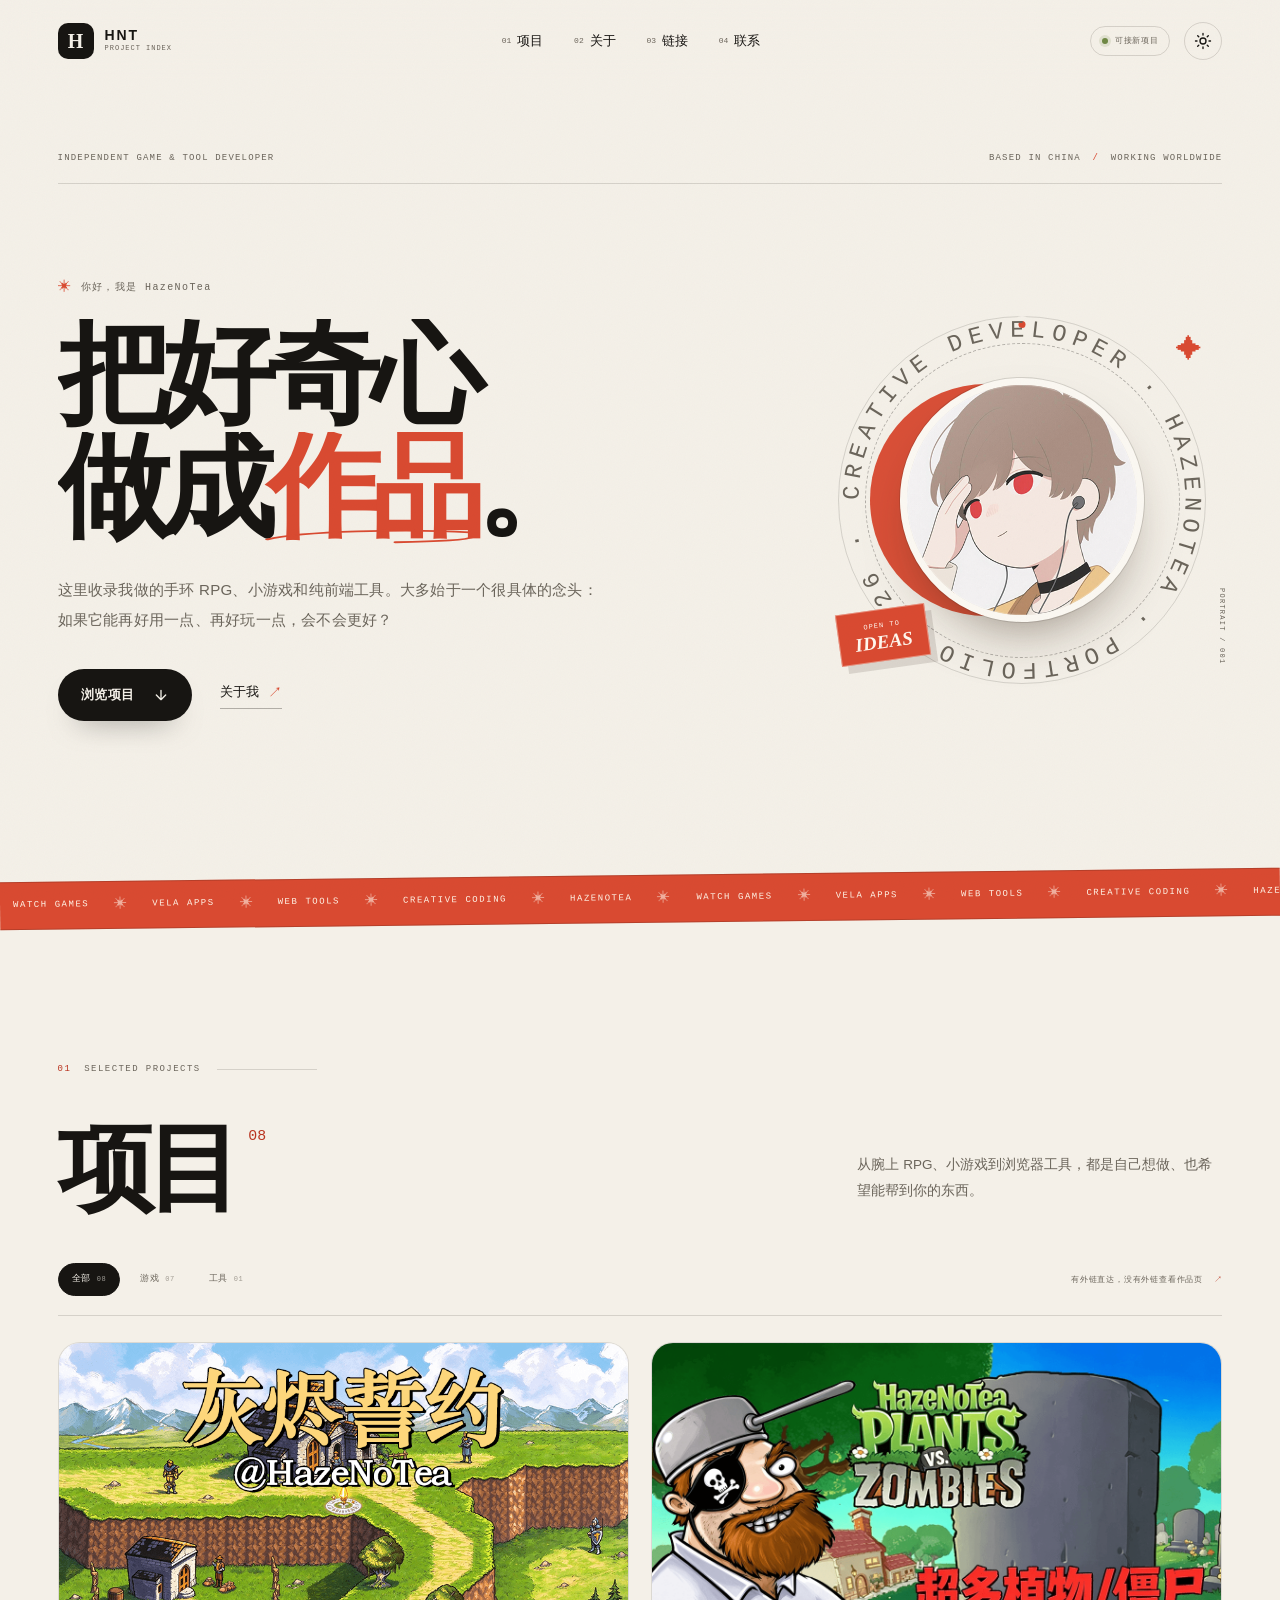
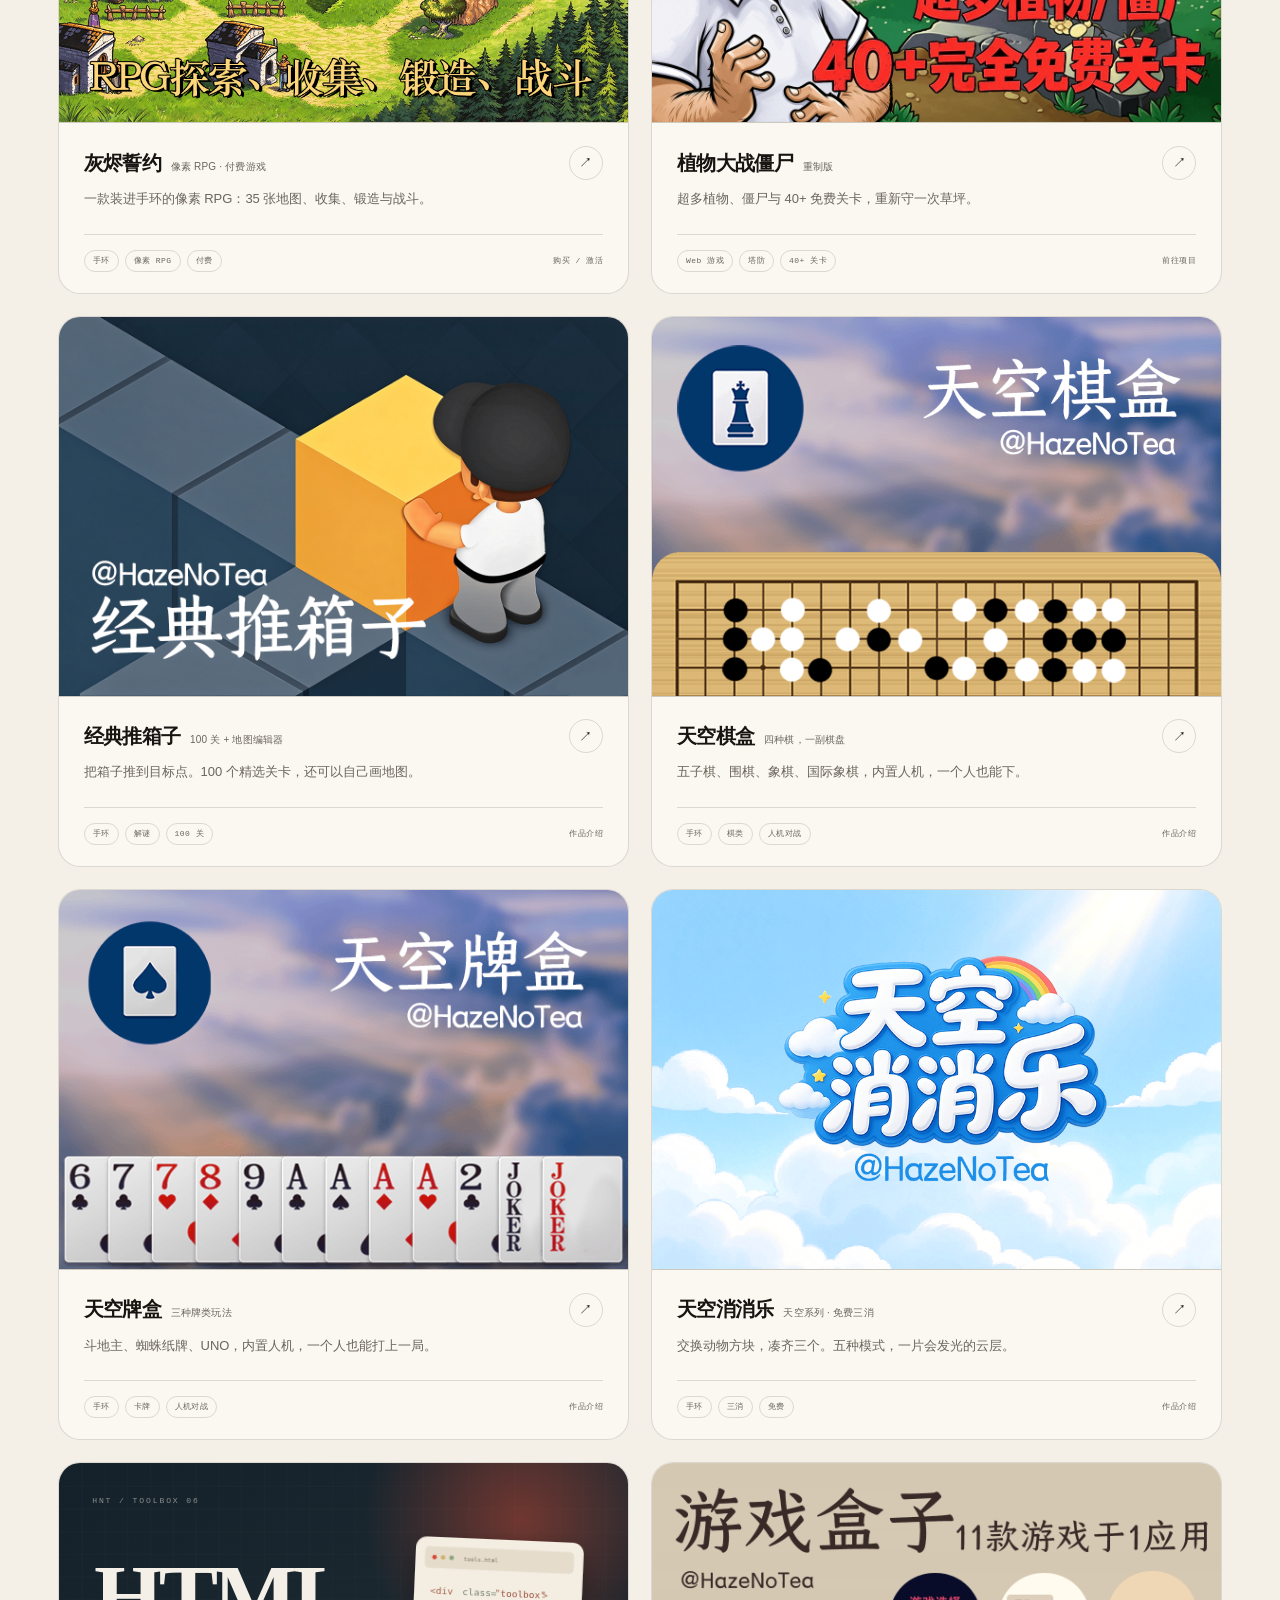
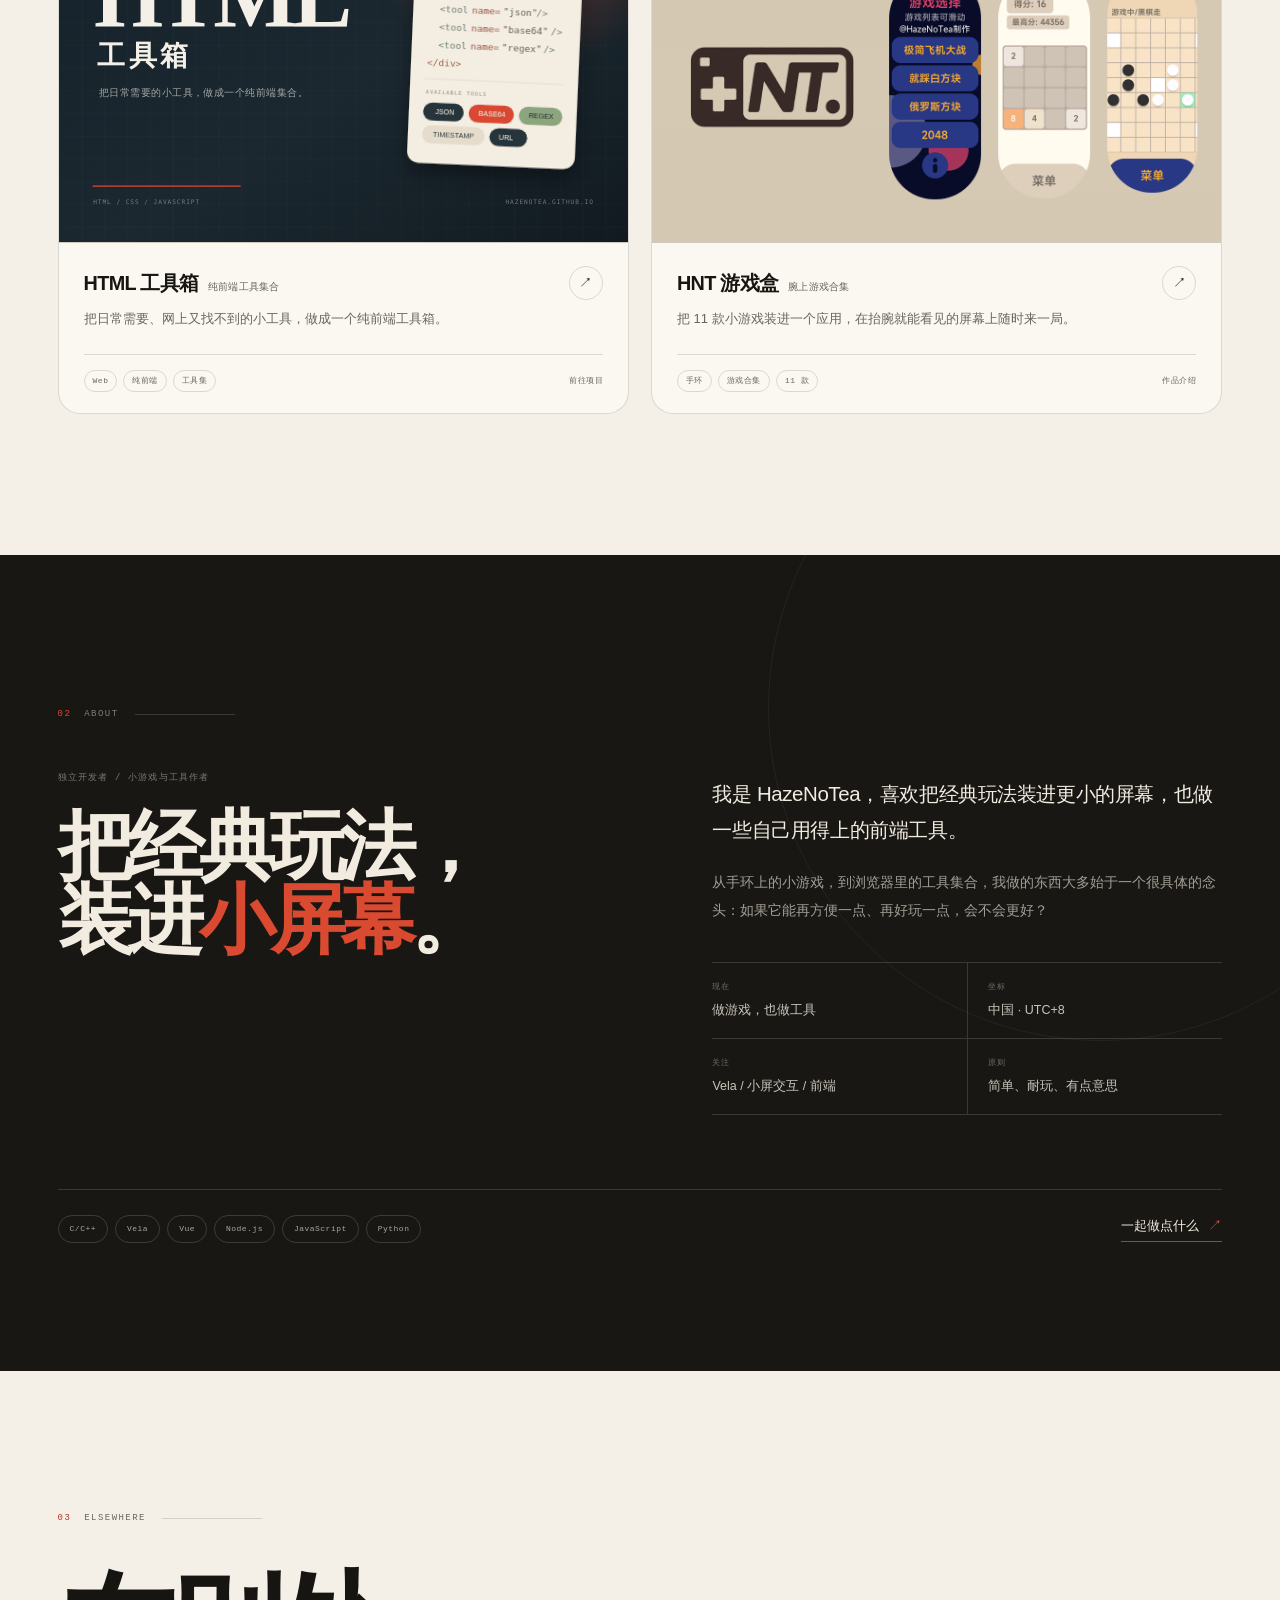
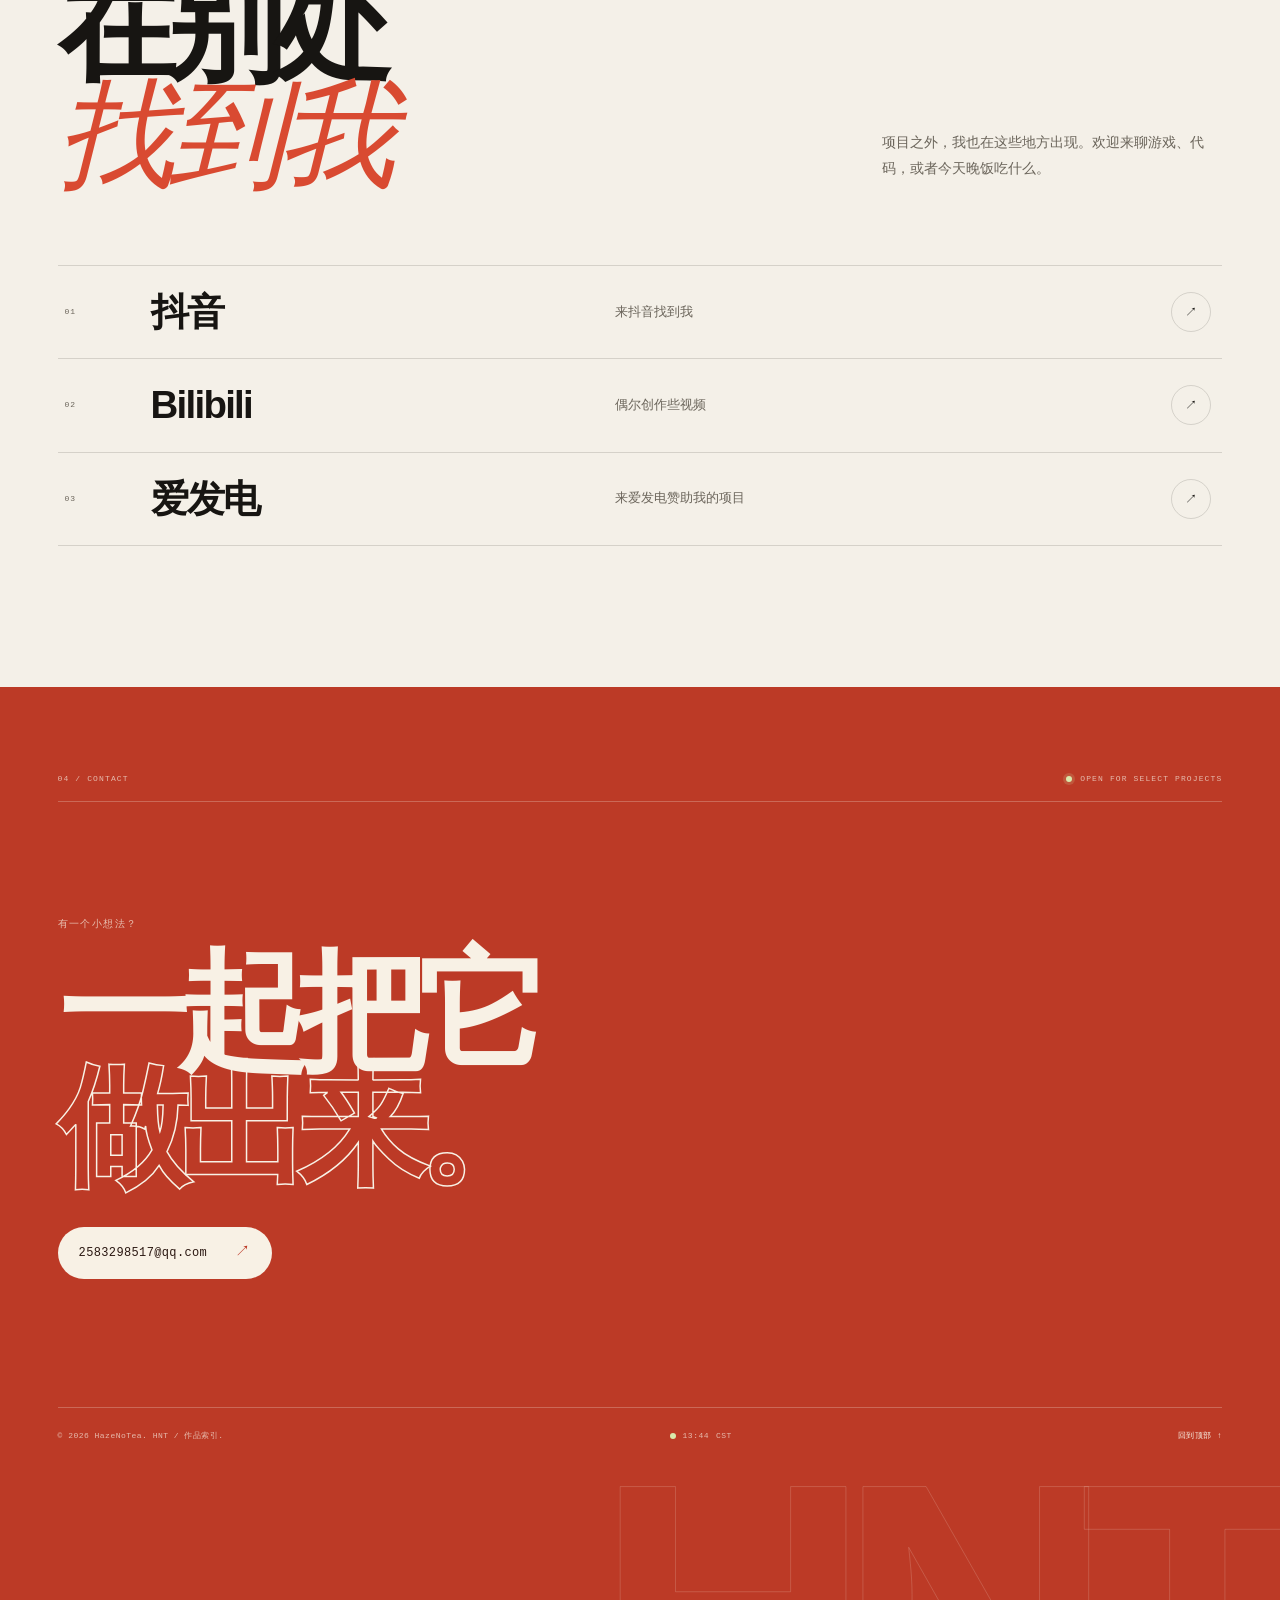
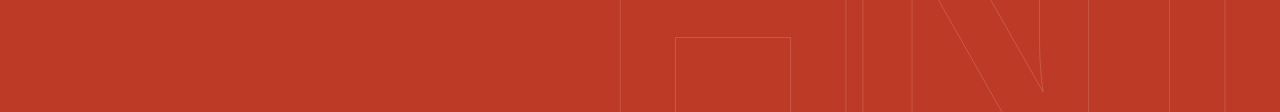
<file: index.html>
<!DOCTYPE html>
<html lang="zh-CN" data-theme="light">
<head>
  <meta charset="UTF-8">
  <meta name="viewport" content="width=device-width, initial-scale=1.0">
  <title>HazeNoTea — 独立开发者 · 项目索引</title>
  <meta name="description" content="HazeNoTea 的个人项目索引：手环 RPG、小游戏、重制游戏与纯前端工具。">
  <meta name="author" content="HazeNoTea">
  <meta name="color-scheme" content="light dark">
  <meta name="theme-color" content="#f4f0e8" id="theme-color">

  <meta property="og:type" content="website">
  <meta property="og:title" content="HazeNoTea — 独立开发者 · 项目索引">
  <meta property="og:description" content="手环 RPG、小游戏、重制游戏与纯前端工具。">
  <meta property="og:image" content="./common/logo.png">

  <link rel="icon" type="image/png" href="./common/logo.png">
  <link rel="preload" as="image" href="./common/logo.png">
  <link rel="stylesheet" href="./assets/css/style.css">

  <script>
    (function () {
      var theme = "light";
      var queryTheme = new URLSearchParams(window.location.search).get("theme");
      if (queryTheme === "light" || queryTheme === "dark") {
        theme = queryTheme;
      } else {
        try {
          var saved = localStorage.getItem("hnt-theme");
          theme = saved || (window.matchMedia("(prefers-color-scheme: dark)").matches ? "dark" : "light");
        } catch (error) {
          theme = window.matchMedia("(prefers-color-scheme: dark)").matches ? "dark" : "light";
        }
      }
      document.documentElement.dataset.theme = theme;
      document.documentElement.classList.add("js");
    })();
  </script>
</head>
<body>
  <a class="skip-link" href="#main">跳到主要内容</a>
  <div class="page-grain" aria-hidden="true"></div>

  <header class="site-header" id="site-header">
    <div class="container header-inner">
      <a class="brand" href="#top" aria-label="HNT，回到首页">
        <span class="brand-mark" aria-hidden="true">H</span>
        <span class="brand-text">
          <strong>HNT</strong>
          <small>PROJECT INDEX</small>
        </span>
      </a>

      <nav class="site-nav" id="site-nav" aria-label="主导航">
        <a href="#work"><span>01</span>项目</a>
        <a href="#about"><span>02</span>关于</a>
        <a href="#elsewhere"><span>03</span>链接</a>
        <a href="#contact"><span>04</span>联系</a>
        <div class="nav-foot">
          <p><span class="status-dot"></span>OPEN FOR SELECT PROJECTS</p>
          <a href="mailto:2583298517@qq.com">2583298517@qq.com <span aria-hidden="true">↗</span></a>
        </div>
      </nav>

      <div class="header-actions">
        <span class="availability"><span class="status-dot" aria-hidden="true"></span>可接新项目</span>
        <button class="icon-button theme-toggle" id="theme-toggle" type="button" aria-label="切换深色模式" aria-pressed="false">
          <svg class="icon-sun" width="18" height="18" viewBox="0 0 24 24" fill="none" stroke="currentColor" stroke-width="1.8" stroke-linecap="round" aria-hidden="true">
            <circle cx="12" cy="12" r="4"></circle>
            <path d="M12 2v2M12 20v2M4.93 4.93l1.42 1.42M17.66 17.66l1.41 1.41M2 12h2M20 12h2M4.93 19.07l1.42-1.42M17.66 6.34l1.41-1.41"></path>
          </svg>
          <svg class="icon-moon" width="18" height="18" viewBox="0 0 24 24" fill="none" stroke="currentColor" stroke-width="1.8" stroke-linecap="round" stroke-linejoin="round" aria-hidden="true">
            <path d="M21 12.79A9 9 0 1 1 11.21 3 7 7 0 0 0 21 12.79Z"></path>
          </svg>
        </button>
        <button class="menu-toggle" id="menu-toggle" type="button" aria-label="打开菜单" aria-expanded="false" aria-controls="site-nav">
          <span></span><span></span>
        </button>
      </div>
    </div>
  </header>

  <div class="nav-backdrop" id="nav-backdrop" aria-hidden="true"></div>

  <main id="main">
    <section class="hero" id="top" aria-labelledby="hero-title">
      <div class="container">
        <div class="hero-topline" data-reveal>
          <p>INDEPENDENT GAME &amp; TOOL DEVELOPER</p>
          <p>BASED IN CHINA <span aria-hidden="true">/</span> WORKING WORLDWIDE</p>
        </div>

        <div class="hero-grid">
          <div class="hero-copy">
            <p class="hero-kicker" data-reveal><span aria-hidden="true">✳</span> 你好，我是 HazeNoTea</p>
            <h1 class="hero-title" id="hero-title">
              <span class="title-line"><span>把好奇心</span></span>
              <span class="title-line"><span>做成<span class="accent-word">作品<svg viewBox="0 0 260 54" preserveAspectRatio="none" aria-hidden="true"><path d="M5 35C45 12 172 4 247 15C264 18 255 34 223 38C178 45 63 46 22 40"></path></svg></span>。</span></span>
            </h1>
            <p class="hero-intro" data-reveal>这里收录我做的手环 RPG、小游戏和纯前端工具。大多始于一个很具体的念头：如果它能再好用一点、再好玩一点，会不会更好？</p>
            <div class="hero-actions" data-reveal>
              <a class="button button--primary" href="#work">
                <span>浏览项目</span>
                <svg width="16" height="16" viewBox="0 0 24 24" fill="none" stroke="currentColor" stroke-width="2" stroke-linecap="round" stroke-linejoin="round" aria-hidden="true">
                  <path d="M12 5v14M19 12l-7 7-7-7"></path>
                </svg>
              </a>
              <a class="text-link" href="#about">关于我 <span aria-hidden="true">↗</span></a>
            </div>
          </div>

          <div class="hero-visual" data-reveal>
            <div class="portrait-halo" aria-hidden="true"></div>
            <svg class="orbit-text" viewBox="0 0 120 120" aria-hidden="true">
              <defs>
                <path id="orbit-path" d="M60,60 m-49,0 a49,49 0 1,1 98,0 a49,49 0 1,1 -98,0"></path>
              </defs>
              <text>
                <textPath href="#orbit-path">CREATIVE DEVELOPER · HAZENOTEA · PORTFOLIO 2026 · </textPath>
              </text>
            </svg>
            <div class="portrait-frame">
              <img src="./common/logo.png" width="400" height="400" alt="HazeNoTea 的头像" fetchpriority="high">
            </div>
            <div class="hero-sticker" aria-hidden="true">
              <span>OPEN TO</span>
              <strong>IDEAS</strong>
            </div>
            <span class="hero-annotation" aria-hidden="true">PORTRAIT / 001</span>
            <span class="hero-spark" aria-hidden="true">✦</span>
          </div>
        </div>

        <div class="hero-bottomline" data-reveal>
          <span class="scroll-cue"><i aria-hidden="true"></i>SCROLL TO EXPLORE</span>
          <span>01 <span aria-hidden="true">/</span> 04</span>
        </div>
      </div>
    </section>

    <div class="ticker" aria-hidden="true">
      <div class="ticker-track">
        <div class="ticker-group">
          <span>WATCH GAMES</span><i>✳</i><span>VELA APPS</span><i>✳</i><span>WEB TOOLS</span><i>✳</i><span>CREATIVE CODING</span><i>✳</i><span>HAZENOTEA</span><i>✳</i>
        </div>
        <div class="ticker-group">
          <span>WATCH GAMES</span><i>✳</i><span>VELA APPS</span><i>✳</i><span>WEB TOOLS</span><i>✳</i><span>CREATIVE CODING</span><i>✳</i><span>HAZENOTEA</span><i>✳</i>
        </div>
      </div>
    </div>

    <section class="work section" id="work" aria-labelledby="work-title">
      <div class="container">
        <div class="section-eyebrow" data-reveal>
          <span class="section-number">01</span>
          <span>SELECTED PROJECTS</span>
          <span class="eyebrow-line" aria-hidden="true"></span>
        </div>

        <div class="section-heading" data-reveal>
          <h2 id="work-title">项目<span class="heading-count">08</span></h2>
          <p>从腕上 RPG、小游戏到浏览器工具，都是自己想做、也希望能帮到你的东西。</p>
        </div>

        <div class="filter-row" data-reveal>
          <div class="filter-list" role="group" aria-label="按类别筛选项目">
            <button class="filter is-active" type="button" data-filter="all" aria-pressed="true" aria-controls="project-grid">全部 <span>08</span></button>
            <button class="filter" type="button" data-filter="game" aria-pressed="false" aria-controls="project-grid">游戏 <span>07</span></button>
            <button class="filter" type="button" data-filter="tool" aria-pressed="false" aria-controls="project-grid">工具 <span>01</span></button>
          </div>
          <p class="filter-note" aria-hidden="true">有外链直达，没有外链查看作品页 <span>↗</span></p>
        </div>
        <p class="sr-only" id="filter-status" aria-live="polite"></p>

        <div class="project-grid" id="project-grid">

          <a class="project-card" href="./post/ashen-oath.html" data-category="game" data-reveal aria-label="灰烬誓约，像素 RPG，查看作品介绍与激活入口">
            <div class="project-art project-art--image">
              <img class="project-cover" src="./common/post/灰烬誓约/大图.png" width="900" height="600" alt="灰烬誓约宣传图，像素风村庄、角色与游戏标题" loading="lazy" decoding="async">
            </div>
            <div class="project-info">
              <div class="project-title-row">
                <h3>灰烬誓约 <span>像素 RPG · 付费游戏</span></h3>
                <span class="card-arrow" aria-hidden="true">↗</span>
              </div>
              <p>一款装进手环的像素 RPG：35 张地图、收集、锻造与战斗。</p>
              <div class="project-meta">
                <ul class="tag-list"><li>手环</li><li>像素 RPG</li><li>付费</li></ul>
                <span>购买 / 激活</span>
              </div>
            </div>
          </a>

          <a class="project-card" href="https://hazenotea.github.io/HNT-PVZ/" target="_blank" rel="noopener noreferrer" data-category="game" data-reveal aria-label="植物大战僵尸重制版，在新窗口打开">
            <div class="project-art project-art--image">
              <img class="project-cover" src="./common/post/植物大战僵尸重制版/大图1200x800.png" width="1200" height="800" alt="植物大战僵尸重制版宣传图，僵尸和植物大战的标题画面" loading="lazy" decoding="async">
            </div>
            <div class="project-info">
              <div class="project-title-row">
                <h3>植物大战僵尸 <span>重制版</span></h3>
                <span class="card-arrow" aria-hidden="true">↗</span>
              </div>
              <p>超多植物、僵尸与 40+ 免费关卡，重新守一次草坪。</p>
              <div class="project-meta">
                <ul class="tag-list"><li>Web 游戏</li><li>塔防</li><li>40+ 关卡</li></ul>
                <span>前往项目</span>
              </div>
            </div>
          </a>

          <a class="project-card" href="./post/sokoban.html" data-category="game" data-reveal aria-label="经典推箱子，查看作品介绍">
            <div class="project-art project-art--image">
              <img class="project-cover" src="./common/post/推箱子/大图.png" width="1200" height="800" alt="经典推箱子宣传图，角色正在推动一个黄色箱子" loading="lazy" decoding="async">
            </div>
            <div class="project-info">
              <div class="project-title-row">
                <h3>经典推箱子 <span>100 关 + 地图编辑器</span></h3>
                <span class="card-arrow" aria-hidden="true">↗</span>
              </div>
              <p>把箱子推到目标点。100 个精选关卡，还可以自己画地图。</p>
              <div class="project-meta">
                <ul class="tag-list"><li>手环</li><li>解谜</li><li>100 关</li></ul>
                <span>作品介绍</span>
              </div>
            </div>
          </a>

          <a class="project-card" href="./post/sky-chess.html" data-category="game" data-reveal aria-label="天空棋盒，查看作品介绍">
            <div class="project-art project-art--image">
              <img class="project-cover" src="./common/post/天空棋盒/大图.png" width="750" height="500" alt="天空棋盒宣传图，云层背景上的五子棋棋盘" loading="lazy" decoding="async">
            </div>
            <div class="project-info">
              <div class="project-title-row">
                <h3>天空棋盒 <span>四种棋，一副棋盘</span></h3>
                <span class="card-arrow" aria-hidden="true">↗</span>
              </div>
              <p>五子棋、围棋、象棋、国际象棋，内置人机，一个人也能下。</p>
              <div class="project-meta">
                <ul class="tag-list"><li>手环</li><li>棋类</li><li>人机对战</li></ul>
                <span>作品介绍</span>
              </div>
            </div>
          </a>

          <a class="project-card" href="./post/sky-cards.html" data-category="game" data-reveal aria-label="天空牌盒，查看作品介绍">
            <div class="project-art project-art--image">
              <img class="project-cover" src="./common/post/天空牌盒/大图.png" width="600" height="400" alt="天空牌盒宣传图，云层背景上的一排扑克牌" loading="lazy" decoding="async">
            </div>
            <div class="project-info">
              <div class="project-title-row">
                <h3>天空牌盒 <span>三种牌类玩法</span></h3>
                <span class="card-arrow" aria-hidden="true">↗</span>
              </div>
              <p>斗地主、蜘蛛纸牌、UNO，内置人机，一个人也能打上一局。</p>
              <div class="project-meta">
                <ul class="tag-list"><li>手环</li><li>卡牌</li><li>人机对战</li></ul>
                <span>作品介绍</span>
              </div>
            </div>
          </a>

          <a class="project-card" href="./post/sky-match.html" data-category="game" data-reveal aria-label="天空消消乐，天空系列的免费三消游戏，查看作品介绍">
            <div class="project-art project-art--image">
              <img class="project-cover" src="./common/post/天空消消乐/大图.png" width="900" height="600" alt="天空消消乐宣传图，云层背景上的游戏标题" loading="lazy" decoding="async">
            </div>
            <div class="project-info">
              <div class="project-title-row">
                <h3>天空消消乐 <span>天空系列 · 免费三消</span></h3>
                <span class="card-arrow" aria-hidden="true">↗</span>
              </div>
              <p>交换动物方块，凑齐三个。五种模式，一片会发光的云层。</p>
              <div class="project-meta">
                <ul class="tag-list"><li>手环</li><li>三消</li><li>免费</li></ul>
                <span>作品介绍</span>
              </div>
            </div>
          </a>

          <a class="project-card" href="https://hazenotea.github.io/HTML-ToolBox/" target="_blank" rel="noopener noreferrer" data-category="tool" data-reveal aria-label="HTML 工具箱，在新窗口打开">
            <div class="project-art project-art--image">
              <img class="project-cover" src="./common/post/HTML工具箱/cover.svg" width="1200" height="800" alt="HTML 工具箱封面，深色代码窗口和工具标签" loading="lazy" decoding="async">
            </div>
            <div class="project-info">
              <div class="project-title-row">
                <h3>HTML 工具箱 <span>纯前端工具集合</span></h3>
                <span class="card-arrow" aria-hidden="true">↗</span>
              </div>
              <p>把日常需要、网上又找不到的小工具，做成一个纯前端工具箱。</p>
              <div class="project-meta">
                <ul class="tag-list"><li>Web</li><li>纯前端</li><li>工具集</li></ul>
                <span>前往项目</span>
              </div>
            </div>
          </a>

          <a class="project-card" href="./post/hnt-gamebox.html" data-category="game" data-reveal aria-label="HNT 游戏盒，腕上游戏合集，查看作品介绍">
            <div class="project-art project-art--image">
              <img class="project-cover" src="./common/post/HNT游戏盒/大图.png" width="1200" height="800" alt="HNT 游戏盒宣传图，展示手环上的游戏选择、2048 和五子棋界面" loading="lazy" decoding="async">
            </div>
            <div class="project-info">
              <div class="project-title-row">
                <h3>HNT 游戏盒 <span>腕上游戏合集</span></h3>
                <span class="card-arrow" aria-hidden="true">↗</span>
              </div>
              <p>把 11 款小游戏装进一个应用，在抬腕就能看见的屏幕上随时来一局。</p>
              <div class="project-meta">
                <ul class="tag-list"><li>手环</li><li>游戏合集</li><li>11 款</li></ul>
                <span>作品介绍</span>
              </div>
            </div>
          </a>

        </div>
      </div>
    </section>

    <section class="about" id="about" aria-labelledby="about-title">
      <div class="container">
        <div class="section-eyebrow section-eyebrow--light" data-reveal>
          <span class="section-number">02</span>
          <span>ABOUT</span>
          <span class="eyebrow-line" aria-hidden="true"></span>
        </div>

        <div class="about-grid">
          <div class="about-heading" data-reveal>
            <p class="about-kicker">独立开发者 / 小游戏与工具作者</p>
            <h2 id="about-title">把经典玩法，<br>装进<span>小屏幕</span>。</h2>
          </div>
          <div class="about-copy" data-reveal>
            <p class="about-lead">我是 HazeNoTea，喜欢把经典玩法装进更小的屏幕，也做一些自己用得上的前端工具。</p>
            <p>从手环上的小游戏，到浏览器里的工具集合，我做的东西大多始于一个很具体的念头：如果它能再方便一点、再好玩一点，会不会更好？</p>
            <dl class="about-facts">
              <div>
                <dt>现在</dt>
                <dd>做游戏，也做工具</dd>
              </div>
              <div>
                <dt>坐标</dt>
                <dd>中国 · UTC+8</dd>
              </div>
              <div>
                <dt>关注</dt>
                <dd>Vela / 小屏交互 / 前端</dd>
              </div>
              <div>
                <dt>原则</dt>
                <dd>简单、耐玩、有点意思</dd>
              </div>
            </dl>
          </div>
        </div>

        <div class="about-footer" data-reveal>
          <ul class="skill-list" aria-label="常用技术">
            <li>C/C++</li>
            <li>Vela</li>
            <li>Vue</li>
            <li>Node.js</li>
            <li>JavaScript</li>
            <li>Python</li>
          </ul>
          <a class="text-link text-link--light" href="#contact">一起做点什么 <span aria-hidden="true">↗</span></a>
        </div>
      </div>
    </section>

    <section class="elsewhere section" id="elsewhere" aria-labelledby="elsewhere-title">
      <div class="container">
        <div class="section-eyebrow" data-reveal>
          <span class="section-number">03</span>
          <span>ELSEWHERE</span>
          <span class="eyebrow-line" aria-hidden="true"></span>
        </div>

        <div class="elsewhere-heading" data-reveal>
          <h2 id="elsewhere-title">在别处<br><em>找到我</em></h2>
          <p>项目之外，我也在这些地方出现。欢迎来聊游戏、代码，或者今天晚饭吃什么。</p>
        </div>

        <div class="link-list" data-reveal>
          <a class="link-row" href="https://v.douyin.com/YMtK5kUFadY/" target="_blank" rel="noopener noreferrer">
            <span class="link-num">01</span>
            <span class="link-name">抖音</span>
            <span class="link-desc">来抖音找到我</span>
            <span class="link-arrow" aria-hidden="true">↗</span>
          </a>
          <a class="link-row" href="https://space.bilibili.com/364345419" target="_blank" rel="noopener noreferrer">
            <span class="link-num">02</span>
            <span class="link-name">Bilibili</span>
            <span class="link-desc">偶尔创作些视频</span>
            <span class="link-arrow" aria-hidden="true">↗</span>
          </a>
          <a class="link-row" href="https://afdian.com/a/HazeNoTea" target="_blank" rel="noopener noreferrer">
            <span class="link-num">03</span>
            <span class="link-name">爱发电</span>
            <span class="link-desc">来爱发电赞助我的项目</span>
            <span class="link-arrow" aria-hidden="true">↗</span>
          </a>
        </div>
      </div>
    </section>

    <section class="contact" id="contact" aria-labelledby="contact-title">
      <div class="container">
        <div class="contact-topline" data-reveal>
          <span>04 / CONTACT</span>
          <span><span class="status-dot" aria-hidden="true"></span>OPEN FOR SELECT PROJECTS</span>
        </div>

        <div class="contact-main" data-reveal>
          <p class="contact-kicker">有一个小想法？</p>
          <h2 id="contact-title">一起把它<br><span>做出来。</span></h2>
          <a class="contact-email" href="mailto:2583298517@qq.com">2583298517@qq.com <span aria-hidden="true">↗</span></a>
        </div>

        <footer class="site-footer">
          <p>© <span id="year">2026</span> HazeNoTea. HNT / 作品索引.</p>
          <p class="footer-time"><span class="status-dot" aria-hidden="true"></span><span id="local-time">--:--</span> CST</p>
          <a href="#top">回到顶部 <span aria-hidden="true">↑</span></a>
        </footer>
      </div>
      <span class="footer-wordmark" aria-hidden="true">HNT</span>
    </section>
  </main>

  <noscript>
    <p class="noscript">启用 JavaScript 后可使用分类筛选和深浅色切换；所有项目链接仍可正常访问。</p>
  </noscript>

  <script src="./assets/js/main.js" defer></script>
</body>
</html>
</file>
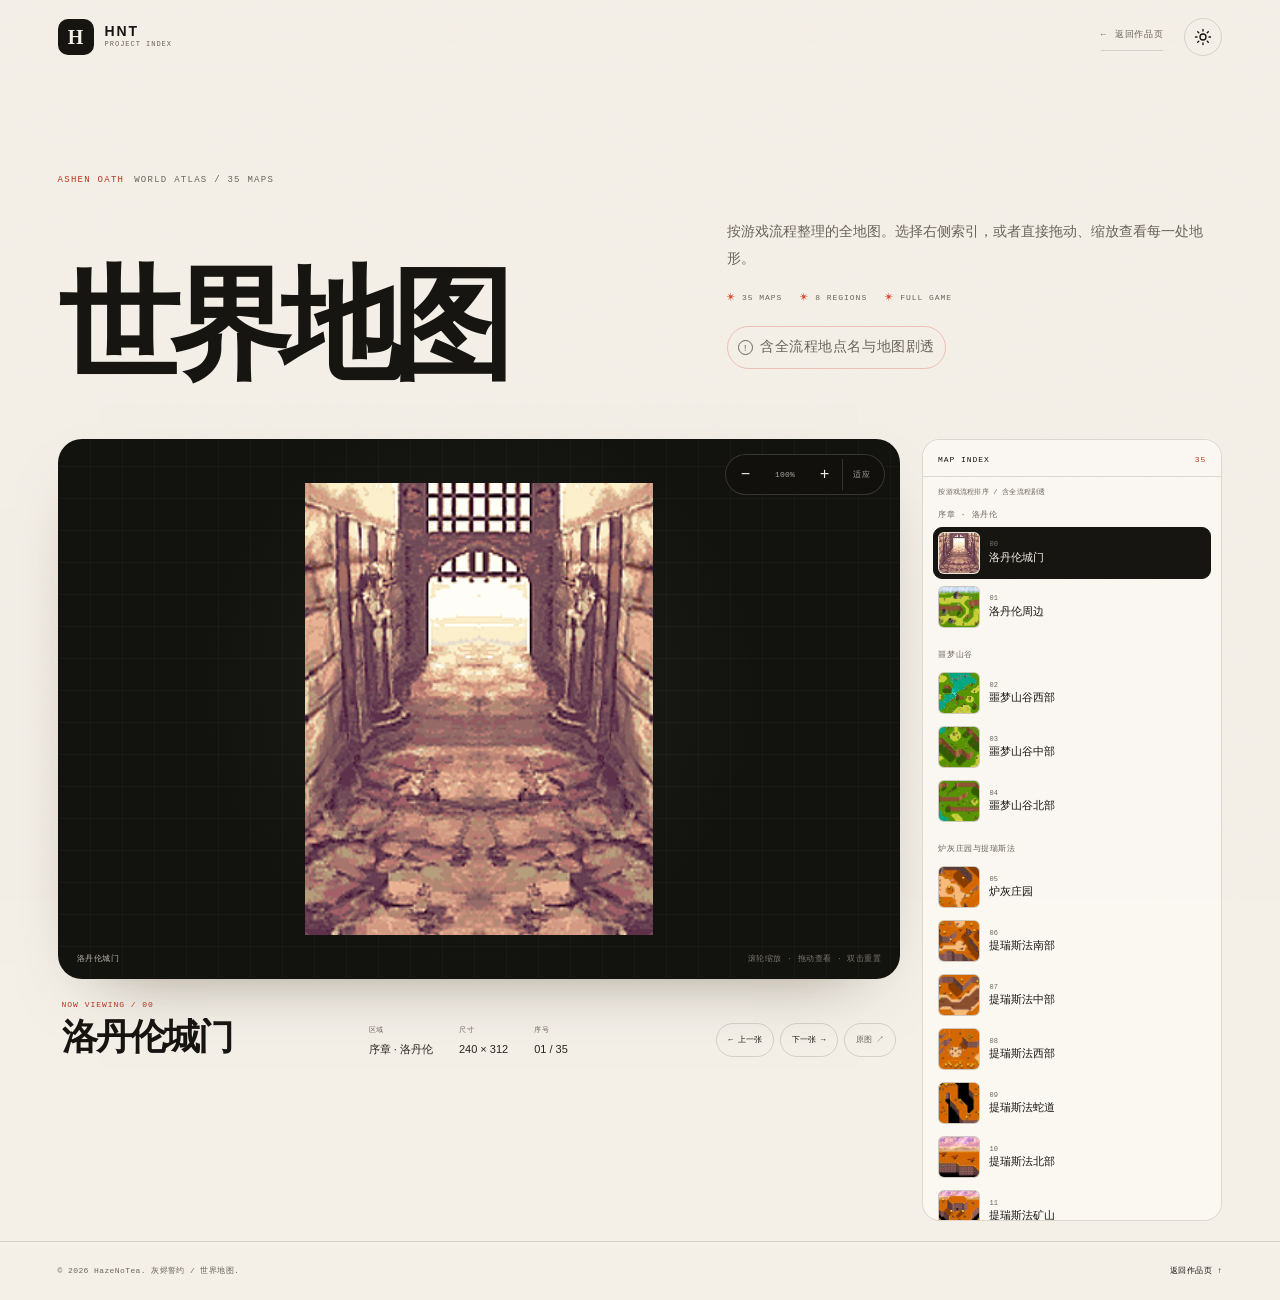
<file: post/ashen-oath-map.html>
<!DOCTYPE html>
<html lang="zh-CN" data-theme="light">
<head>
  <meta charset="UTF-8">
  <meta name="viewport" content="width=device-width, initial-scale=1.0">
  <title>灰烬誓约 · 世界地图 — HazeNoTea</title>
  <meta name="description" content="《灰烬誓约》全流程地图浏览：35 张游戏内地图，支持缩放、拖动和逐张查看。">
  <meta name="author" content="HazeNoTea">
  <meta name="color-scheme" content="light dark">
  <meta name="theme-color" content="#f4f0e8" id="theme-color">
  <meta property="og:title" content="灰烬誓约 · 世界地图 — HazeNoTea">
  <meta property="og:description" content="35 张《灰烬誓约》游戏内地图，支持缩放与拖动浏览。">

  <link rel="icon" type="image/png" href="../common/logo.png">
  <link rel="stylesheet" href="../assets/css/style.css">
  <link rel="stylesheet" href="../assets/css/post.css">
  <link rel="stylesheet" href="../assets/css/ashen-map.css">
  <script>
    (function () {
      var theme = "light";
      var queryTheme = new URLSearchParams(window.location.search).get("theme");
      if (queryTheme === "light" || queryTheme === "dark") {
        theme = queryTheme;
      } else {
        try {
          var saved = localStorage.getItem("hnt-theme");
          theme = saved || (window.matchMedia("(prefers-color-scheme: dark)").matches ? "dark" : "light");
        } catch (error) {
          theme = window.matchMedia("(prefers-color-scheme: dark)").matches ? "dark" : "light";
        }
      }
      document.documentElement.dataset.theme = theme;
      document.documentElement.classList.add("js");
    })();
  </script>
</head>
<body class="post-page map-page">
  <a class="skip-link" href="#main">跳到主要内容</a>
  <div class="page-grain" aria-hidden="true"></div>

  <header class="site-header post-site-header" id="site-header">
    <div class="container header-inner">
      <a class="brand" href="../index.html" aria-label="HNT，返回首页">
        <span class="brand-mark" aria-hidden="true">H</span>
        <span class="brand-text">
          <strong>HNT</strong>
          <small>PROJECT INDEX</small>
        </span>
      </a>
      <a class="post-back" href="./ashen-oath.html"><span aria-hidden="true">←</span> 返回作品页</a>
      <div class="header-actions">
        <button class="icon-button theme-toggle" id="theme-toggle" type="button" aria-label="切换深色模式" aria-pressed="false">
          <svg class="icon-sun" width="18" height="18" viewBox="0 0 24 24" fill="none" stroke="currentColor" stroke-width="1.8" stroke-linecap="round" aria-hidden="true">
            <circle cx="12" cy="12" r="4"></circle>
            <path d="M12 2v2M12 20v2M4.93 4.93l1.42 1.42M17.66 17.66l1.41 1.41M2 12h2M20 12h2M4.93 19.07l1.42-1.42M17.66 6.34l1.41-1.41"></path>
          </svg>
          <svg class="icon-moon" width="18" height="18" viewBox="0 0 24 24" fill="none" stroke="currentColor" stroke-width="1.8" stroke-linecap="round" stroke-linejoin="round" aria-hidden="true">
            <path d="M21 12.79A9 9 0 1 1 11.21 3 7 7 0 0 0 21 12.79Z"></path>
          </svg>
        </button>
      </div>
    </div>
  </header>

  <main id="main">
    <header class="map-hero" data-reveal>
      <p class="post-kicker"><span>ASHEN OATH</span> WORLD ATLAS / 35 MAPS</p>
      <div class="map-hero-grid">
        <h1>世界地图</h1>
        <div class="map-hero-copy">
          <p>按游戏流程整理的全地图。选择右侧索引，或者直接拖动、缩放查看每一处地形。</p>
          <div class="map-facts">
            <span>35 MAPS</span>
            <span>8 REGIONS</span>
            <span>FULL GAME</span>
          </div>
          <p class="map-spoiler"><span aria-hidden="true">!</span> 含全流程地点名与地图剧透</p>
        </div>
      </div>
    </header>

    <section class="map-browser" aria-label="《灰烬誓约》地图浏览器" data-reveal>
      <div class="map-viewer">
        <div class="map-stage">
          <div class="map-toolbar" role="group" aria-label="地图缩放">
            <button id="map-zoom-out" type="button" aria-label="缩小地图">−</button>
            <span class="map-zoom" id="map-zoom">100%</span>
            <button id="map-zoom-in" type="button" aria-label="放大地图">+</button>
            <button class="map-reset" id="map-reset" type="button">适应</button>
          </div>
          <div class="map-canvas" id="map-canvas" tabindex="0" role="region" aria-label="地图查看区域，可拖动，方向键切换地图，加减号缩放">
            <img id="map-image" class="is-loaded" src="../common/post/灰烬誓约/maps/map00.png" width="240" height="312" alt="洛丹伦城门地图" draggable="false">
          </div>
          <div class="map-stage-foot">
            <span class="name" id="map-stage-name">洛丹伦城门</span>
            <span class="hint">滚轮缩放 · 拖动查看 · 双击重置</span>
          </div>
        </div>

        <div class="map-details">
          <div>
            <span class="map-detail-label">NOW VIEWING / <span id="map-current-code">00</span></span>
            <h2 id="map-title">洛丹伦城门</h2>
          </div>
          <dl class="map-detail-meta">
            <div><dt>区域</dt><dd id="map-group">序章 · 洛丹伦</dd></div>
            <div><dt>尺寸</dt><dd id="map-size">240 × 312</dd></div>
            <div><dt>序号</dt><dd id="map-counter">01 / 35</dd></div>
          </dl>
          <div class="map-actions">
            <button class="map-action" id="map-prev" type="button">← 上一张</button>
            <button class="map-action" id="map-next" type="button">下一张 →</button>
            <a class="map-action map-original" id="map-original" href="../common/post/灰烬誓约/maps/map00.png" target="_blank" rel="noopener noreferrer">原图 ↗</a>
          </div>
        </div>
      </div>

      <aside class="map-rail" id="map-rail" aria-label="地图索引">
        <div class="map-rail-head"><span>MAP INDEX</span><span>35</span></div>
        <p class="map-rail-note">按游戏流程排序 / 含全流程剧透</p>
        <div class="map-groups" id="map-list"></div>
      </aside>
    </section>
  </main>

  <noscript>
    <p class="noscript">启用 JavaScript 后才能使用地图索引与缩放浏览。</p>
  </noscript>

  <footer class="post-footer">
    <div class="container post-footer-inner">
      <p>© <span id="year">2026</span> HazeNoTea. 灰烬誓约 / 世界地图.</p>
      <a href="./ashen-oath.html">返回作品页 <span aria-hidden="true">↑</span></a>
    </div>
  </footer>

  <script src="../assets/js/ashen-maps.js" defer></script>
  <script src="../assets/js/main.js" defer></script>
  <script src="../assets/js/ashen-map.js" defer></script>
</body>
</html>
</file>
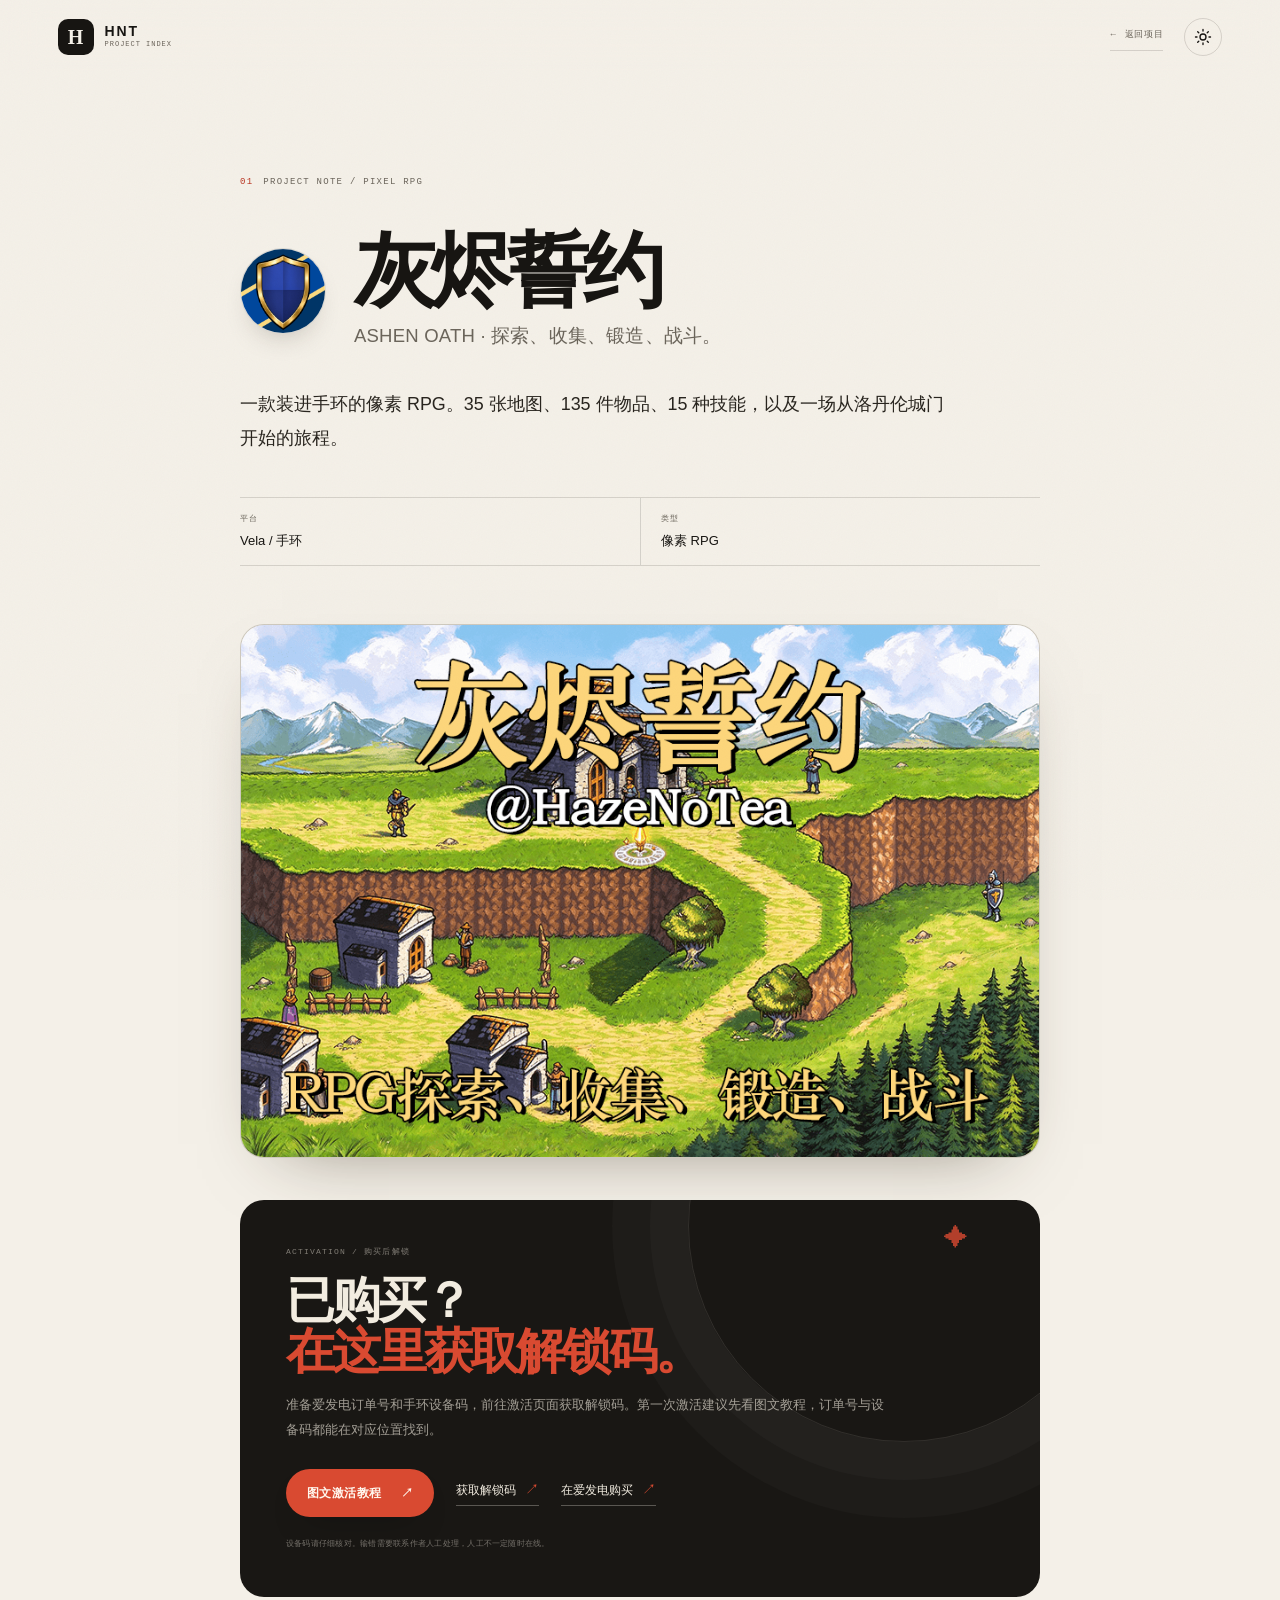
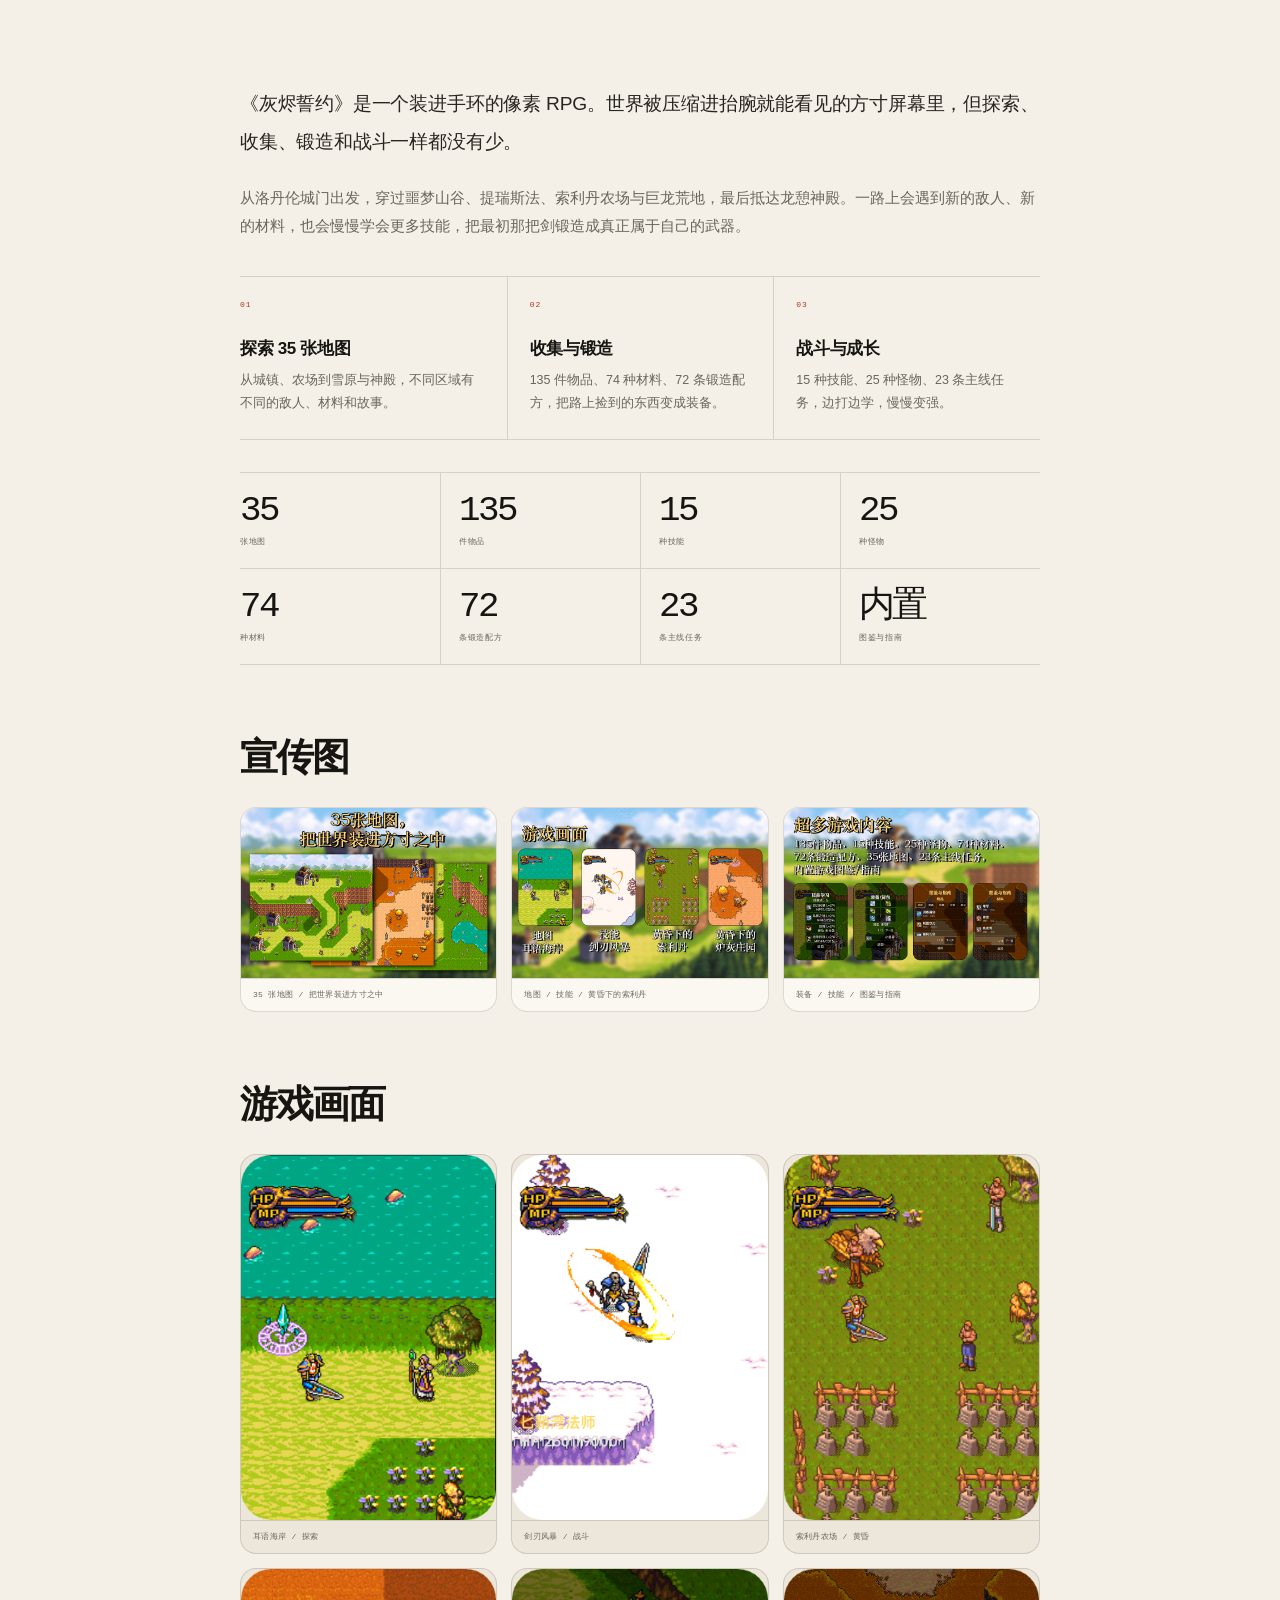
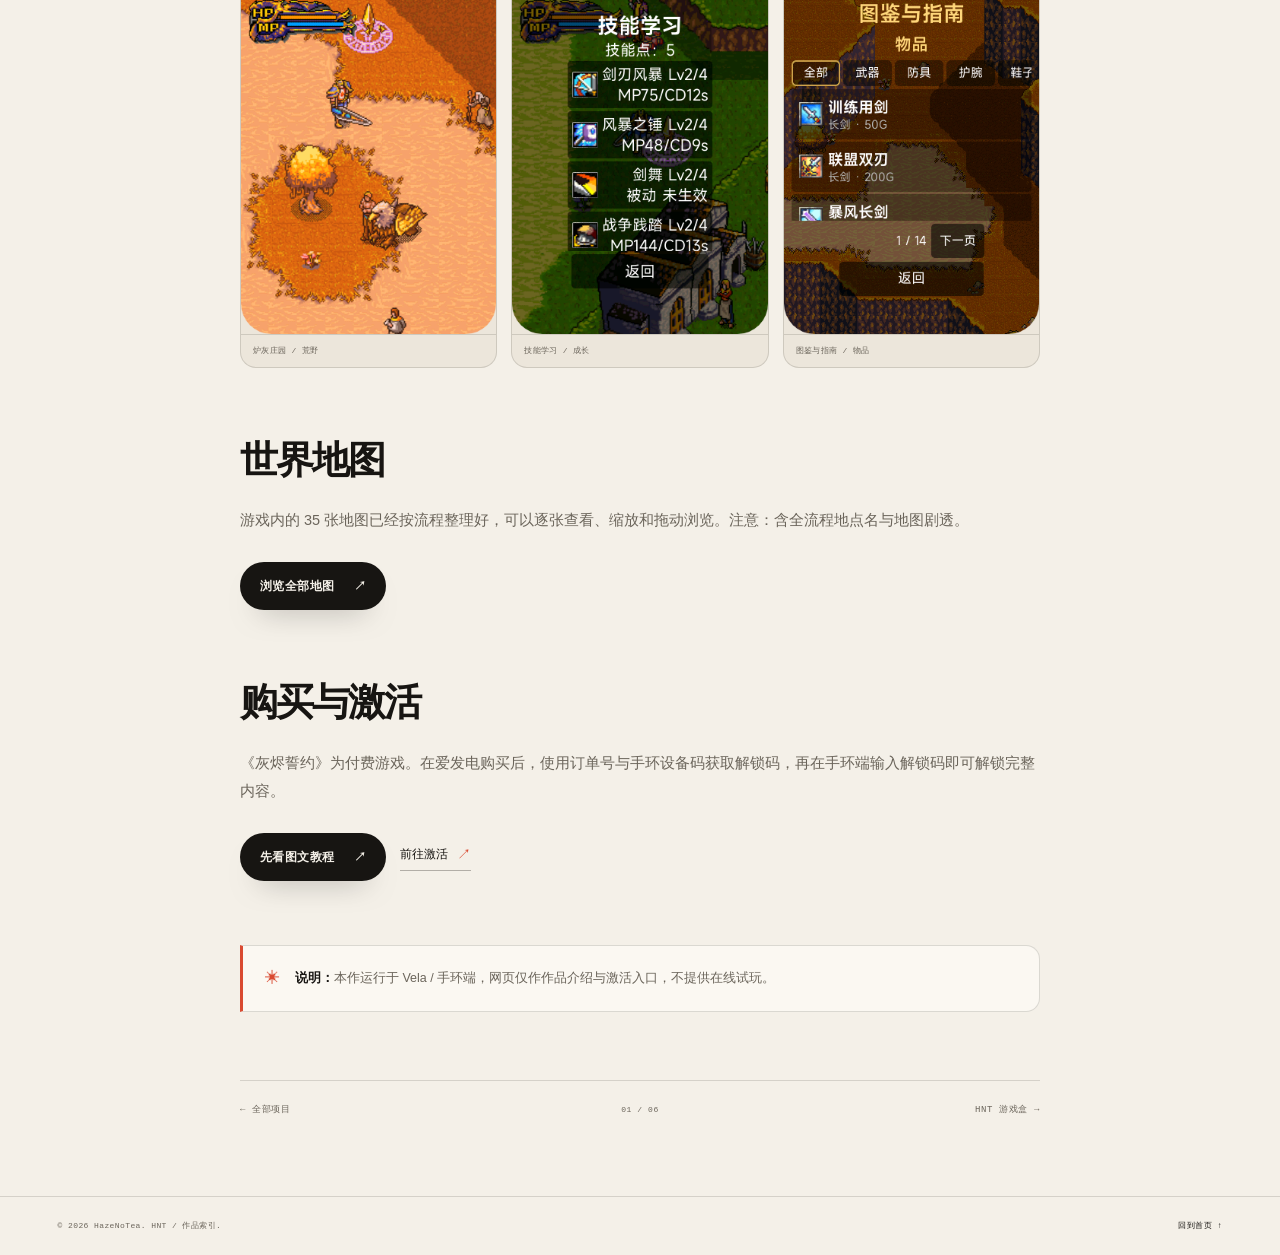
<file: post/ashen-oath.html>
<!DOCTYPE html>
<html lang="zh-CN" data-theme="light">
<head>
  <meta charset="UTF-8">
  <meta name="viewport" content="width=device-width, initial-scale=1.0">
  <title>灰烬誓约 — HazeNoTea</title>
  <meta name="description" content="《灰烬誓约》Ashen Oath：一款装进手环的像素 RPG。35 张地图、135 件物品、15 种技能与一场从洛丹伦城门开始的旅程。">
  <meta name="author" content="HazeNoTea">
  <meta name="color-scheme" content="light dark">
  <meta name="theme-color" content="#f4f0e8" id="theme-color">
  <meta property="og:type" content="article">
  <meta property="og:title" content="灰烬誓约 — HazeNoTea">
  <meta property="og:description" content="一款装进手环的像素 RPG。探索、收集、锻造与战斗，以及完整的购买激活入口。">

  <link rel="icon" type="image/png" href="../common/logo.png">
  <link rel="stylesheet" href="../assets/css/style.css">
  <link rel="stylesheet" href="../assets/css/post.css">
  <link rel="stylesheet" href="../assets/css/ashen-oath.css">
  <script>
    (function () {
      var theme = "light";
      var queryTheme = new URLSearchParams(window.location.search).get("theme");
      if (queryTheme === "light" || queryTheme === "dark") {
        theme = queryTheme;
      } else {
        try {
          var saved = localStorage.getItem("hnt-theme");
          theme = saved || (window.matchMedia("(prefers-color-scheme: dark)").matches ? "dark" : "light");
        } catch (error) {
          theme = window.matchMedia("(prefers-color-scheme: dark)").matches ? "dark" : "light";
        }
      }
      document.documentElement.dataset.theme = theme;
      document.documentElement.classList.add("js");
    })();
  </script>
</head>
<body class="post-page">
  <a class="skip-link" href="#main">跳到主要内容</a>
  <div class="page-grain" aria-hidden="true"></div>

  <header class="site-header post-site-header" id="site-header">
    <div class="container header-inner">
      <a class="brand" href="../index.html" aria-label="HNT，返回首页">
        <span class="brand-mark" aria-hidden="true">H</span>
        <span class="brand-text">
          <strong>HNT</strong>
          <small>PROJECT INDEX</small>
        </span>
      </a>
      <a class="post-back" href="../index.html#work"><span aria-hidden="true">←</span> 返回项目</a>
      <div class="header-actions">
        <button class="icon-button theme-toggle" id="theme-toggle" type="button" aria-label="切换深色模式" aria-pressed="false">
          <svg class="icon-sun" width="18" height="18" viewBox="0 0 24 24" fill="none" stroke="currentColor" stroke-width="1.8" stroke-linecap="round" aria-hidden="true">
            <circle cx="12" cy="12" r="4"></circle>
            <path d="M12 2v2M12 20v2M4.93 4.93l1.42 1.42M17.66 17.66l1.41 1.41M2 12h2M20 12h2M4.93 19.07l1.42-1.42M17.66 6.34l1.41-1.41"></path>
          </svg>
          <svg class="icon-moon" width="18" height="18" viewBox="0 0 24 24" fill="none" stroke="currentColor" stroke-width="1.8" stroke-linecap="round" stroke-linejoin="round" aria-hidden="true">
            <path d="M21 12.79A9 9 0 1 1 11.21 3 7 7 0 0 0 21 12.79Z"></path>
          </svg>
        </button>
      </div>
    </div>
  </header>

  <main id="main">
    <article>
      <header class="post-hero container" data-reveal>
        <p class="post-kicker"><span>01</span> PROJECT NOTE / PIXEL RPG</p>
        <div class="post-heading">
          <div class="post-title-row">
            <div class="post-logo">
              <img src="../common/post/灰烬誓约/高清LOGO.png" width="500" height="500" alt="灰烬誓约图标">
            </div>
            <h1>灰烬誓约 <span>ASHEN OATH · 探索、收集、锻造、战斗。</span></h1>
          </div>
        </div>
        <p class="post-summary">一款装进手环的像素 RPG。35 张地图、135 件物品、15 种技能，以及一场从洛丹伦城门开始的旅程。</p>
        <dl class="post-meta">
          <div><dt>平台</dt><dd>Vela / 手环</dd></div>
          <div><dt>类型</dt><dd>像素 RPG</dd></div>
          <!--<div><dt>状态</dt><dd>付费游戏 / 需激活</dd></div>-->
        </dl>

        <!--<div class="post-actions">
          <a class="button button--primary" href="../pages/activate/activate.html?game=com.hazenotea.ashenoath.watch" target="_blank" rel="noopener noreferrer">
            <span>获取解锁码</span>
            <span aria-hidden="true">↗</span>
          </a>
          <a class="text-link" href="./ashen-oath-activation.html">查看激活教程 <span aria-hidden="true">↗</span></a>
        </div>-->
      </header>

      <figure class="post-cover container" data-reveal>
        <img src="../common/post/灰烬誓约/大图.png" width="900" height="600" alt="灰烬誓约宣传图，像素风村庄与游戏标题">
      </figure>

      <div class="ashen-activation-wrap" data-reveal>
        <section class="activation-panel" aria-labelledby="activation-title">
          <p class="activation-panel__eyebrow">ACTIVATION / 购买后解锁</p>
          <h2 id="activation-title">已购买？<br><span>在这里获取解锁码。</span></h2>
          <p class="activation-panel__copy">准备爱发电订单号和手环设备码，前往激活页面获取解锁码。第一次激活建议先看图文教程，订单号与设备码都能在对应位置找到。</p>
          <div class="activation-panel__actions">
            <a class="button button--primary" href="./ashen-oath-activation.html" target="_blank" rel="noopener noreferrer">
              <span>图文激活教程</span>
              <span aria-hidden="true">↗</span>
            </a>
            <a class="text-link" href="../pages/activate/activate.html?game=com.hazenotea.ashenoath.watch">获取解锁码<span aria-hidden="true">↗</span></a>
            <a class="text-link" href="https://afdian.com/a/HazeNoTea" target="_blank" rel="noopener noreferrer">在爱发电购买 <span aria-hidden="true">↗</span></a>
          </div>
          <p class="activation-panel__small">设备码请仔细核对。输错需要联系作者人工处理，人工不一定随时在线。</p>
        </section>
      </div>

      <div class="post-content">
        <section class="post-section" data-reveal>
          <p class="post-lead">《灰烬誓约》是一个装进手环的像素 RPG。世界被压缩进抬腕就能看见的方寸屏幕里，但探索、收集、锻造和战斗一样都没有少。</p>
          <p class="post-copy">从洛丹伦城门出发，穿过噩梦山谷、提瑞斯法、索利丹农场与巨龙荒地，最后抵达龙憩神殿。一路上会遇到新的敌人、新的材料，也会慢慢学会更多技能，把最初那把剑锻造成真正属于自己的武器。</p>
          <div class="post-features">
            <div class="post-feature">
              <span class="post-feature-index">01</span>
              <h3>探索 35 张地图</h3>
              <p>从城镇、农场到雪原与神殿，不同区域有不同的敌人、材料和故事。</p>
            </div>
            <div class="post-feature">
              <span class="post-feature-index">02</span>
              <h3>收集与锻造</h3>
              <p>135 件物品、74 种材料、72 条锻造配方，把路上捡到的东西变成装备。</p>
            </div>
            <div class="post-feature">
              <span class="post-feature-index">03</span>
              <h3>战斗与成长</h3>
              <p>15 种技能、25 种怪物、23 条主线任务，边打边学，慢慢变强。</p>
            </div>
          </div>

          <div class="post-stats" aria-label="游戏内容规模">
            <div class="post-stat"><strong>35</strong><span>张地图</span></div>
            <div class="post-stat"><strong>135</strong><span>件物品</span></div>
            <div class="post-stat"><strong>15</strong><span>种技能</span></div>
            <div class="post-stat"><strong>25</strong><span>种怪物</span></div>
            <div class="post-stat"><strong>74</strong><span>种材料</span></div>
            <div class="post-stat"><strong>72</strong><span>条锻造配方</span></div>
            <div class="post-stat"><strong>23</strong><span>条主线任务</span></div>
            <div class="post-stat"><strong>内置</strong><span>图鉴与指南</span></div>
          </div>
        </section>

        <section class="post-section" data-reveal>
          <h2>宣传图</h2>
          <div class="post-gallery post-gallery--three">
            <figure>
              <a href="../common/post/灰烬誓约/宣传图_1.png" target="_blank" rel="noopener noreferrer">
                <img src="../common/post/灰烬誓约/宣传图_1.png" width="900" height="600" alt="灰烬誓约宣传图，35 张地图与多个区域画面" loading="lazy" decoding="async">
              </a>
              <figcaption>35 张地图 / 把世界装进方寸之中</figcaption>
            </figure>
            <figure>
              <a href="../common/post/灰烬誓约/宣传图_2.png" target="_blank" rel="noopener noreferrer">
                <img src="../common/post/灰烬誓约/宣传图_2.png" width="900" height="600" alt="灰烬誓约游戏画面，地图与技能展示" loading="lazy" decoding="async">
              </a>
              <figcaption>地图 / 技能 / 黄昏下的索利丹</figcaption>
            </figure>
            <figure>
              <a href="../common/post/灰烬誓约/宣传图_3.png" target="_blank" rel="noopener noreferrer">
                <img src="../common/post/灰烬誓约/宣传图_3.png" width="900" height="600" alt="灰烬誓约内容介绍，技能、装备、图鉴与材料界面" loading="lazy" decoding="async">
              </a>
              <figcaption>装备 / 技能 / 图鉴与指南</figcaption>
            </figure>
          </div>
        </section>

        <section class="post-section" data-reveal>
          <h2>游戏画面</h2>
          <div class="post-gallery post-gallery--screens">
            <figure>
              <a href="../common/post/灰烬誓约/screen-01.png" target="_blank" rel="noopener noreferrer">
                <img src="../common/post/灰烬誓约/screen-01.png" width="336" height="480" alt="灰烬誓约游戏画面，洛丹伦城门外的草地与角色" loading="lazy" decoding="async">
              </a>
              <figcaption>耳语海岸 / 探索</figcaption>
            </figure>
            <figure>
              <a href="../common/post/灰烬誓约/screen-02.png" target="_blank" rel="noopener noreferrer">
                <img src="../common/post/灰烬誓约/screen-02.png" width="336" height="480" alt="灰烬誓约战斗画面，剑刃风暴技能效果" loading="lazy" decoding="async">
              </a>
              <figcaption>剑刃风暴 / 战斗</figcaption>
            </figure>
            <figure>
              <a href="../common/post/灰烬誓约/screen-03.png" target="_blank" rel="noopener noreferrer">
                <img src="../common/post/灰烬誓约/screen-03.png" width="336" height="480" alt="灰烬誓约游戏画面，索利丹农场的黄昏" loading="lazy" decoding="async">
              </a>
              <figcaption>索利丹农场 / 黄昏</figcaption>
            </figure>
            <figure>
              <a href="../common/post/灰烬誓约/screen-04.png" target="_blank" rel="noopener noreferrer">
                <img src="../common/post/灰烬誓约/screen-04.png" width="336" height="480" alt="灰烬誓约游戏画面，橙色的荒野区域" loading="lazy" decoding="async">
              </a>
              <figcaption>炉灰庄园 / 荒野</figcaption>
            </figure>
            <figure>
              <a href="../common/post/灰烬誓约/screen-05.png" target="_blank" rel="noopener noreferrer">
                <img src="../common/post/灰烬誓约/screen-05.png" width="336" height="480" alt="灰烬誓约技能学习界面" loading="lazy" decoding="async">
              </a>
              <figcaption>技能学习 / 成长</figcaption>
            </figure>
            <figure>
              <a href="../common/post/灰烬誓约/screen-06.png" target="_blank" rel="noopener noreferrer">
                <img src="../common/post/灰烬誓约/screen-06.png" width="336" height="480" alt="灰烬誓约图鉴与指南中的物品页面" loading="lazy" decoding="async">
              </a>
              <figcaption>图鉴与指南 / 物品</figcaption>
            </figure>
          </div>
        </section>

        <section class="post-section" data-reveal>
          <h2>世界地图</h2>
          <p class="post-copy">游戏内的 35 张地图已经按流程整理好，可以逐张查看、缩放和拖动浏览。注意：含全流程地点名与地图剧透。</p>
          <div class="post-actions">
            <a class="button button--primary" href="./ashen-oath-map.html">
              <span>浏览全部地图</span>
              <span aria-hidden="true">↗</span>
            </a>
          </div>
        </section>

        <section class="post-section" data-reveal>
          <h2>购买与激活</h2>
          <p class="post-copy">《灰烬誓约》为付费游戏。在爱发电购买后，使用订单号与手环设备码获取解锁码，再在手环端输入解锁码即可解锁完整内容。</p>
          <div class="post-actions">
            <a class="button button--primary" href="./ashen-oath-activation.html" target="_blank" rel="noopener noreferrer">
              <span>先看图文教程</span>
              <span aria-hidden="true">↗</span>
            </a>
            <a class="text-link" href="../pages/activate/activate.html?game=com.hazenotea.ashenoath.watch">前往激活 <span aria-hidden="true">↗</span></a>
          </div>
        </section>

        <aside class="post-note" data-reveal>
          <span aria-hidden="true">✳</span>
          <p><strong>说明：</strong>本作运行于 Vela / 手环端，网页仅作作品介绍与激活入口，不提供在线试玩。</p>
        </aside>

        <nav class="post-nav" aria-label="作品导航" data-reveal>
          <a href="../index.html#work">← 全部项目</a>
          <span>01 / 06</span>
          <a href="./hnt-gamebox.html">HNT 游戏盒 →</a>
        </nav>
      </div>
    </article>
  </main>

  <footer class="post-footer">
    <div class="container post-footer-inner">
      <p>© <span id="year">2026</span> HazeNoTea. HNT / 作品索引.</p>
      <a href="../index.html#top">回到首页 <span aria-hidden="true">↑</span></a>
    </div>
  </footer>

  <script src="../assets/js/main.js" defer></script>
</body>
</html>
</file>
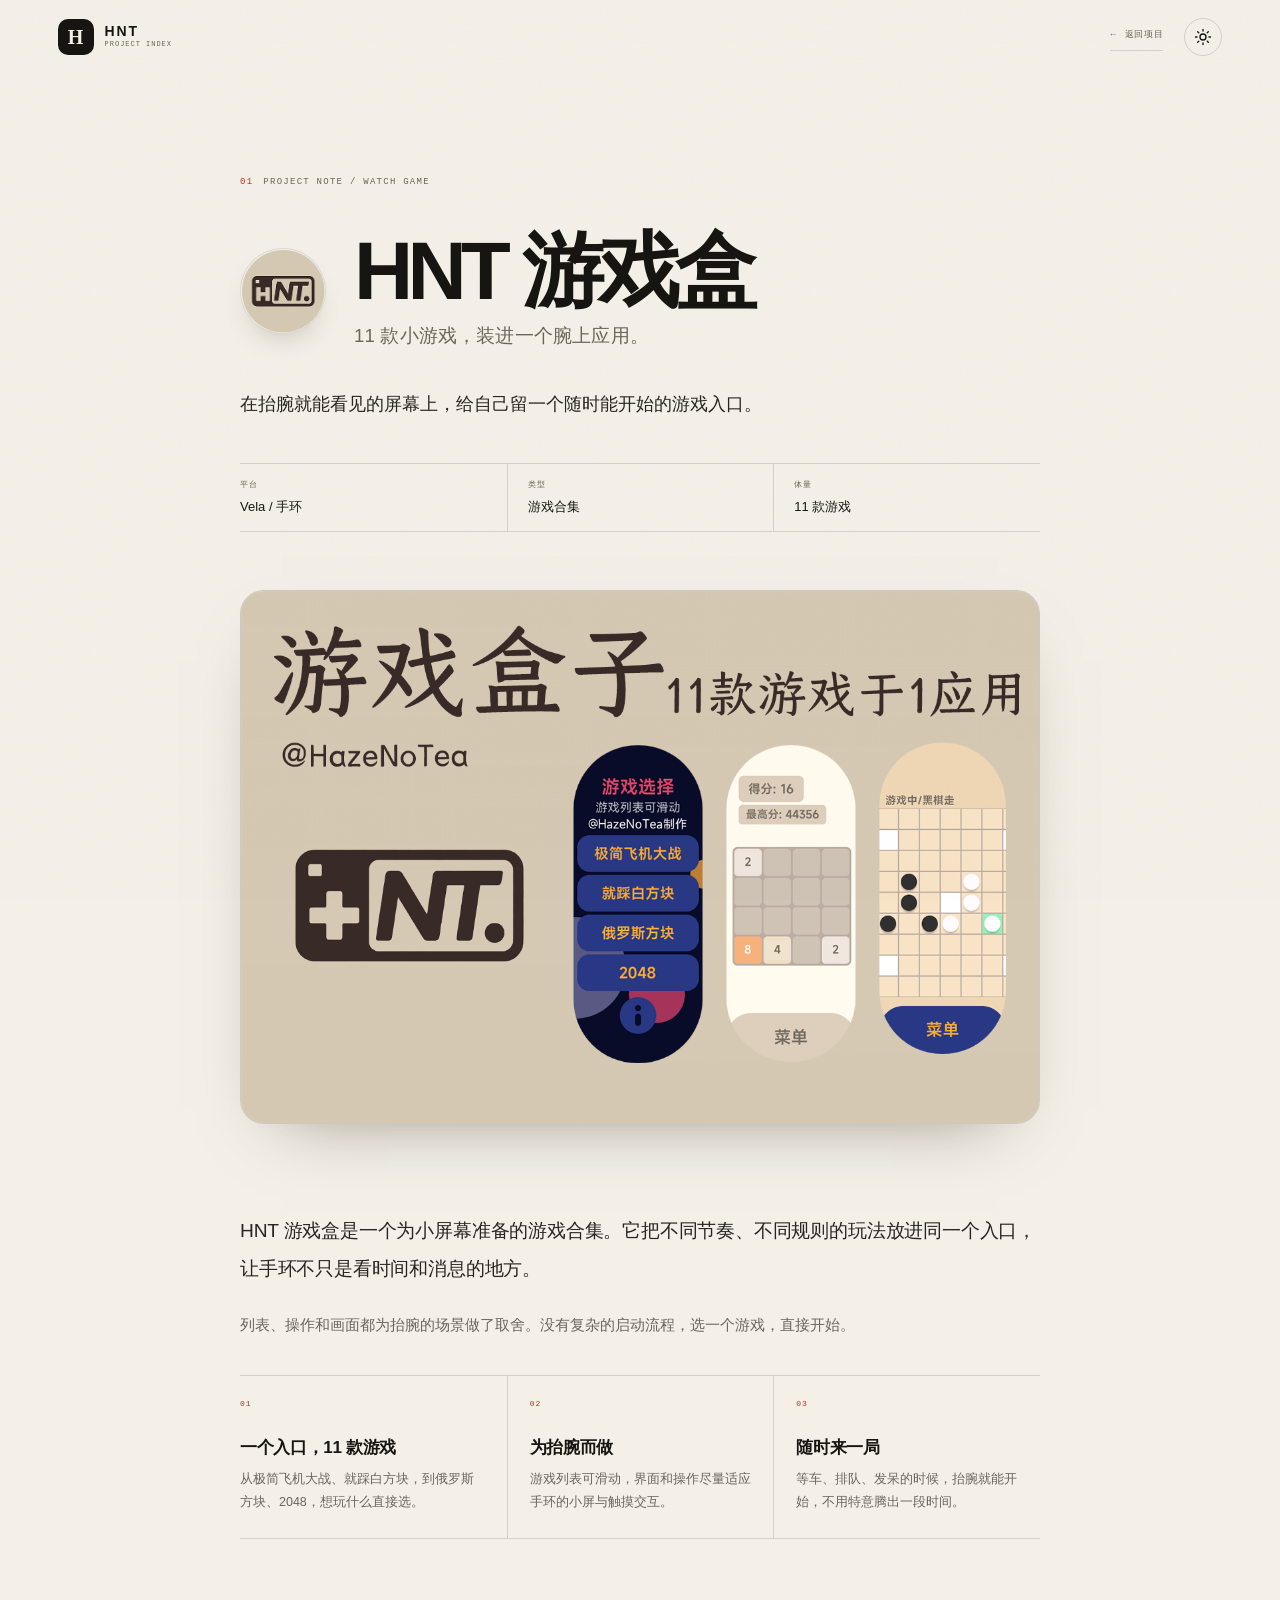
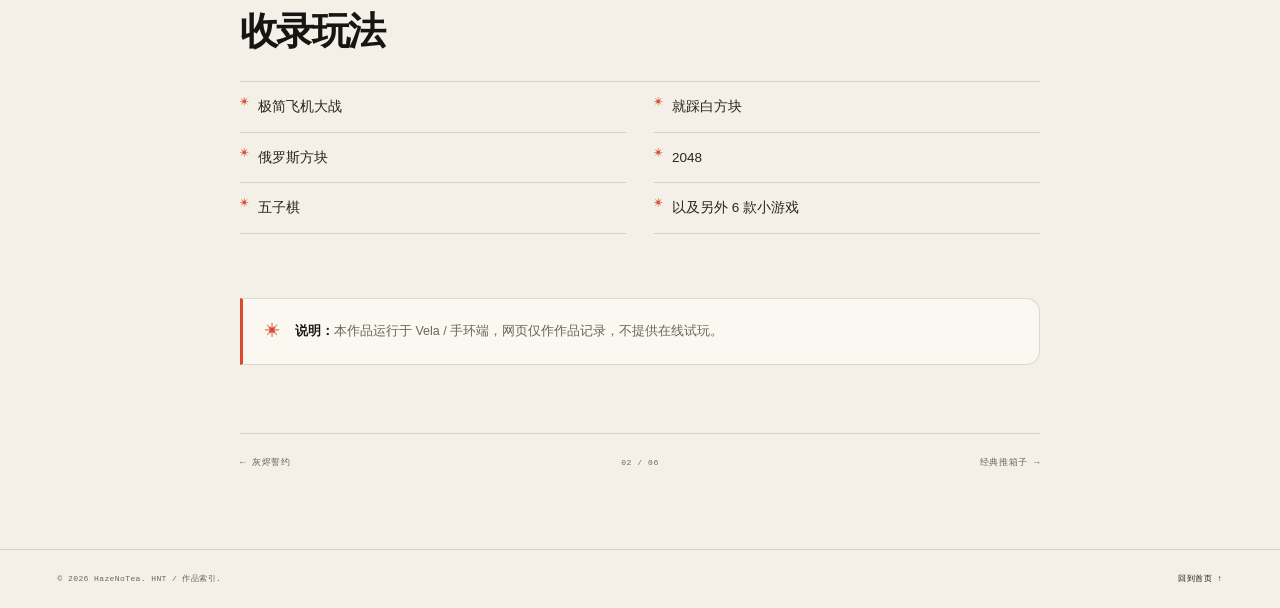
<file: post/hnt-gamebox.html>
<!DOCTYPE html>
<html lang="zh-CN" data-theme="light">
<head>
  <meta charset="UTF-8">
  <meta name="viewport" content="width=device-width, initial-scale=1.0">
  <title>HNT 游戏盒 — HazeNoTea</title>
  <meta name="description" content="HNT 游戏盒：把 11 款小游戏装进一个腕上应用，在抬腕就能看见的屏幕上随时来一局。">
  <meta name="author" content="HazeNoTea">
  <meta name="color-scheme" content="light dark">
  <meta name="theme-color" content="#f4f0e8" id="theme-color">
  <link rel="icon" type="image/png" href="../common/logo.png">
  <link rel="stylesheet" href="../assets/css/style.css">
  <link rel="stylesheet" href="../assets/css/post.css">
  <script>
    (function () {
      var theme = "light";
      var queryTheme = new URLSearchParams(window.location.search).get("theme");
      if (queryTheme === "light" || queryTheme === "dark") {
        theme = queryTheme;
      } else {
        try {
          var saved = localStorage.getItem("hnt-theme");
          theme = saved || (window.matchMedia("(prefers-color-scheme: dark)").matches ? "dark" : "light");
        } catch (error) {
          theme = window.matchMedia("(prefers-color-scheme: dark)").matches ? "dark" : "light";
        }
      }
      document.documentElement.dataset.theme = theme;
      document.documentElement.classList.add("js");
    })();
  </script>
</head>
<body class="post-page">
  <a class="skip-link" href="#main">跳到主要内容</a>
  <div class="page-grain" aria-hidden="true"></div>

  <header class="site-header post-site-header" id="site-header">
    <div class="container header-inner">
      <a class="brand" href="../index.html" aria-label="HNT，返回首页">
        <span class="brand-mark" aria-hidden="true">H</span>
        <span class="brand-text">
          <strong>HNT</strong>
          <small>PROJECT INDEX</small>
        </span>
      </a>
      <a class="post-back" href="../index.html#work"><span aria-hidden="true">←</span> 返回项目</a>
      <div class="header-actions">
        <button class="icon-button theme-toggle" id="theme-toggle" type="button" aria-label="切换深色模式" aria-pressed="false">
          <svg class="icon-sun" width="18" height="18" viewBox="0 0 24 24" fill="none" stroke="currentColor" stroke-width="1.8" stroke-linecap="round" aria-hidden="true">
            <circle cx="12" cy="12" r="4"></circle>
            <path d="M12 2v2M12 20v2M4.93 4.93l1.42 1.42M17.66 17.66l1.41 1.41M2 12h2M20 12h2M4.93 19.07l1.42-1.42M17.66 6.34l1.41-1.41"></path>
          </svg>
          <svg class="icon-moon" width="18" height="18" viewBox="0 0 24 24" fill="none" stroke="currentColor" stroke-width="1.8" stroke-linecap="round" stroke-linejoin="round" aria-hidden="true">
            <path d="M21 12.79A9 9 0 1 1 11.21 3 7 7 0 0 0 21 12.79Z"></path>
          </svg>
        </button>
      </div>
    </div>
  </header>

  <main id="main">
    <article>
      <header class="post-hero container" data-reveal>
        <p class="post-kicker"><span>01</span> PROJECT NOTE / WATCH GAME</p>
        <div class="post-heading">
          <div class="post-title-row">
            <div class="post-logo">
              <img src="../common/post/HNT游戏盒/205pxlogo.png" width="205" height="205" alt="HNT 游戏盒图标">
            </div>
            <h1>HNT 游戏盒 <span>11 款小游戏，装进一个腕上应用。</span></h1>
          </div>
        </div>
        <p class="post-summary">在抬腕就能看见的屏幕上，给自己留一个随时能开始的游戏入口。</p>
        <dl class="post-meta">
          <div><dt>平台</dt><dd>Vela / 手环</dd></div>
          <div><dt>类型</dt><dd>游戏合集</dd></div>
          <div><dt>体量</dt><dd>11 款游戏</dd></div>
        </dl>
      </header>

      <figure class="post-cover container" data-reveal>
        <img src="../common/post/HNT游戏盒/大图.png" width="1200" height="800" alt="HNT 游戏盒宣传图，展示游戏选择、2048 和五子棋界面">
      </figure>

      <div class="post-content">
        <section class="post-section" data-reveal>
          <p class="post-lead">HNT 游戏盒是一个为小屏幕准备的游戏合集。它把不同节奏、不同规则的玩法放进同一个入口，让手环不只是看时间和消息的地方。</p>
          <p class="post-copy">列表、操作和画面都为抬腕的场景做了取舍。没有复杂的启动流程，选一个游戏，直接开始。</p>

          <div class="post-features">
            <div class="post-feature">
              <span class="post-feature-index">01</span>
              <h3>一个入口，11 款游戏</h3>
              <p>从极简飞机大战、就踩白方块，到俄罗斯方块、2048，想玩什么直接选。</p>
            </div>
            <div class="post-feature">
              <span class="post-feature-index">02</span>
              <h3>为抬腕而做</h3>
              <p>游戏列表可滑动，界面和操作尽量适应手环的小屏与触摸交互。</p>
            </div>
            <div class="post-feature">
              <span class="post-feature-index">03</span>
              <h3>随时来一局</h3>
              <p>等车、排队、发呆的时候，抬腕就能开始，不用特意腾出一段时间。</p>
            </div>
          </div>
        </section>

        <section class="post-section" data-reveal>
          <h2>收录玩法</h2>
          <ul class="post-list">
            <li>极简飞机大战</li>
            <li>就踩白方块</li>
            <li>俄罗斯方块</li>
            <li>2048</li>
            <li>五子棋</li>
            <li>以及另外 6 款小游戏</li>
          </ul>
        </section>

        <aside class="post-note" data-reveal>
          <span aria-hidden="true">✳</span>
          <p><strong>说明：</strong>本作品运行于 Vela / 手环端，网页仅作作品记录，不提供在线试玩。</p>
        </aside>

        <nav class="post-nav" aria-label="作品导航" data-reveal>
          <a href="./ashen-oath.html">← 灰烬誓约</a>
          <span>02 / 06</span>
          <a href="./sokoban.html">经典推箱子 →</a>
        </nav>
      </div>
    </article>
  </main>

  <footer class="post-footer">
    <div class="container post-footer-inner">
      <p>© <span id="year">2026</span> HazeNoTea. HNT / 作品索引.</p>
      <a href="../index.html#top">回到首页 <span aria-hidden="true">↑</span></a>
    </div>
  </footer>

  <script src="../assets/js/main.js" defer></script>
</body>
</html>
</file>
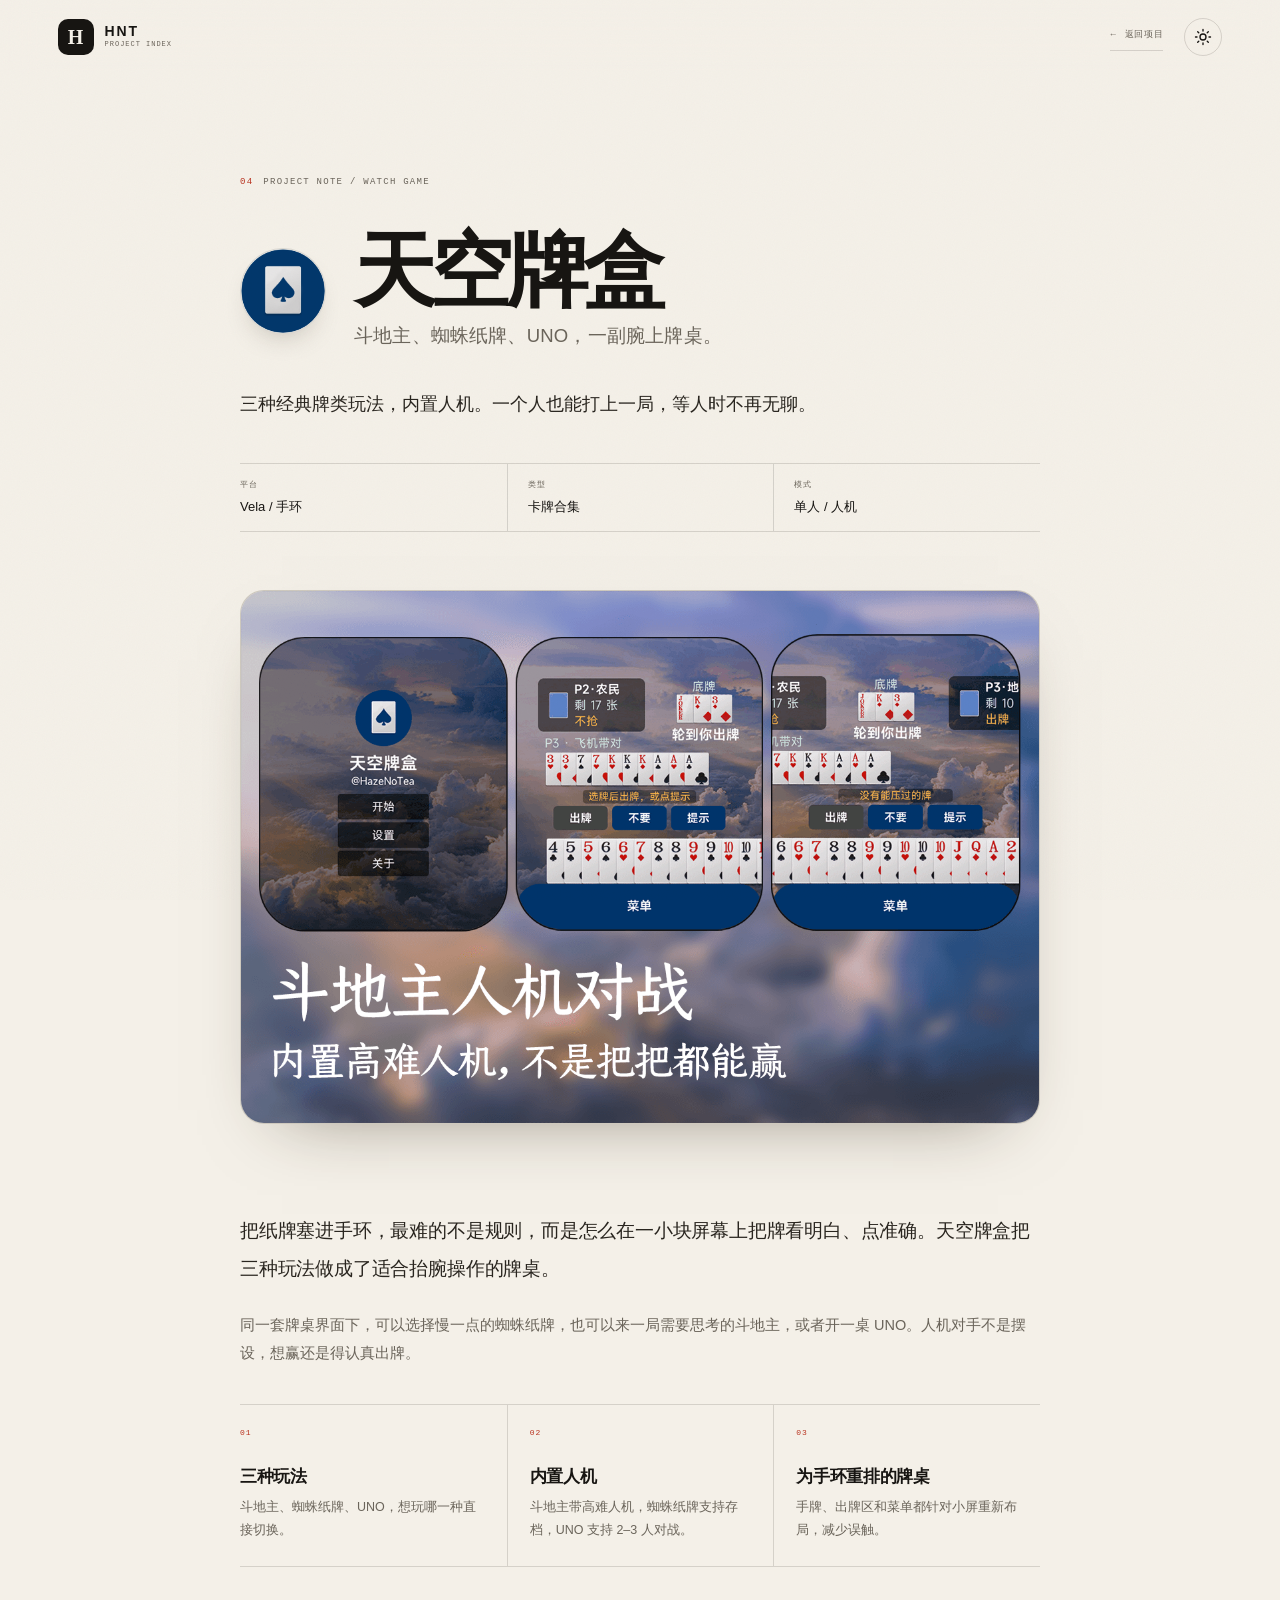
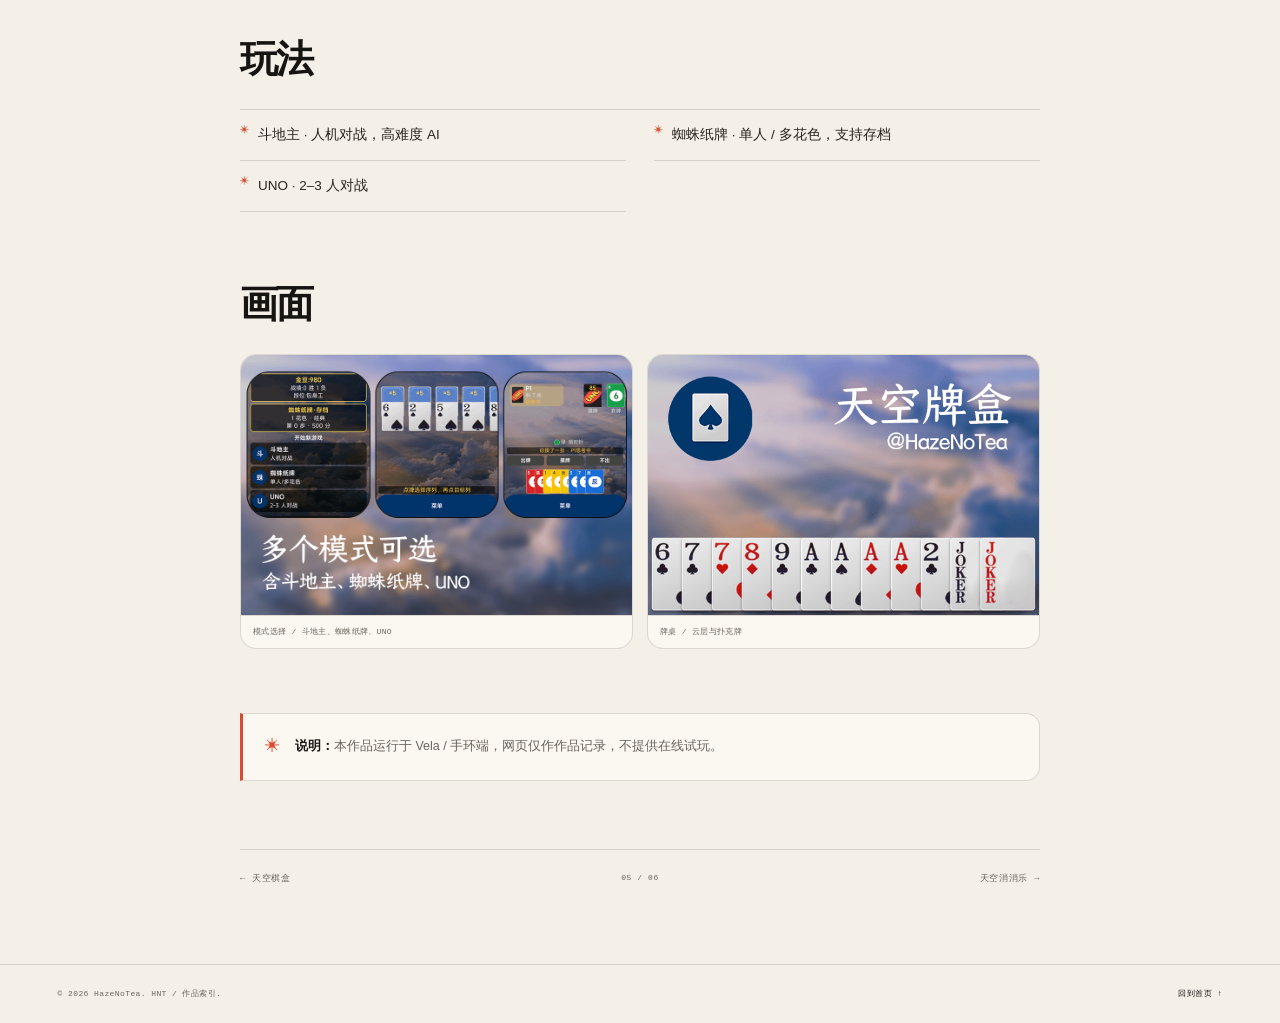
<file: post/sky-cards.html>
<!DOCTYPE html>
<html lang="zh-CN" data-theme="light">
<head>
  <meta charset="UTF-8">
  <meta name="viewport" content="width=device-width, initial-scale=1.0">
  <title>天空牌盒 — HazeNoTea</title>
  <meta name="description" content="天空牌盒：斗地主、蜘蛛纸牌、UNO，三种经典牌类玩法装进手环，内置人机对手。">
  <meta name="author" content="HazeNoTea">
  <meta name="color-scheme" content="light dark">
  <meta name="theme-color" content="#f4f0e8" id="theme-color">
  <link rel="icon" type="image/png" href="../common/logo.png">
  <link rel="stylesheet" href="../assets/css/style.css">
  <link rel="stylesheet" href="../assets/css/post.css">
  <script>
    (function () {
      var theme = "light";
      var queryTheme = new URLSearchParams(window.location.search).get("theme");
      if (queryTheme === "light" || queryTheme === "dark") {
        theme = queryTheme;
      } else {
        try {
          var saved = localStorage.getItem("hnt-theme");
          theme = saved || (window.matchMedia("(prefers-color-scheme: dark)").matches ? "dark" : "light");
        } catch (error) {
          theme = window.matchMedia("(prefers-color-scheme: dark)").matches ? "dark" : "light";
        }
      }
      document.documentElement.dataset.theme = theme;
      document.documentElement.classList.add("js");
    })();
  </script>
</head>
<body class="post-page">
  <a class="skip-link" href="#main">跳到主要内容</a>
  <div class="page-grain" aria-hidden="true"></div>

  <header class="site-header post-site-header" id="site-header">
    <div class="container header-inner">
      <a class="brand" href="../index.html" aria-label="HNT，返回首页">
        <span class="brand-mark" aria-hidden="true">H</span>
        <span class="brand-text">
          <strong>HNT</strong>
          <small>PROJECT INDEX</small>
        </span>
      </a>
      <a class="post-back" href="../index.html#work"><span aria-hidden="true">←</span> 返回项目</a>
      <div class="header-actions">
        <button class="icon-button theme-toggle" id="theme-toggle" type="button" aria-label="切换深色模式" aria-pressed="false">
          <svg class="icon-sun" width="18" height="18" viewBox="0 0 24 24" fill="none" stroke="currentColor" stroke-width="1.8" stroke-linecap="round" aria-hidden="true">
            <circle cx="12" cy="12" r="4"></circle>
            <path d="M12 2v2M12 20v2M4.93 4.93l1.42 1.42M17.66 17.66l1.41 1.41M2 12h2M20 12h2M4.93 19.07l1.42-1.42M17.66 6.34l1.41-1.41"></path>
          </svg>
          <svg class="icon-moon" width="18" height="18" viewBox="0 0 24 24" fill="none" stroke="currentColor" stroke-width="1.8" stroke-linecap="round" stroke-linejoin="round" aria-hidden="true">
            <path d="M21 12.79A9 9 0 1 1 11.21 3 7 7 0 0 0 21 12.79Z"></path>
          </svg>
        </button>
      </div>
    </div>
  </header>

  <main id="main">
    <article>
      <header class="post-hero container" data-reveal>
        <p class="post-kicker"><span>04</span> PROJECT NOTE / WATCH GAME</p>
        <div class="post-heading">
          <div class="post-title-row">
            <div class="post-logo">
              <img src="../common/post/天空牌盒/高清logo.png" width="500" height="500" alt="天空牌盒图标">
            </div>
            <h1>天空牌盒 <span>斗地主、蜘蛛纸牌、UNO，一副腕上牌桌。</span></h1>
          </div>
        </div>
        <p class="post-summary">三种经典牌类玩法，内置人机。一个人也能打上一局，等人时不再无聊。</p>
        <dl class="post-meta">
          <div><dt>平台</dt><dd>Vela / 手环</dd></div>
          <div><dt>类型</dt><dd>卡牌合集</dd></div>
          <div><dt>模式</dt><dd>单人 / 人机</dd></div>
        </dl>
      </header>

      <figure class="post-cover container" data-reveal>
        <img src="../common/post/天空牌盒/宣传图_2.png" width="1200" height="800" alt="天空牌盒宣传图，展示斗地主对局与出牌界面">
      </figure>

      <div class="post-content">
        <section class="post-section" data-reveal>
          <p class="post-lead">把纸牌塞进手环，最难的不是规则，而是怎么在一小块屏幕上把牌看明白、点准确。天空牌盒把三种玩法做成了适合抬腕操作的牌桌。</p>
          <p class="post-copy">同一套牌桌界面下，可以选择慢一点的蜘蛛纸牌，也可以来一局需要思考的斗地主，或者开一桌 UNO。人机对手不是摆设，想赢还是得认真出牌。</p>

          <div class="post-features">
            <div class="post-feature">
              <span class="post-feature-index">01</span>
              <h3>三种玩法</h3>
              <p>斗地主、蜘蛛纸牌、UNO，想玩哪一种直接切换。</p>
            </div>
            <div class="post-feature">
              <span class="post-feature-index">02</span>
              <h3>内置人机</h3>
              <p>斗地主带高难人机，蜘蛛纸牌支持存档，UNO 支持 2–3 人对战。</p>
            </div>
            <div class="post-feature">
              <span class="post-feature-index">03</span>
              <h3>为手环重排的牌桌</h3>
              <p>手牌、出牌区和菜单都针对小屏重新布局，减少误触。</p>
            </div>
          </div>
        </section>

        <section class="post-section" data-reveal>
          <h2>玩法</h2>
          <ul class="post-list">
            <li>斗地主 · 人机对战，高难度 AI</li>
            <li>蜘蛛纸牌 · 单人 / 多花色，支持存档</li>
            <li>UNO · 2–3 人对战</li>
          </ul>
        </section>

        <section class="post-section" data-reveal>
          <h2>画面</h2>
          <div class="post-gallery">
            <figure>
              <a href="../common/post/天空牌盒/宣传图_1.png" target="_blank" rel="noopener noreferrer">
                <img src="../common/post/天空牌盒/宣传图_1.png" width="900" height="600" alt="天空牌盒的模式选择界面" loading="lazy" decoding="async">
              </a>
              <figcaption>模式选择 / 斗地主、蜘蛛纸牌、UNO</figcaption>
            </figure>
            <figure>
              <a href="../common/post/天空牌盒/大图.png" target="_blank" rel="noopener noreferrer">
                <img src="../common/post/天空牌盒/大图.png" width="600" height="400" alt="天空牌盒的扑克牌主界面" loading="lazy" decoding="async">
              </a>
              <figcaption>牌桌 / 云层与扑克牌</figcaption>
            </figure>
          </div>
        </section>

        <aside class="post-note" data-reveal>
          <span aria-hidden="true">✳</span>
          <p><strong>说明：</strong>本作品运行于 Vela / 手环端，网页仅作作品记录，不提供在线试玩。</p>
        </aside>

        <nav class="post-nav" aria-label="作品导航" data-reveal>
          <a href="./sky-chess.html">← 天空棋盒</a>
          <span>05 / 06</span>
          <a href="./sky-match.html">天空消消乐 →</a>
        </nav>
      </div>
    </article>
  </main>

  <footer class="post-footer">
    <div class="container post-footer-inner">
      <p>© <span id="year">2026</span> HazeNoTea. HNT / 作品索引.</p>
      <a href="../index.html#top">回到首页 <span aria-hidden="true">↑</span></a>
    </div>
  </footer>

  <script src="../assets/js/main.js" defer></script>
</body>
</html>
</file>
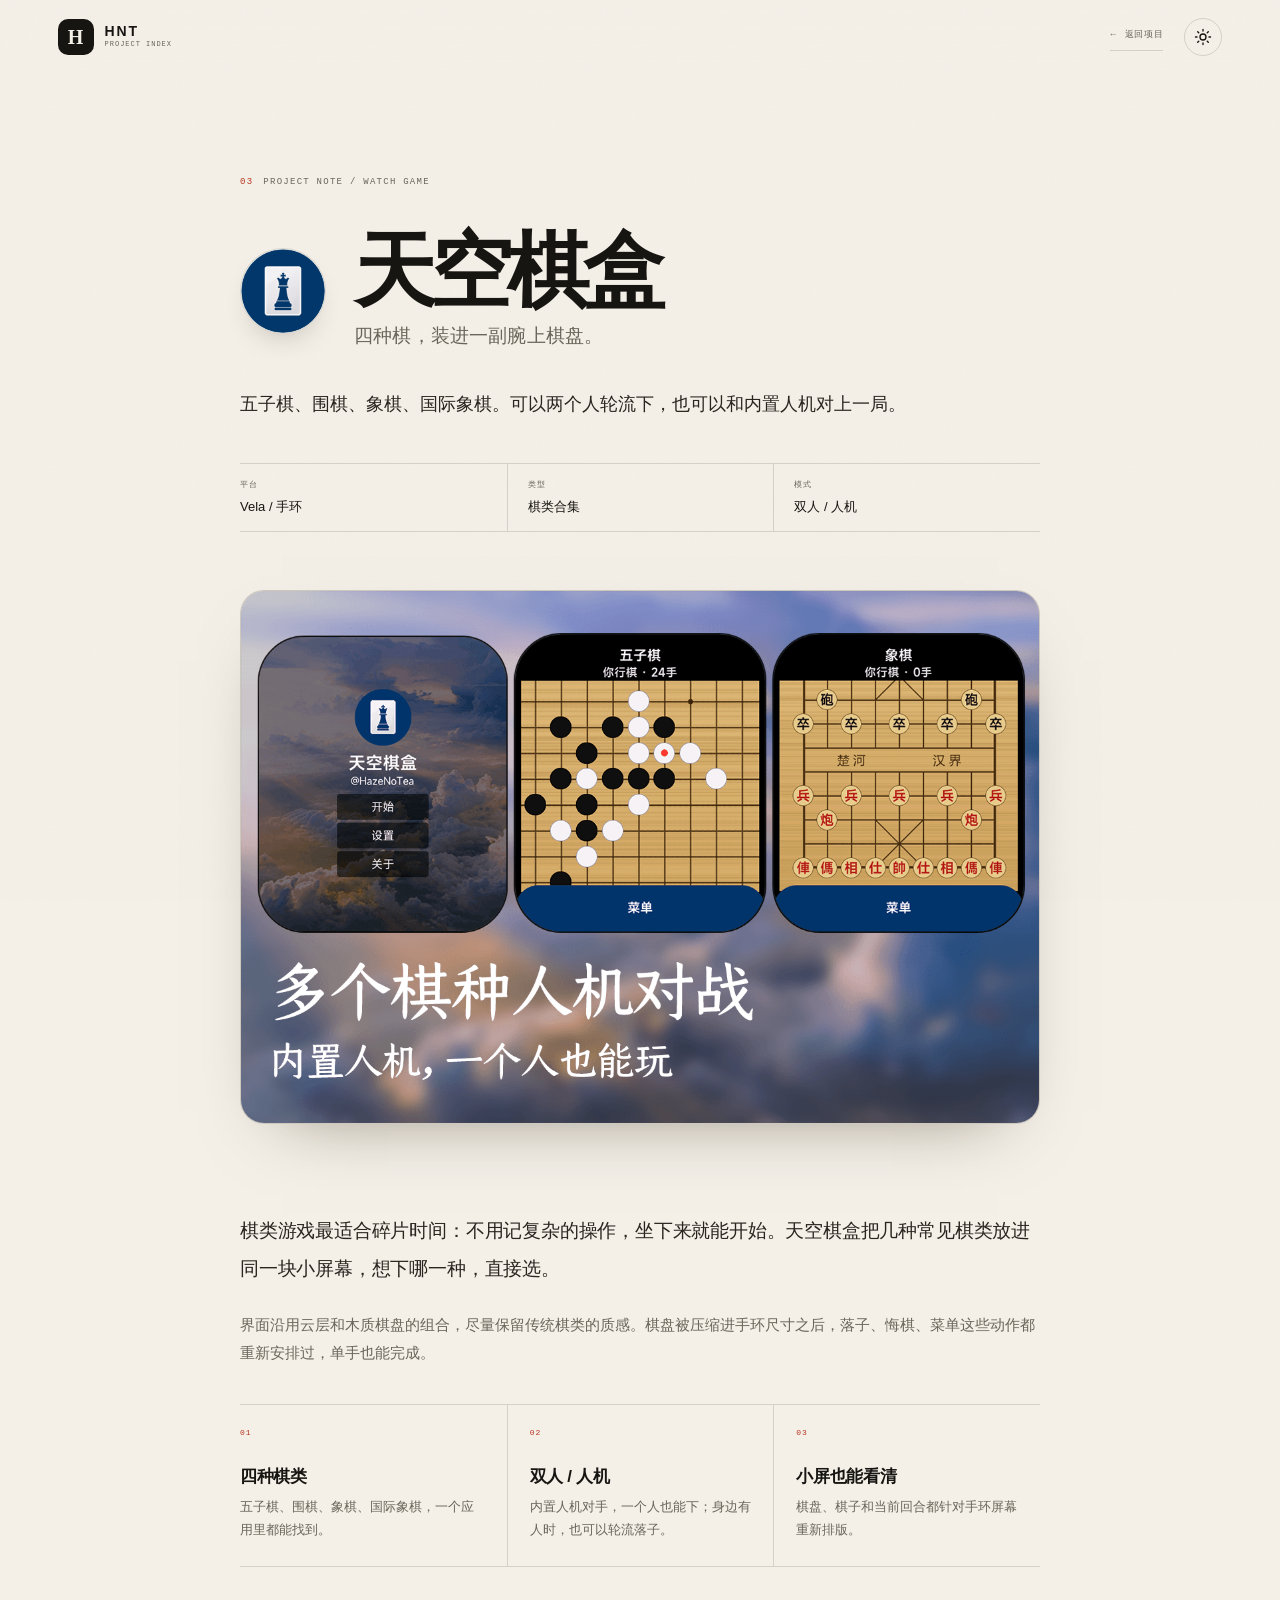
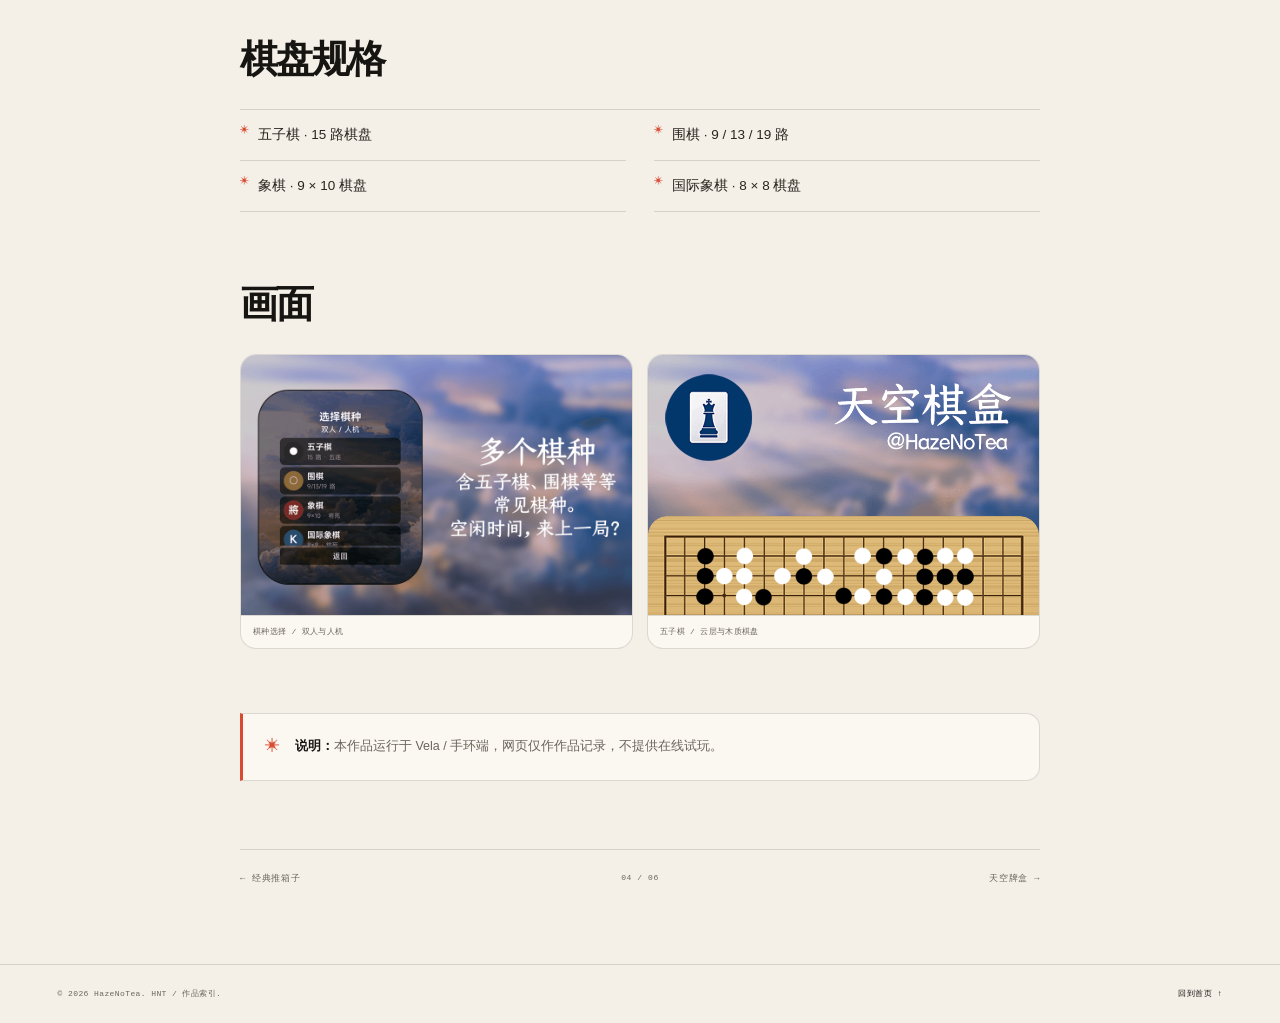
<file: post/sky-chess.html>
<!DOCTYPE html>
<html lang="zh-CN" data-theme="light">
<head>
  <meta charset="UTF-8">
  <meta name="viewport" content="width=device-width, initial-scale=1.0">
  <title>天空棋盒 — HazeNoTea</title>
  <meta name="description" content="天空棋盒：五子棋、围棋、象棋、国际象棋，四种棋类装进手环，支持双人与人机对战。">
  <meta name="author" content="HazeNoTea">
  <meta name="color-scheme" content="light dark">
  <meta name="theme-color" content="#f4f0e8" id="theme-color">
  <link rel="icon" type="image/png" href="../common/logo.png">
  <link rel="stylesheet" href="../assets/css/style.css">
  <link rel="stylesheet" href="../assets/css/post.css">
  <script>
    (function () {
      var theme = "light";
      var queryTheme = new URLSearchParams(window.location.search).get("theme");
      if (queryTheme === "light" || queryTheme === "dark") {
        theme = queryTheme;
      } else {
        try {
          var saved = localStorage.getItem("hnt-theme");
          theme = saved || (window.matchMedia("(prefers-color-scheme: dark)").matches ? "dark" : "light");
        } catch (error) {
          theme = window.matchMedia("(prefers-color-scheme: dark)").matches ? "dark" : "light";
        }
      }
      document.documentElement.dataset.theme = theme;
      document.documentElement.classList.add("js");
    })();
  </script>
</head>
<body class="post-page">
  <a class="skip-link" href="#main">跳到主要内容</a>
  <div class="page-grain" aria-hidden="true"></div>

  <header class="site-header post-site-header" id="site-header">
    <div class="container header-inner">
      <a class="brand" href="../index.html" aria-label="HNT，返回首页">
        <span class="brand-mark" aria-hidden="true">H</span>
        <span class="brand-text">
          <strong>HNT</strong>
          <small>PROJECT INDEX</small>
        </span>
      </a>
      <a class="post-back" href="../index.html#work"><span aria-hidden="true">←</span> 返回项目</a>
      <div class="header-actions">
        <button class="icon-button theme-toggle" id="theme-toggle" type="button" aria-label="切换深色模式" aria-pressed="false">
          <svg class="icon-sun" width="18" height="18" viewBox="0 0 24 24" fill="none" stroke="currentColor" stroke-width="1.8" stroke-linecap="round" aria-hidden="true">
            <circle cx="12" cy="12" r="4"></circle>
            <path d="M12 2v2M12 20v2M4.93 4.93l1.42 1.42M17.66 17.66l1.41 1.41M2 12h2M20 12h2M4.93 19.07l1.42-1.42M17.66 6.34l1.41-1.41"></path>
          </svg>
          <svg class="icon-moon" width="18" height="18" viewBox="0 0 24 24" fill="none" stroke="currentColor" stroke-width="1.8" stroke-linecap="round" stroke-linejoin="round" aria-hidden="true">
            <path d="M21 12.79A9 9 0 1 1 11.21 3 7 7 0 0 0 21 12.79Z"></path>
          </svg>
        </button>
      </div>
    </div>
  </header>

  <main id="main">
    <article>
      <header class="post-hero container" data-reveal>
        <p class="post-kicker"><span>03</span> PROJECT NOTE / WATCH GAME</p>
        <div class="post-heading">
          <div class="post-title-row">
            <div class="post-logo">
              <img src="../common/post/天空棋盒/高清logo.png" width="500" height="500" alt="天空棋盒图标">
            </div>
            <h1>天空棋盒 <span>四种棋，装进一副腕上棋盘。</span></h1>
          </div>
        </div>
        <p class="post-summary">五子棋、围棋、象棋、国际象棋。可以两个人轮流下，也可以和内置人机对上一局。</p>
        <dl class="post-meta">
          <div><dt>平台</dt><dd>Vela / 手环</dd></div>
          <div><dt>类型</dt><dd>棋类合集</dd></div>
          <div><dt>模式</dt><dd>双人 / 人机</dd></div>
        </dl>
      </header>

      <figure class="post-cover container" data-reveal>
        <img src="../common/post/天空棋盒/宣传图_2.png" width="1200" height="800" alt="天空棋盒宣传图，展示五子棋与象棋对局界面">
      </figure>

      <div class="post-content">
        <section class="post-section" data-reveal>
          <p class="post-lead">棋类游戏最适合碎片时间：不用记复杂的操作，坐下来就能开始。天空棋盒把几种常见棋类放进同一块小屏幕，想下哪一种，直接选。</p>
          <p class="post-copy">界面沿用云层和木质棋盘的组合，尽量保留传统棋类的质感。棋盘被压缩进手环尺寸之后，落子、悔棋、菜单这些动作都重新安排过，单手也能完成。</p>

          <div class="post-features">
            <div class="post-feature">
              <span class="post-feature-index">01</span>
              <h3>四种棋类</h3>
              <p>五子棋、围棋、象棋、国际象棋，一个应用里都能找到。</p>
            </div>
            <div class="post-feature">
              <span class="post-feature-index">02</span>
              <h3>双人 / 人机</h3>
              <p>内置人机对手，一个人也能下；身边有人时，也可以轮流落子。</p>
            </div>
            <div class="post-feature">
              <span class="post-feature-index">03</span>
              <h3>小屏也能看清</h3>
              <p>棋盘、棋子和当前回合都针对手环屏幕重新排版。</p>
            </div>
          </div>
        </section>

        <section class="post-section" data-reveal>
          <h2>棋盘规格</h2>
          <ul class="post-list">
            <li>五子棋 · 15 路棋盘</li>
            <li>围棋 · 9 / 13 / 19 路</li>
            <li>象棋 · 9 × 10 棋盘</li>
            <li>国际象棋 · 8 × 8 棋盘</li>
          </ul>
        </section>

        <section class="post-section" data-reveal>
          <h2>画面</h2>
          <div class="post-gallery">
            <figure>
              <a href="../common/post/天空棋盒/宣传图_1.png" target="_blank" rel="noopener noreferrer">
                <img src="../common/post/天空棋盒/宣传图_1.png" width="900" height="600" alt="天空棋盒的棋种选择界面" loading="lazy" decoding="async">
              </a>
              <figcaption>棋种选择 / 双人与人机</figcaption>
            </figure>
            <figure>
              <a href="../common/post/天空棋盒/大图.png" target="_blank" rel="noopener noreferrer">
                <img src="../common/post/天空棋盒/大图.png" width="750" height="500" alt="天空棋盒的五子棋对局画面" loading="lazy" decoding="async">
              </a>
              <figcaption>五子棋 / 云层与木质棋盘</figcaption>
            </figure>
          </div>
        </section>

        <aside class="post-note" data-reveal>
          <span aria-hidden="true">✳</span>
          <p><strong>说明：</strong>本作品运行于 Vela / 手环端，网页仅作作品记录，不提供在线试玩。</p>
        </aside>

        <nav class="post-nav" aria-label="作品导航" data-reveal>
          <a href="./sokoban.html">← 经典推箱子</a>
          <span>04 / 06</span>
          <a href="./sky-cards.html">天空牌盒 →</a>
        </nav>
      </div>
    </article>
  </main>

  <footer class="post-footer">
    <div class="container post-footer-inner">
      <p>© <span id="year">2026</span> HazeNoTea. HNT / 作品索引.</p>
      <a href="../index.html#top">回到首页 <span aria-hidden="true">↑</span></a>
    </div>
  </footer>

  <script src="../assets/js/main.js" defer></script>
</body>
</html>
</file>
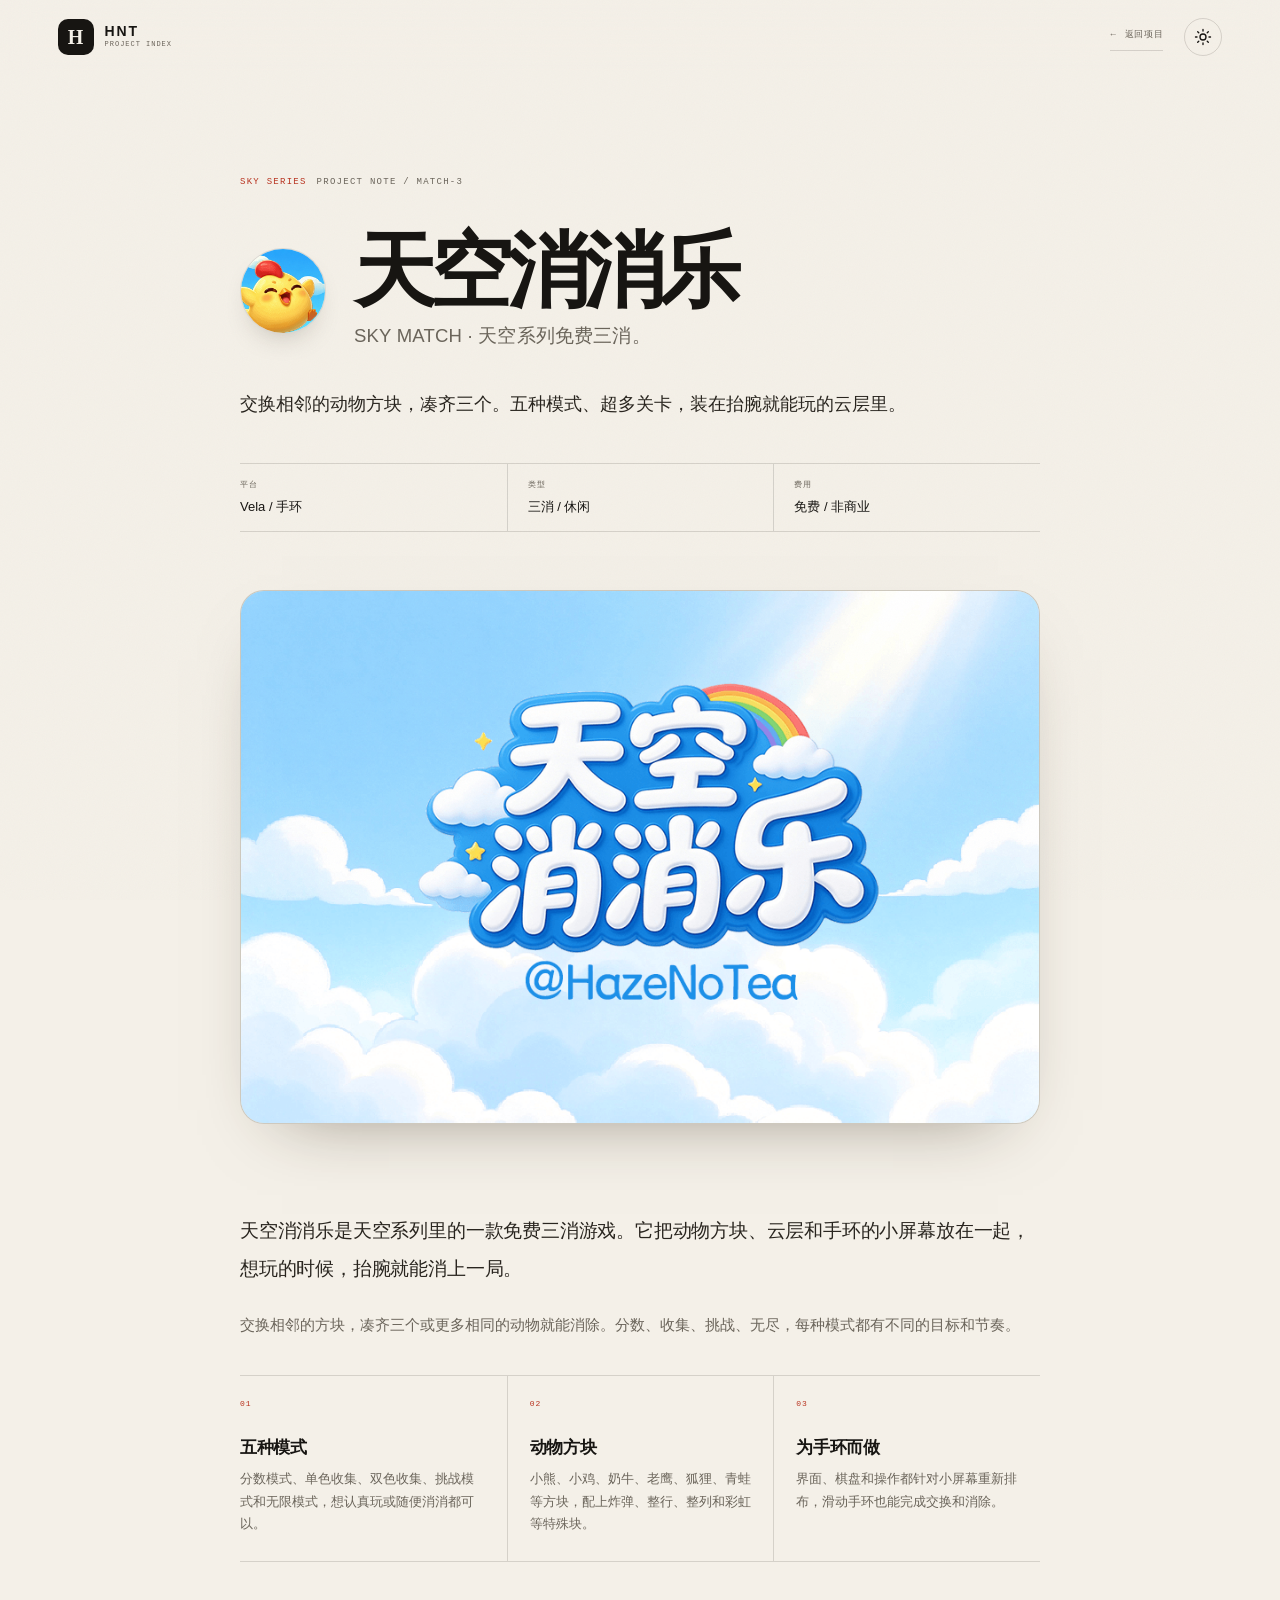
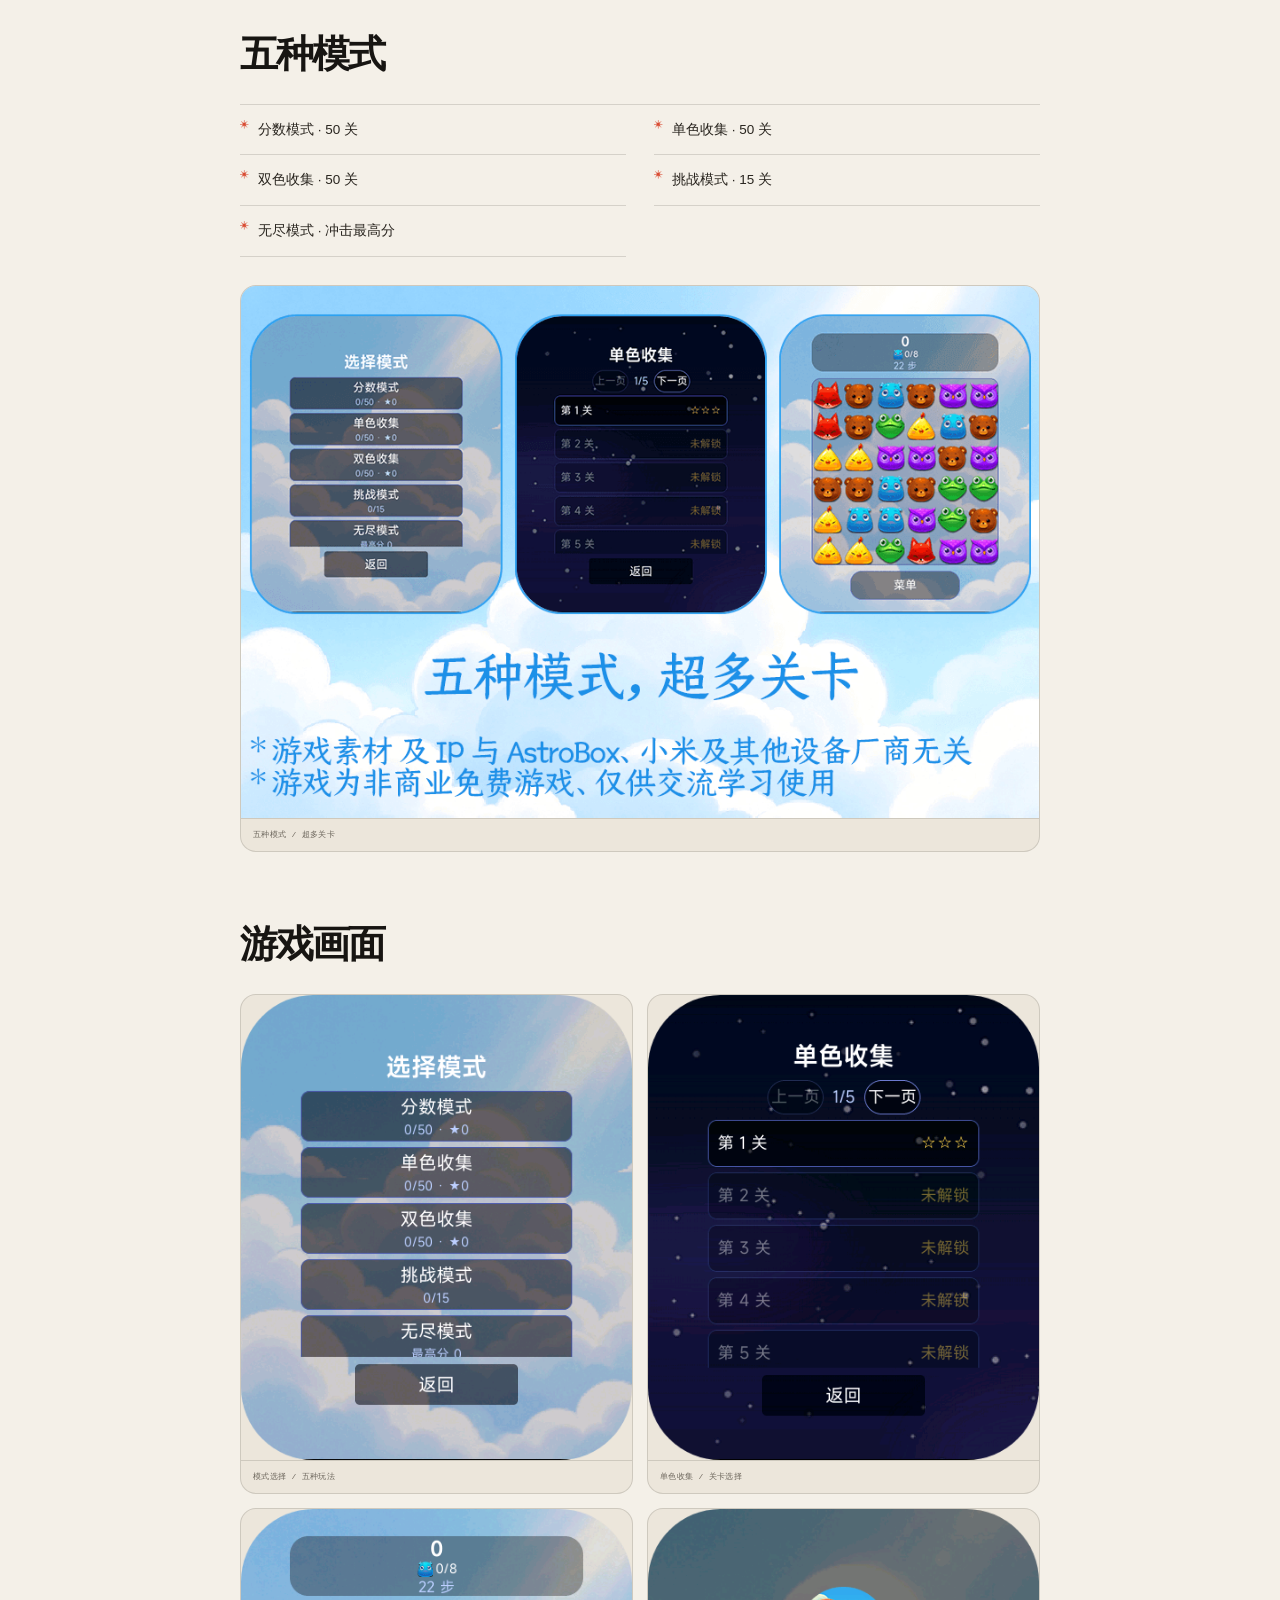
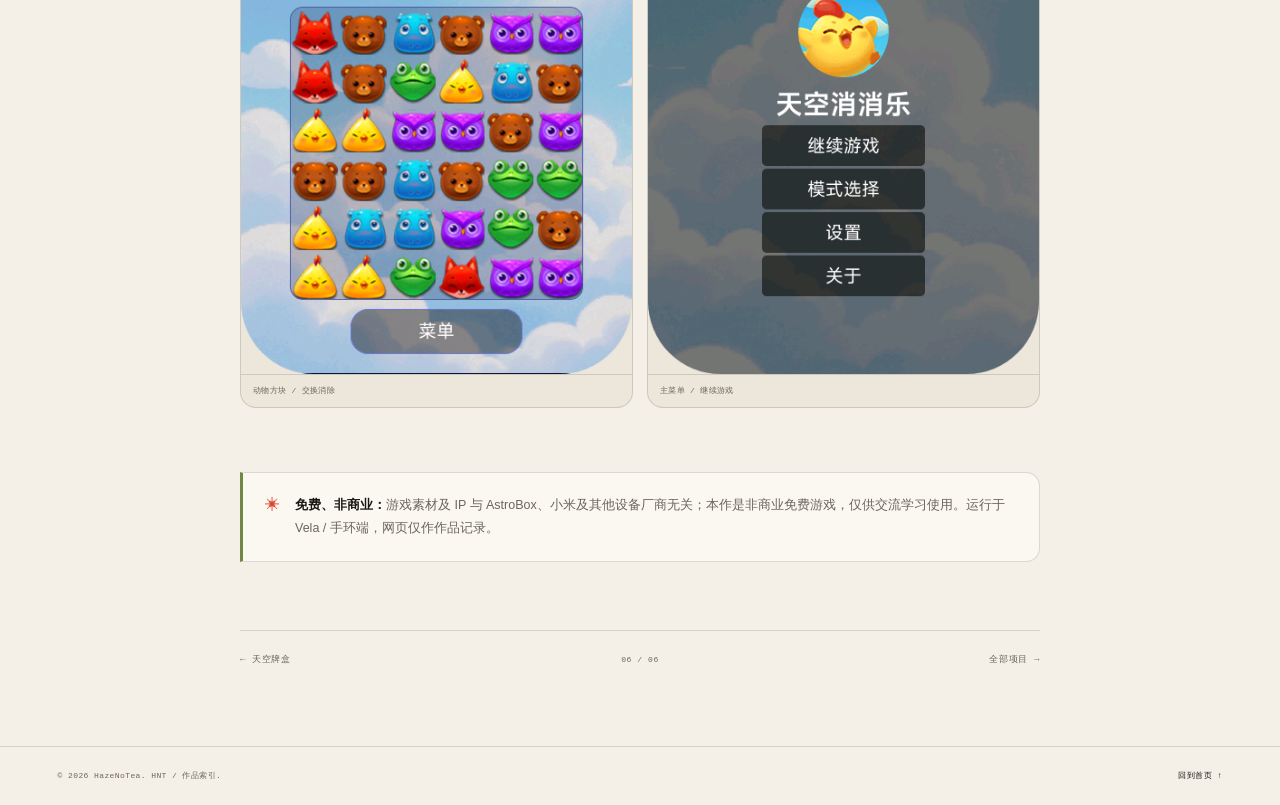
<file: post/sky-match.html>
<!DOCTYPE html>
<html lang="zh-CN" data-theme="light">
<head>
  <meta charset="UTF-8">
  <meta name="viewport" content="width=device-width, initial-scale=1.0">
  <title>天空消消乐 — HazeNoTea</title>
  <meta name="description" content="天空消消乐：天空系列的免费三消游戏。五种模式、动物方块和一片云层，在腕上凑齐三个。">
  <meta name="author" content="HazeNoTea">
  <meta name="color-scheme" content="light dark">
  <meta name="theme-color" content="#f4f0e8" id="theme-color">

  <link rel="icon" type="image/png" href="../common/logo.png">
  <link rel="stylesheet" href="../assets/css/style.css">
  <link rel="stylesheet" href="../assets/css/post.css">
  <link rel="stylesheet" href="../assets/css/sky-match.css">
  <script>
    (function () {
      var theme = "light";
      var queryTheme = new URLSearchParams(window.location.search).get("theme");
      if (queryTheme === "light" || queryTheme === "dark") {
        theme = queryTheme;
      } else {
        try {
          var saved = localStorage.getItem("hnt-theme");
          theme = saved || (window.matchMedia("(prefers-color-scheme: dark)").matches ? "dark" : "light");
        } catch (error) {
          theme = window.matchMedia("(prefers-color-scheme: dark)").matches ? "dark" : "light";
        }
      }
      document.documentElement.dataset.theme = theme;
      document.documentElement.classList.add("js");
    })();
  </script>
</head>
<body class="post-page">
  <a class="skip-link" href="#main">跳到主要内容</a>
  <div class="page-grain" aria-hidden="true"></div>

  <header class="site-header post-site-header" id="site-header">
    <div class="container header-inner">
      <a class="brand" href="../index.html" aria-label="HNT，返回首页">
        <span class="brand-mark" aria-hidden="true">H</span>
        <span class="brand-text">
          <strong>HNT</strong>
          <small>PROJECT INDEX</small>
        </span>
      </a>
      <a class="post-back" href="../index.html#work"><span aria-hidden="true">←</span> 返回项目</a>
      <div class="header-actions">
        <button class="icon-button theme-toggle" id="theme-toggle" type="button" aria-label="切换深色模式" aria-pressed="false">
          <svg class="icon-sun" width="18" height="18" viewBox="0 0 24 24" fill="none" stroke="currentColor" stroke-width="1.8" stroke-linecap="round" aria-hidden="true">
            <circle cx="12" cy="12" r="4"></circle>
            <path d="M12 2v2M12 20v2M4.93 4.93l1.42 1.42M17.66 17.66l1.41 1.41M2 12h2M20 12h2M4.93 19.07l1.42-1.42M17.66 6.34l1.41-1.41"></path>
          </svg>
          <svg class="icon-moon" width="18" height="18" viewBox="0 0 24 24" fill="none" stroke="currentColor" stroke-width="1.8" stroke-linecap="round" stroke-linejoin="round" aria-hidden="true">
            <path d="M21 12.79A9 9 0 1 1 11.21 3 7 7 0 0 0 21 12.79Z"></path>
          </svg>
        </button>
      </div>
    </div>
  </header>

  <main id="main">
    <article>
      <header class="post-hero container" data-reveal>
        <p class="post-kicker"><span>SKY SERIES</span> PROJECT NOTE / MATCH-3</p>
        <div class="post-heading">
          <div class="post-title-row">
            <div class="post-logo">
              <img src="../common/post/天空消消乐/高清LOGO.png" width="300" height="300" alt="天空消消乐图标">
            </div>
            <h1>天空消消乐 <span>SKY MATCH · 天空系列免费三消。</span></h1>
          </div>
        </div>
        <p class="post-summary">交换相邻的动物方块，凑齐三个。五种模式、超多关卡，装在抬腕就能玩的云层里。</p>
        <dl class="post-meta">
          <div><dt>平台</dt><dd>Vela / 手环</dd></div>
          <div><dt>类型</dt><dd>三消 / 休闲</dd></div>
          <div><dt>费用</dt><dd>免费 / 非商业</dd></div>
        </dl>
      </header>

      <figure class="post-cover container" data-reveal>
        <img src="../common/post/天空消消乐/大图.png" width="900" height="600" alt="天空消消乐宣传图，云层背景上的游戏标题">
      </figure>

      <div class="post-content">
        <section class="post-section" data-reveal>
          <p class="post-lead">天空消消乐是天空系列里的一款免费三消游戏。它把动物方块、云层和手环的小屏幕放在一起，想玩的时候，抬腕就能消上一局。</p>
          <p class="post-copy">交换相邻的方块，凑齐三个或更多相同的动物就能消除。分数、收集、挑战、无尽，每种模式都有不同的目标和节奏。</p>
          <div class="post-features">
            <div class="post-feature">
              <span class="post-feature-index">01</span>
              <h3>五种模式</h3>
              <p>分数模式、单色收集、双色收集、挑战模式和无限模式，想认真玩或随便消消都可以。</p>
            </div>
            <div class="post-feature">
              <span class="post-feature-index">02</span>
              <h3>动物方块</h3>
              <p>小熊、小鸡、奶牛、老鹰、狐狸、青蛙等方块，配上炸弹、整行、整列和彩虹等特殊块。</p>
            </div>
            <div class="post-feature">
              <span class="post-feature-index">03</span>
              <h3>为手环而做</h3>
              <p>界面、棋盘和操作都针对小屏幕重新排布，滑动手环也能完成交换和消除。</p>
            </div>
          </div>
        </section>

        <section class="post-section" data-reveal>
          <h2>五种模式</h2>
          <ul class="post-list">
            <li>分数模式 · 50 关</li>
            <li>单色收集 · 50 关</li>
            <li>双色收集 · 50 关</li>
            <li>挑战模式 · 15 关</li>
            <li>无尽模式 · 冲击最高分</li>
          </ul>
          <div class="post-gallery post-gallery--single">
            <figure>
              <a href="../common/post/天空消消乐/宣传图_1.png" target="_blank" rel="noopener noreferrer">
                <img src="../common/post/天空消消乐/宣传图_1.png" width="900" height="600" alt="天空消消乐宣传图，展示模式选择、关卡列表和游戏棋盘" loading="lazy" decoding="async">
              </a>
              <figcaption>五种模式 / 超多关卡</figcaption>
            </figure>
          </div>
        </section>

        <section class="post-section" data-reveal>
          <h2>游戏画面</h2>
          <div class="post-gallery post-gallery--four">
            <figure>
              <a href="../common/post/天空消消乐/screen-01.png" target="_blank" rel="noopener noreferrer">
                <img src="../common/post/天空消消乐/screen-01.png" width="432" height="514" alt="天空消消乐模式选择界面" loading="lazy" decoding="async">
              </a>
              <figcaption>模式选择 / 五种玩法</figcaption>
            </figure>
            <figure>
              <a href="../common/post/天空消消乐/screen-02.png" target="_blank" rel="noopener noreferrer">
                <img src="../common/post/天空消消乐/screen-02.png" width="432" height="514" alt="天空消消乐单色收集的关卡选择界面" loading="lazy" decoding="async">
              </a>
              <figcaption>单色收集 / 关卡选择</figcaption>
            </figure>
            <figure>
              <a href="../common/post/天空消消乐/screen-03.png" target="_blank" rel="noopener noreferrer">
                <img src="../common/post/天空消消乐/screen-03.png" width="432" height="514" alt="天空消消乐动物方块棋盘与步数界面" loading="lazy" decoding="async">
              </a>
              <figcaption>动物方块 / 交换消除</figcaption>
            </figure>
            <figure>
              <a href="../common/post/天空消消乐/screen-04.png" target="_blank" rel="noopener noreferrer">
                <img src="../common/post/天空消消乐/screen-04.png" width="432" height="514" alt="天空消消乐主菜单界面" loading="lazy" decoding="async">
              </a>
              <figcaption>主菜单 / 继续游戏</figcaption>
            </figure>
          </div>
        </section>

        <aside class="post-note post-note--free" data-reveal>
          <span aria-hidden="true">✳</span>
          <p><strong>免费、非商业：</strong>游戏素材及 IP 与 AstroBox、小米及其他设备厂商无关；本作是非商业免费游戏，仅供交流学习使用。运行于 Vela / 手环端，网页仅作作品记录。</p>
        </aside>

        <nav class="post-nav" aria-label="作品导航" data-reveal>
          <a href="./sky-cards.html">← 天空牌盒</a>
          <span>06 / 06</span>
          <a href="../index.html#work">全部项目 →</a>
        </nav>
      </div>
    </article>
  </main>

  <footer class="post-footer">
    <div class="container post-footer-inner">
      <p>© <span id="year">2026</span> HazeNoTea. HNT / 作品索引.</p>
      <a href="../index.html#top">回到首页 <span aria-hidden="true">↑</span></a>
    </div>
  </footer>

  <script src="../assets/js/main.js" defer></script>
</body>
</html>
</file>
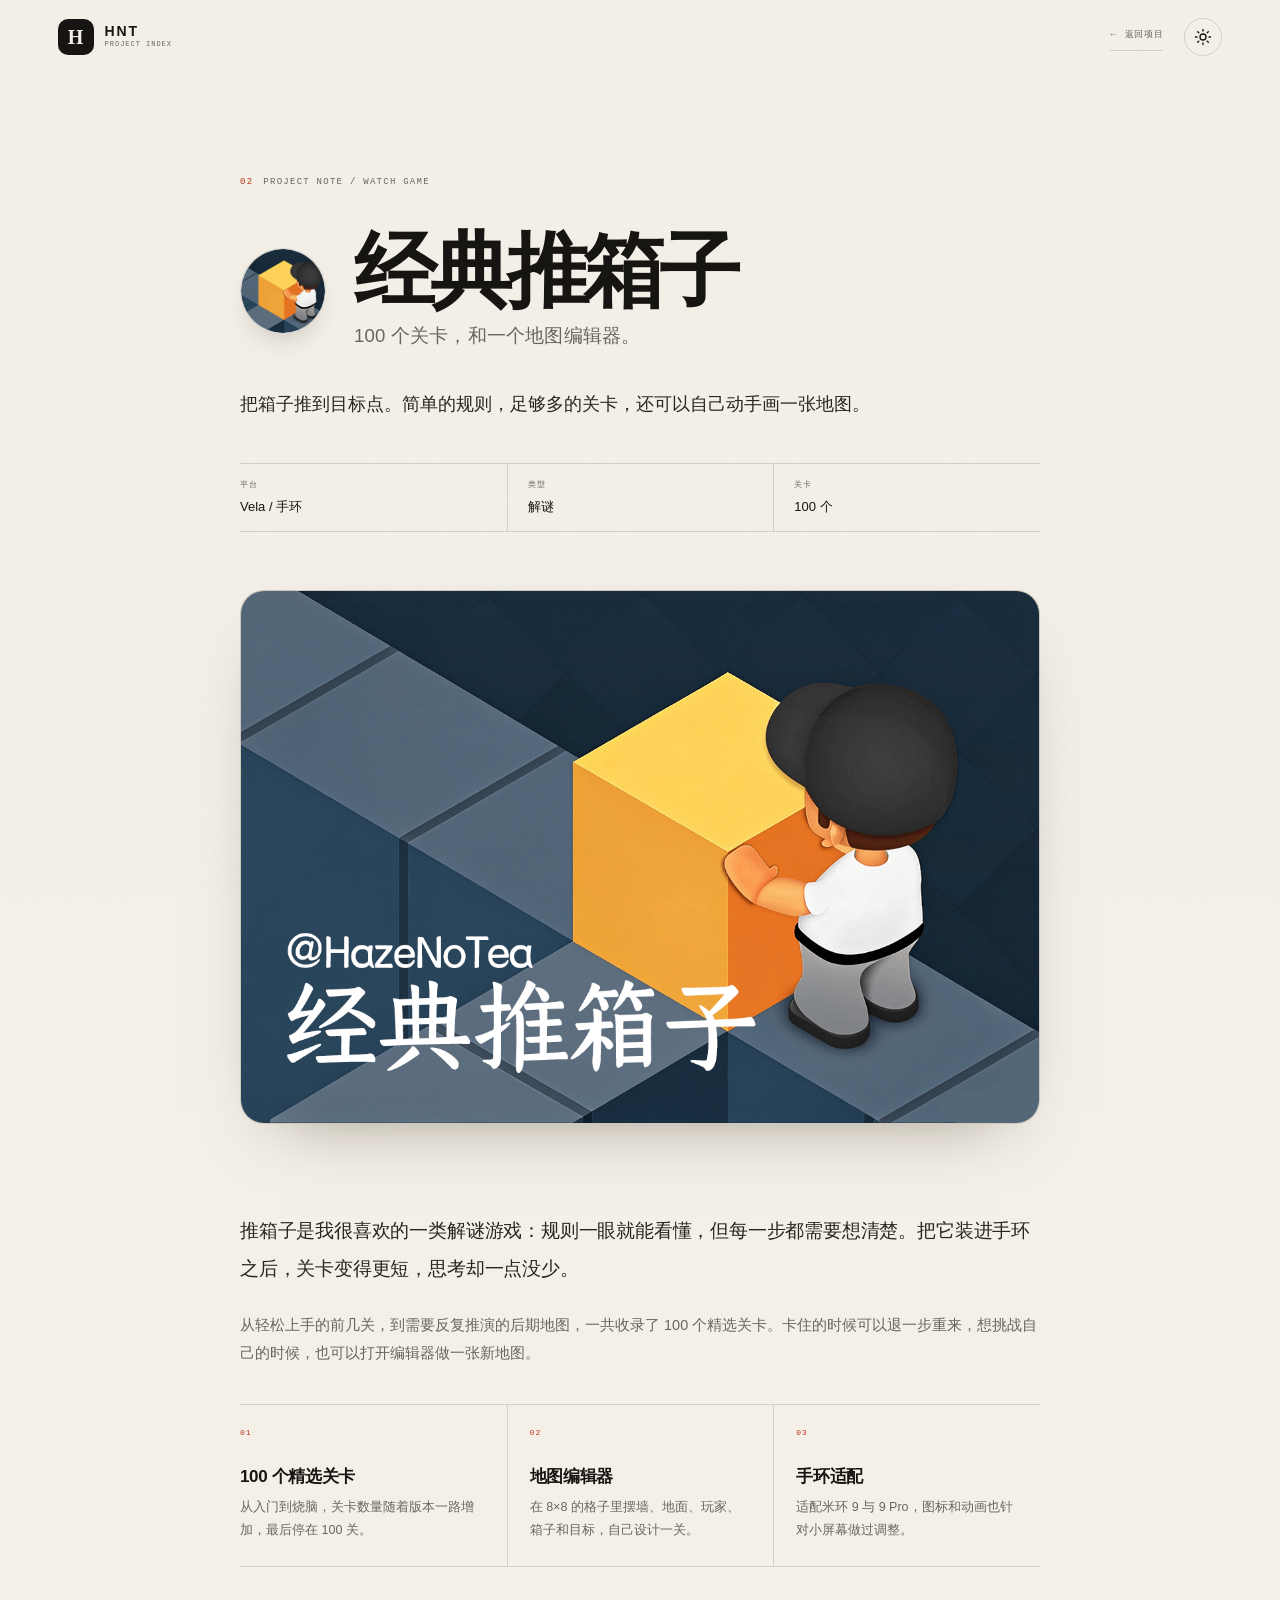
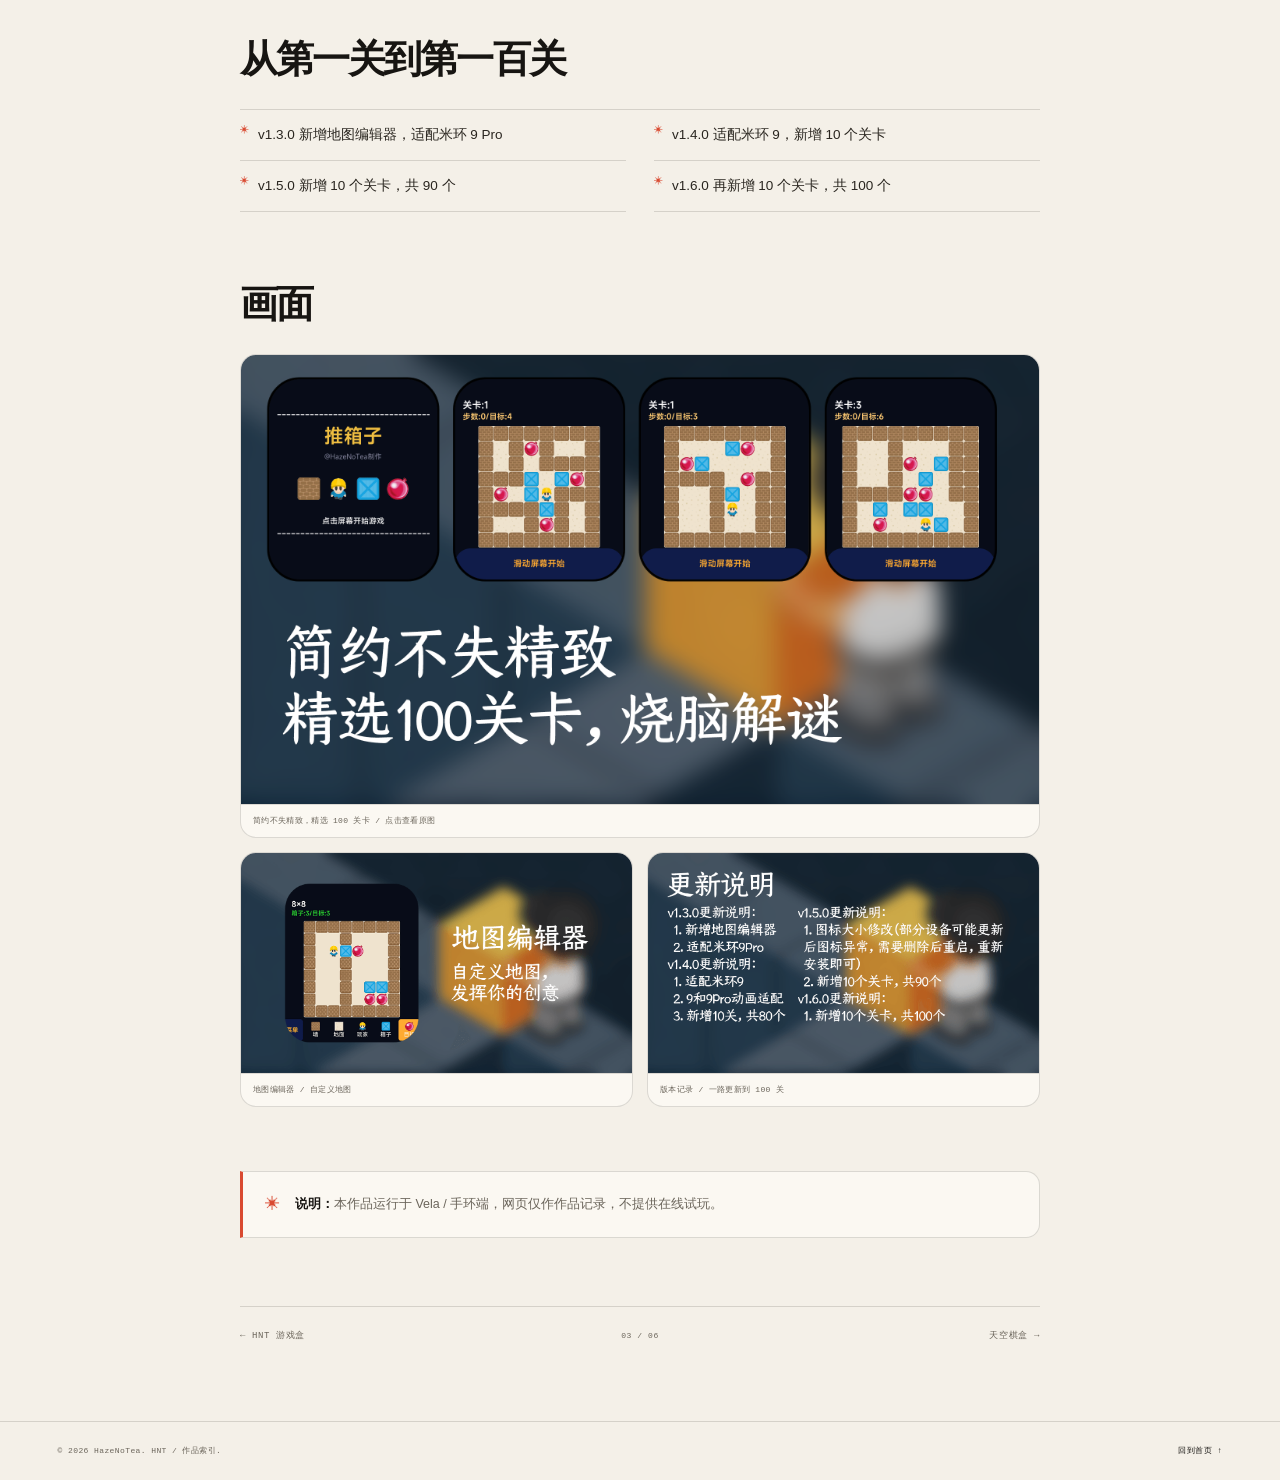
<file: post/sokoban.html>
<!DOCTYPE html>
<html lang="zh-CN" data-theme="light">
<head>
  <meta charset="UTF-8">
  <meta name="viewport" content="width=device-width, initial-scale=1.0">
  <title>经典推箱子 — HazeNoTea</title>
  <meta name="description" content="经典推箱子：100 个精选关卡和地图编辑器，让小屏幕也能烧脑解谜。">
  <meta name="author" content="HazeNoTea">
  <meta name="color-scheme" content="light dark">
  <meta name="theme-color" content="#f4f0e8" id="theme-color">
  <link rel="icon" type="image/png" href="../common/logo.png">
  <link rel="stylesheet" href="../assets/css/style.css">
  <link rel="stylesheet" href="../assets/css/post.css">
  <script>
    (function () {
      var theme = "light";
      var queryTheme = new URLSearchParams(window.location.search).get("theme");
      if (queryTheme === "light" || queryTheme === "dark") {
        theme = queryTheme;
      } else {
        try {
          var saved = localStorage.getItem("hnt-theme");
          theme = saved || (window.matchMedia("(prefers-color-scheme: dark)").matches ? "dark" : "light");
        } catch (error) {
          theme = window.matchMedia("(prefers-color-scheme: dark)").matches ? "dark" : "light";
        }
      }
      document.documentElement.dataset.theme = theme;
      document.documentElement.classList.add("js");
    })();
  </script>
</head>
<body class="post-page">
  <a class="skip-link" href="#main">跳到主要内容</a>
  <div class="page-grain" aria-hidden="true"></div>

  <header class="site-header post-site-header" id="site-header">
    <div class="container header-inner">
      <a class="brand" href="../index.html" aria-label="HNT，返回首页">
        <span class="brand-mark" aria-hidden="true">H</span>
        <span class="brand-text">
          <strong>HNT</strong>
          <small>PROJECT INDEX</small>
        </span>
      </a>
      <a class="post-back" href="../index.html#work"><span aria-hidden="true">←</span> 返回项目</a>
      <div class="header-actions">
        <button class="icon-button theme-toggle" id="theme-toggle" type="button" aria-label="切换深色模式" aria-pressed="false">
          <svg class="icon-sun" width="18" height="18" viewBox="0 0 24 24" fill="none" stroke="currentColor" stroke-width="1.8" stroke-linecap="round" aria-hidden="true">
            <circle cx="12" cy="12" r="4"></circle>
            <path d="M12 2v2M12 20v2M4.93 4.93l1.42 1.42M17.66 17.66l1.41 1.41M2 12h2M20 12h2M4.93 19.07l1.42-1.42M17.66 6.34l1.41-1.41"></path>
          </svg>
          <svg class="icon-moon" width="18" height="18" viewBox="0 0 24 24" fill="none" stroke="currentColor" stroke-width="1.8" stroke-linecap="round" stroke-linejoin="round" aria-hidden="true">
            <path d="M21 12.79A9 9 0 1 1 11.21 3 7 7 0 0 0 21 12.79Z"></path>
          </svg>
        </button>
      </div>
    </div>
  </header>

  <main id="main">
    <article>
      <header class="post-hero container" data-reveal>
        <p class="post-kicker"><span>02</span> PROJECT NOTE / WATCH GAME</p>
        <div class="post-heading">
          <div class="post-title-row">
            <div class="post-logo">
              <img src="../common/post/推箱子/高清logo.png" width="400" height="400" alt="经典推箱子图标">
            </div>
            <h1>经典推箱子 <span>100 个关卡，和一个地图编辑器。</span></h1>
          </div>
        </div>
        <p class="post-summary">把箱子推到目标点。简单的规则，足够多的关卡，还可以自己动手画一张地图。</p>
        <dl class="post-meta">
          <div><dt>平台</dt><dd>Vela / 手环</dd></div>
          <div><dt>类型</dt><dd>解谜</dd></div>
          <div><dt>关卡</dt><dd>100 个</dd></div>
        </dl>
      </header>

      <figure class="post-cover container" data-reveal>
        <img src="../common/post/推箱子/大图.png" width="1200" height="800" alt="经典推箱子宣传图，角色正在推动一个黄色箱子">
      </figure>

      <div class="post-content">
        <section class="post-section" data-reveal>
          <p class="post-lead">推箱子是我很喜欢的一类解谜游戏：规则一眼就能看懂，但每一步都需要想清楚。把它装进手环之后，关卡变得更短，思考却一点没少。</p>
          <p class="post-copy">从轻松上手的前几关，到需要反复推演的后期地图，一共收录了 100 个精选关卡。卡住的时候可以退一步重来，想挑战自己的时候，也可以打开编辑器做一张新地图。</p>

          <div class="post-features">
            <div class="post-feature">
              <span class="post-feature-index">01</span>
              <h3>100 个精选关卡</h3>
              <p>从入门到烧脑，关卡数量随着版本一路增加，最后停在 100 关。</p>
            </div>
            <div class="post-feature">
              <span class="post-feature-index">02</span>
              <h3>地图编辑器</h3>
              <p>在 8×8 的格子里摆墙、地面、玩家、箱子和目标，自己设计一关。</p>
            </div>
            <div class="post-feature">
              <span class="post-feature-index">03</span>
              <h3>手环适配</h3>
              <p>适配米环 9 与 9 Pro，图标和动画也针对小屏幕做过调整。</p>
            </div>
          </div>
        </section>

        <section class="post-section" data-reveal>
          <h2>从第一关到第一百关</h2>
          <ul class="post-list">
            <li>v1.3.0 新增地图编辑器，适配米环 9 Pro</li>
            <li>v1.4.0 适配米环 9，新增 10 个关卡</li>
            <li>v1.5.0 新增 10 个关卡，共 90 个</li>
            <li>v1.6.0 再新增 10 个关卡，共 100 个</li>
          </ul>
        </section>

        <section class="post-section" data-reveal>
          <h2>画面</h2>
          <div class="post-gallery post-gallery--feature">
            <figure>
              <a href="../common/post/推箱子/宣传图.png" target="_blank" rel="noopener noreferrer">
                <img src="../common/post/推箱子/宣传图.png" width="2048" height="1152" alt="推箱子的关卡画面和游戏介绍" loading="lazy" decoding="async">
              </a>
              <figcaption>简约不失精致，精选 100 关卡 / 点击查看原图</figcaption>
            </figure>
            <figure>
              <a href="../common/post/推箱子/宣传图_2.png" target="_blank" rel="noopener noreferrer">
                <img src="../common/post/推箱子/宣传图_2.png" width="1200" height="675" alt="推箱子的地图编辑器界面" loading="lazy" decoding="async">
              </a>
              <figcaption>地图编辑器 / 自定义地图</figcaption>
            </figure>
            <figure>
              <a href="../common/post/推箱子/宣传图_3.png" target="_blank" rel="noopener noreferrer">
                <img src="../common/post/推箱子/宣传图_3.png" width="1200" height="675" alt="推箱子多个版本的更新说明" loading="lazy" decoding="async">
              </a>
              <figcaption>版本记录 / 一路更新到 100 关</figcaption>
            </figure>
          </div>
        </section>

        <aside class="post-note" data-reveal>
          <span aria-hidden="true">✳</span>
          <p><strong>说明：</strong>本作品运行于 Vela / 手环端，网页仅作作品记录，不提供在线试玩。</p>
        </aside>

        <nav class="post-nav" aria-label="作品导航" data-reveal>
          <a href="./hnt-gamebox.html">← HNT 游戏盒</a>
          <span>03 / 06</span>
          <a href="./sky-chess.html">天空棋盒 →</a>
        </nav>
      </div>
    </article>
  </main>

  <footer class="post-footer">
    <div class="container post-footer-inner">
      <p>© <span id="year">2026</span> HazeNoTea. HNT / 作品索引.</p>
      <a href="../index.html#top">回到首页 <span aria-hidden="true">↑</span></a>
    </div>
  </footer>

  <script src="../assets/js/main.js" defer></script>
</body>
</html>
</file>
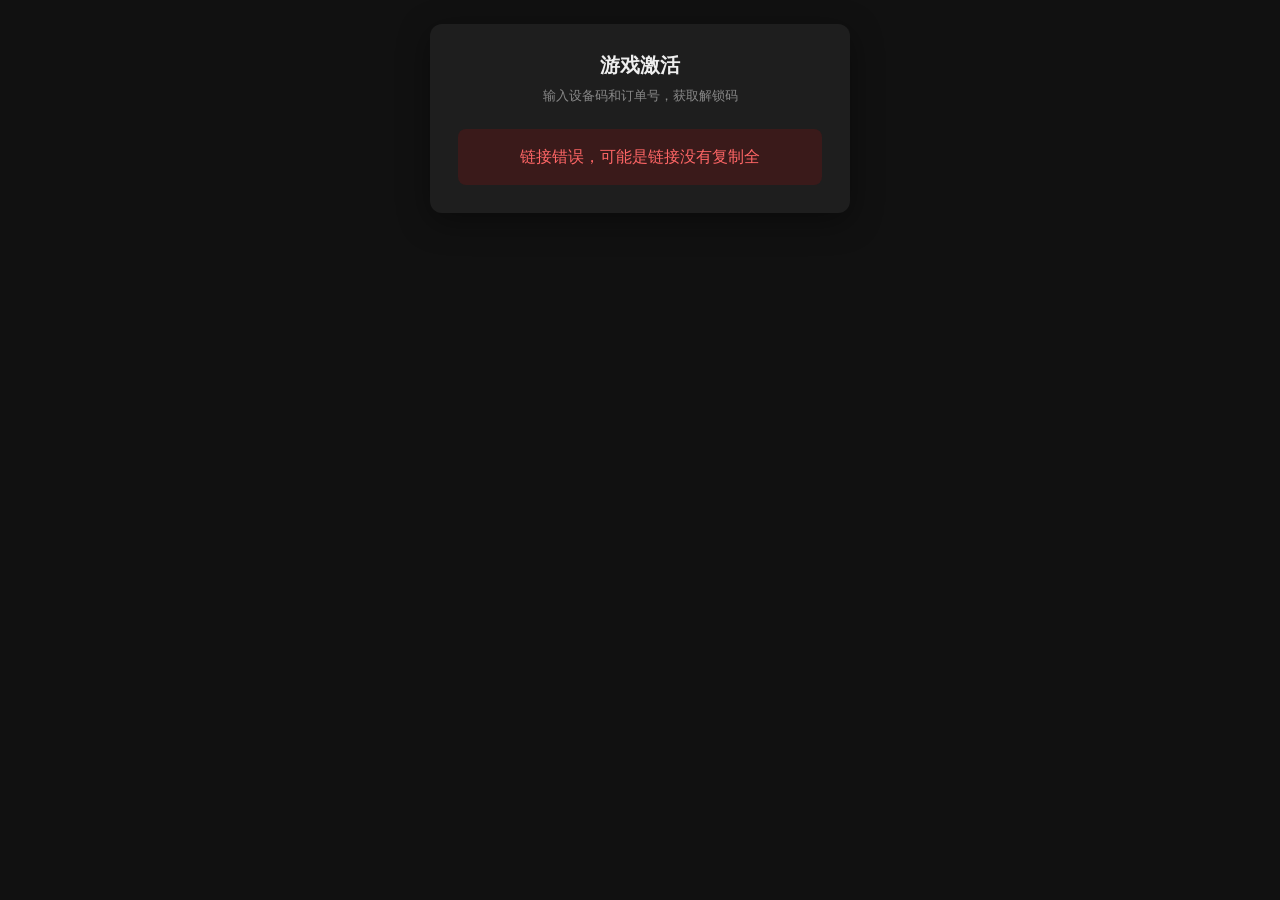
<file: pages/activate/activate.html>
<!DOCTYPE html>
<!--
  游戏激活页，不放入站内导航。
  订单模式：activate.html?game=com.hazenotea.ashenoath.watch
  卡密模式：activate.html?game=com.hazenotea.ashenoath.watch&mode=card
  支持的游戏 ID 见下方 ALLOWED_GAMES。
-->
<html lang="zh-CN">
<head>
    <meta charset="UTF-8">
    <meta name="viewport" content="width=device-width, initial-scale=1.0">
    <meta name="robots" content="noindex, nofollow">
    <title>HNT游戏激活</title>
    <style>
        * { box-sizing: border-box; }
        body { font-family: -apple-system, sans-serif; background: #111; color: #eee;
               display: flex; justify-content: center; align-items: flex-start;
               min-height: 100vh; margin: 0; padding: 24px 16px; }
        .card { background: #1e1e1e; border-radius: 12px; padding: 28px;
                width: 100%; max-width: 420px; box-shadow: 0 8px 32px rgba(0,0,0,0.4); }
        h1 { font-size: 20px; text-align: center; margin: 0 0 8px; }
        .subtitle { text-align: center; font-size: 13px; color: #888; margin-bottom: 24px; }
        label { display: block; font-size: 13px; color: #aaa; margin-bottom: 6px; }
        input[type="text"] { width: 100%; padding: 12px; background: #2a2a2a;
            border: 1px solid #444; border-radius: 8px; color: #fff; font-size: 16px;
            margin-bottom: 16px; transition: border-color 0.2s; }
        input[type="text"]:focus { outline: none; border-color: #4ea1ff; }
        input[type="text"]::placeholder { color: #666; }
        input[type="text"].invalid { border-color: #ff6666; }
        input[type="text"].valid { border-color: #4ecc7a; }
        button { width: 100%; padding: 14px; background: #4ea1ff; border: none;
            border-radius: 8px; color: #fff; font-size: 16px; font-weight: 500;
            cursor: pointer; transition: background 0.2s; }
        button:hover:not(:disabled) { background: #3a8fe0; }
        button:disabled { opacity: 0.5; cursor: not-allowed; }
        .result { margin-top: 20px; padding: 16px; border-radius: 8px; text-align: center;
            display: none; word-break: break-all; line-height: 1.5; }
        .success { background: #1a3a2a; color: #4ecc7a; }
        .error { background: #3a1a1a; color: #ff6666; }
        .code { font-size: 28px; letter-spacing: 4px; margin-top: 10px;
            font-weight: bold; font-family: "Courier New", monospace; }
        .field-hint { font-size: 11px; color: #ff8888; margin: -10px 0 12px 0;
            display: none; }
        .field-hint.show { display: block; }
        .input-help { font-size: 11px; color: #999; margin: -8px 0 14px 0;
            line-height: 1.55; }
        .tips { font-size: 12px; color: #666; margin-top: 20px; line-height: 1.7; }
        .tips strong { color: #888; }
        .hidden { display: none !important; }
    </style>
</head>
<body>
<div class="card">
    <h1>游戏激活</h1>
    <div id="subtitle" class="subtitle">输入设备码和订单号，获取解锁码</div>

    <div id="gameError" class="result error"></div>

    <div id="formArea">
        <label>设备码（手环上显示，可不输入“-”）</label>
        <input id="deviceCode" type="text" placeholder="例如 12345-67890-12345"
               autocomplete="off" autocapitalize="characters" spellcheck="false"
               maxlength="24" aria-describedby="deviceCodeHelp deviceCodeHint"
               oninput="formatDeviceCode(this)" onblur="formatDeviceCode(this, true)" />
        <!--<div id="deviceCodeHelp" class="input-help">短横线（-）可以直接输入或粘贴，只输入数字/字母也可以；校验时会忽略它，离开输入框或提交时会自动整理格式。</div>-->
        <div id="deviceCodeHint" class="field-hint">设备码输错了，请重新输入</div>
        <!-- 新码 15 位数字（5-5-5），旧码 16 位十六进制（4-4-4-4） -->

        <div id="orderGroup">
            <label>爱发电订单号</label>
            <input id="orderNo" type="text" placeholder="付款后在订单详情页查看"
                   autocomplete="off" oninput="validateOrderNo(this)" />
            <div id="orderNoHint" class="field-hint">订单号格式不正确，应为 10-32 位数字</div>
        </div>

        <div id="cardGroup" class="hidden">
            <label>卡密（K 开头，16 位）</label>
            <input id="cardKey" type="text" placeholder="例如 K123456789012345"
                   autocomplete="off" autocapitalize="characters" spellcheck="false"
                   maxlength="20" oninput="formatCardKey(this)" />
            <div id="cardKeyHint" class="field-hint">卡密输错了，请重新输入</div>
        </div>

        <button id="btn" onclick="activate()">获取解锁码</button>

        <div id="result" class="result"></div>

        <div id="orderTips">
            <div class="tips">
                <strong>订单号在哪看？</strong><br>
                爱发电 → 我的 → 订单 → 点击对应订单查看订单号
            </div>
            <div class="tips">
                <strong>设备码输入错误在爱发电找人工</strong><br>
                人工不一定随时在线，需要耐心等待
            </div>
            <div class="tips">
                <strong>每分钟只能查询一次</strong><br>
                每分钟只能查询一次，多次查询只能等待一分钟之后
            </div>
            <div class="tips">
                <strong>土豆数据库随时爆炸</strong><br>
                确认输入正确但查询失败，1分钟后重新尝试即可
            </div>
        </div>

        <div id="cardTips" class="hidden">
            <div class="tips">
                <strong>卡密在哪看？</strong><br>
                在你购买游戏的经销商处获取，K 开头的 16 位（K 也要输入）。
            </div>
            <div class="tips">
                <strong>卡密不是解锁码</strong><br>
                卡密填在网页；手环上输入的是 8 位解锁码。
            </div>
            <div class="tips">
                <strong>一张卡密只能激活一台设备</strong><br>
                设备码填错会导致卡密作废，请核对后再提交。
            </div>
            <div class="tips">
                <strong>每分钟只能试一次</strong><br>
                卡密或设备码输错，60 秒后才能重试。
            </div>
        </div>
    </div>
</div>

<script>
// ========== 云函数访问路径 ==========
const API_URL = 'https://1492152119-gpz7bvmw8n.ap-guangzhou.tencentscf.com/api/activate';

// 允许的游戏白名单（仅用于前端友好提示，真正的校验在后端）
const ALLOWED_GAMES = [
    'com.hazenotea.pvz.watch',
    'com.hazenotea.ashenoath.watch',
    'com.hazenotea.hntgamebox'
];

// ========== 重试倒计时 ==========
let countdownTimer = null;
let countdownEnd = 0;

function startCountdown(seconds) {
    clearInterval(countdownTimer);
    countdownEnd = Date.now() + seconds * 1000;
    updateCountdown();
    countdownTimer = setInterval(updateCountdown, 1000);
}

function updateCountdown() {
    const btn = document.getElementById('btn');
    const remain = Math.ceil((countdownEnd - Date.now()) / 1000);
    if (remain <= 0) {
        clearInterval(countdownTimer);
        countdownTimer = null;
        btn.disabled = false;
        btn.textContent = '获取解锁码';
    } else {
        btn.disabled = true;
        btn.textContent = remain + ' 秒后可重试';
    }
}

// ========== 从 URL 读取 game / mode 参数 ==========
const params = new URLSearchParams(location.search);
const GAME_ID = (params.get('game') || '').trim();
const MODE = (params.get('mode') || 'order').trim().toLowerCase();
const IS_CARD = MODE === 'card';

window.addEventListener('DOMContentLoaded', function () {
    const formArea = document.getElementById('formArea');
    const gameError = document.getElementById('gameError');

    if (!GAME_ID) {
        gameError.textContent = '链接错误，可能是链接没有复制全';
        gameError.style.display = 'block';
        formArea.classList.add('hidden');
        return;
    }
    if (ALLOWED_GAMES.indexOf(GAME_ID) === -1) {
        gameError.textContent = '无效的游戏参数：' + GAME_ID;
        gameError.style.display = 'block';
        formArea.classList.add('hidden');
        return;
    }
    if (MODE !== 'order' && MODE !== 'card') {
        gameError.textContent = '激活方式参数不正确';
        gameError.style.display = 'block';
        formArea.classList.add('hidden');
        return;
    }
    applyModeUI();
});

function applyModeUI() {
    document.getElementById('subtitle').textContent = IS_CARD
        ? '输入设备码和卡密，获取解锁码'
        : '输入设备码和订单号，获取解锁码';
    document.getElementById('orderGroup').classList.toggle('hidden', IS_CARD);
    document.getElementById('cardGroup').classList.toggle('hidden', !IS_CARD);
    document.getElementById('orderTips').classList.toggle('hidden', IS_CARD);
    document.getElementById('cardTips').classList.toggle('hidden', !IS_CARD);
}

// ========== 设备码格式化与校验 ==========
// v2 新码：15 位纯数字 = 14 位数据 + 1 位 Damm 校验，展示 5-5-5
// v1 旧码：16 位十六进制，展示 4-4-4-4
const DEVICE_DAMM = [
    [0, 3, 1, 7, 5, 9, 8, 6, 4, 2],
    [7, 0, 9, 2, 1, 5, 4, 8, 6, 3],
    [4, 2, 0, 6, 8, 7, 1, 3, 5, 9],
    [1, 7, 5, 0, 9, 8, 3, 4, 2, 6],
    [6, 1, 2, 3, 0, 4, 5, 9, 7, 8],
    [3, 6, 7, 4, 2, 0, 9, 5, 8, 1],
    [5, 8, 6, 9, 7, 2, 0, 1, 3, 4],
    [8, 9, 4, 5, 3, 6, 2, 0, 1, 7],
    [9, 4, 3, 8, 6, 1, 7, 2, 0, 5],
    [2, 5, 8, 1, 4, 3, 6, 7, 9, 0],
];
const DEVICE_CODE_HINT = '设备码输错了，请重新输入';
// 新码 15 位数字（5-5-5），旧码 16 位十六进制（4-4-4-4）

function dammValidate(code) {
    let interim = 0;
    for (let i = 0; i < code.length; i++) {
        const d = code.charCodeAt(i) - 48;
        if (d < 0 || d > 9) return false;
        interim = DEVICE_DAMM[interim][d];
    }
    return interim === 0;
}

// ========== 卡密格式化与校验 ==========
// 卡密：K + 15 位数字（14 位数据 + 1 位 Damm 校验），共 16 位，无连字符。
const CARD_FULLWIDTH_MAP = {
    '０': '0', '１': '1', '２': '2', '３': '3', '４': '4',
    '５': '5', '６': '6', '７': '7', '８': '8', '９': '9',
    'Ｋ': 'K', 'ｋ': 'K', '－': '-', '—': '-', '–': '-', '　': ' '
};

function normalizeCardInput(raw) {
    let s = String(raw || '').replace(/[０-９Ｋｋ－—–　]/g, function (ch) {
        return CARD_FULLWIDTH_MAP[ch] || ch;
    });
    s = s.toUpperCase().replace(/[^0-9K]/g, '');
    return s.slice(0, 16);
}

function formatCardKey(input) {
    const value = normalizeCardInput(input.value);
    input.value = value;
    const hint = document.getElementById('cardKeyHint');

    if (/^K\d{15}$/.test(value)) {
        if (dammValidate(value.slice(1))) {
            input.classList.remove('invalid');
            input.classList.add('valid');
            hint.classList.remove('show');
        } else {
            input.classList.add('invalid');
            input.classList.remove('valid');
            hint.textContent = '卡密输错了，请重新输入';
            hint.classList.add('show');
        }
    } else {
        input.classList.remove('valid');
        input.classList.remove('invalid');
        hint.textContent = '卡密输错了，请重新输入';
        hint.classList.remove('show');
    }
}

function parseCardKey(raw) {
    const value = normalizeCardInput(String(raw || '').trim());
    if (!/^K\d{15}$/.test(value)) return null;
    if (!dammValidate(value.slice(1))) return null;
    return { code: value, digits: value.slice(1) };
}

function groupCode(code, size) {
    let out = '';
    for (let i = 0; i < code.length; i++) {
        if (i > 0 && i % size === 0) out += '-';
        out += code[i];
    }
    return out;
}

/**
 * 解析设备码。
 * 返回 { version, code, display } 或 null
 *   code 是去掉连字符的原始数字/hex，直接发给后端
 */
function parseDeviceCode(raw) {
    const s = (raw || '').toUpperCase().replace(/[\s-]/g, '');
    if (/^\d{15}$/.test(s)) {
        if (!dammValidate(s)) return null;
        return { version: 'v2', code: s, display: groupCode(s, 5) };
    }
    if (/^[0-9A-F]{16}$/.test(s)) {
        return { version: 'v1', code: s, display: groupCode(s, 4) };
    }
    return null;
}

/**
 * 允许玩家按手环上的样子输入连字符。
 * 输入过程中保留 "-"，只做大写和字符清理；
 * 失焦或提交时再把完整设备码整理成 5-5-5 / 4-4-4-4。
 */
function normalizeDeviceDisplay(value) {
    let source = String(value || '')
        .toUpperCase()
        .replace(/[－—–\s]/g, '-')
        .replace(/[^0-9A-F-]/g, '')
        .replace(/-{2,}/g, '-');

    let output = '';
    let dashes = 0;

    for (let i = 0; i < source.length; i += 1) {
        const ch = source[i];
        if (ch === '-') {
            // 最多保留 3 个分隔符，避免额外连字符挤掉数字
            if (dashes >= 3 || output.length === 0) continue;
            dashes += 1;
            output += ch;
        } else {
            output += ch;
        }
    }

    return output.slice(0, 19);
}

function formatDeviceCode(input, finalize) {
    const display = normalizeDeviceDisplay(input.value);
    const compact = display.replace(/-/g, '');
    const isNewCode = /^\d{15}$/.test(compact);
    const isOldCode = /^[0-9A-F]{16}$/.test(compact);
    const complete = isNewCode || isOldCode;

    let nextValue = display;
    if (finalize && complete) {
        nextValue = groupCode(compact, isNewCode ? 5 : 4);
    }

    input.value = nextValue;

    const hint = document.getElementById('deviceCodeHint');
    if (complete && (!isNewCode || dammValidate(compact))) {
        input.classList.remove('invalid');
        input.classList.add('valid');
        hint.classList.remove('show');
    } else if (complete) {
        input.classList.add('invalid');
        input.classList.remove('valid');
        hint.textContent = '设备码输错了，请重新输入';
        hint.classList.add('show');
    } else {
        input.classList.remove('valid');
        input.classList.remove('invalid');
        hint.textContent = DEVICE_CODE_HINT;
        hint.classList.remove('show');
    }
}

// ========== 订单号校验 ==========
/**
 * 订单号校验：10-32 位纯数字
 */
function validateOrderNo(input) {
    // 去掉空格
    input.value = input.value.replace(/\s/g, '');
    const hint = document.getElementById('orderNoHint');
    if (!input.value) {
        input.classList.remove('invalid', 'valid');
        hint.classList.remove('show');
        return;
    }
    if (/^\d{10,32}$/.test(input.value)) {
        input.classList.remove('invalid');
        input.classList.add('valid');
        hint.classList.remove('show');
    } else {
        input.classList.remove('valid');
        // 不立即标红，等失去焦点或提交时再标红，避免打字过程中就报错
        hint.classList.remove('show');
    }
}

// ========== 激活逻辑 ==========
async function activate() {
    if (countdownTimer) return;   // 倒计时中，点按钮无效

    const deviceCodeInput = document.getElementById('deviceCode');
    const orderNoInput = document.getElementById('orderNo');
    const cardKeyInput = document.getElementById('cardKey');
    const deviceCodeHint = document.getElementById('deviceCodeHint');
    const orderNoHint = document.getElementById('orderNoHint');
    const cardKeyHint = document.getElementById('cardKeyHint');
    formatDeviceCode(deviceCodeInput, true);
    const deviceCode = deviceCodeInput.value.trim();
    const btn = document.getElementById('btn');
    const result = document.getElementById('result');

    // 重置错误样式
    deviceCodeInput.classList.remove('invalid');
    orderNoInput.classList.remove('invalid');
    cardKeyInput.classList.remove('invalid', 'valid');
    deviceCodeHint.classList.remove('show');
    orderNoHint.classList.remove('show');
    cardKeyHint.classList.remove('show');

    // ---- 设备码校验（15 位新码 / 16 位旧码） ----
    if (!deviceCode) {
        showResult('请输入设备码', 'error');
        deviceCodeInput.classList.add('invalid');
        return;
    }
    const parsed = parseDeviceCode(deviceCode);
    if (!parsed) {
        deviceCodeInput.classList.add('invalid');
        deviceCodeHint.textContent = DEVICE_CODE_HINT;
        deviceCodeHint.classList.add('show');
        showResult('设备码输错了，请和手环/手表上核对后重新输入', 'error');
        return;
    }

    // ---- 凭证校验：订单号 / 卡密 ----
    let credential;
    if (IS_CARD) {
        const cardRaw = cardKeyInput.value.trim();
        if (!cardRaw) {
            showResult('请输入卡密', 'error');
            cardKeyInput.classList.add('invalid');
            return;
        }
        const cardParsed = parseCardKey(cardRaw);
        if (!cardParsed) {
            cardKeyInput.classList.add('invalid');
            cardKeyHint.textContent = '卡密输错了，请重新输入';
            cardKeyHint.classList.add('show');
            showResult('卡密输错了，请重新输入', 'error');
            return;
        }
        credential = { mode: 'card', card_key: cardParsed.code };
    } else {
        const orderNo = orderNoInput.value.trim();
        if (!orderNo) {
            showResult('请输入订单号', 'error');
            orderNoInput.classList.add('invalid');
            return;
        }
        if (!/^\d{10,32}$/.test(orderNo)) {
            orderNoInput.classList.add('invalid');
            orderNoHint.classList.add('show');
            showResult('订单号格式不正确，应为 10-32 位数字', 'error');
            return;
        }
        credential = { mode: 'order', out_trade_no: orderNo };
    }

    // ---- 游戏参数校验 ----
    if (!GAME_ID) {
        showResult('缺少游戏参数', 'error');
        return;
    }

    btn.disabled = true;
    btn.textContent = '验证中...';
    result.style.display = 'none';

    try {
        const resp = await fetch(API_URL, {
            method: 'POST',
            headers: { 'Content-Type': 'application/json' },
            body: JSON.stringify(Object.assign({
                device_code: parsed.code,
                game_id: GAME_ID
            }, credential))
        });

        // 先尝试解析 JSON，无论状态码是多少
        let data = null;
        try {
            data = await resp.json();
        } catch (jsonErr) {
            showResult('服务器返回异常（HTTP ' + resp.status + '）', 'error');
            startCountdown(60);
            return;
        }

        if (data && data.success) {
            clearInterval(countdownTimer);   // 成功就清掉倒计时
            countdownTimer = null;
            showResult(
                '您的解锁码：' +
                '<div class="code">' + data.unlock_code + '</div>' +
                '<div style="font-size:13px;margin-top:12px;color:#8ce0a5;">' +
                '请在手环键盘上输入此解锁码</div>',
                'success'
            );
        } else {
            showResult((data && data.message) || '土豆数据库启动中，请1分钟后重试', 'error');
            startCountdown(60);
        }
    } catch (e) {
        console.error(e);
        showResult('网络错误，请稍后重试', 'error');
        startCountdown(60);
    } finally {
        // 只有不在倒计时中才恢复按钮，否则会覆盖倒计时文案
        if (!countdownTimer) {
            btn.disabled = false;
            btn.textContent = '获取解锁码';
        }
    }
}

function showResult(html, type) {
    const result = document.getElementById('result');
    result.className = 'result ' + type;
    result.innerHTML = html;
    result.style.display = 'block';
}
</script>
</body>
</html>
</file>
<file: assets/css/style.css>
/* ==========================================================================
   HNT — Personal project index
   A hand-built, dependency-free static site.
   ========================================================================== */

:root {
  --bg: #f4f0e8;
  --bg-deep: #ebe5da;
  --surface: #fbf8f2;
  --surface-2: #ece6db;
  --ink: #171512;
  --ink-soft: #29251f;
  --muted: #6b655b;
  --line: rgba(23, 21, 18, 0.14);
  --line-strong: rgba(23, 21, 18, 0.3);
  --accent: #d94a31;
  --accent-strong: #b93420;
  --accent-text: #b93420;
  --accent-soft: #f1c5b7;
  --live: #6f8844;
  --about-bg: #191714;
  --about-fg: #f2ece0;
  --contact-bg: #bc3a26;
  --contact-fg: #f8f1e5;
  --card-shadow: 0 28px 70px -42px rgba(49, 36, 19, 0.55);
  --font-sans: "Helvetica Neue", "Segoe UI Variable", "Segoe UI", "PingFang SC", "Hiragino Sans GB", "Microsoft YaHei", sans-serif;
  --font-serif: "Iowan Old Style", "Palatino Linotype", "Book Antiqua", Georgia, "Times New Roman", "Songti SC", serif;
  --font-mono: "SFMono-Regular", "Cascadia Mono", "Cascadia Code", Consolas, "Liberation Mono", monospace;
  --gutter: clamp(20px, 4.5vw, 64px);
  --header-height: 82px;
  --ease-out: cubic-bezier(0.22, 1, 0.36, 1);
  --ease-soft: cubic-bezier(0.2, 0.65, 0.25, 1);
}

[data-theme="dark"] {
  --bg: #13120f;
  --bg-deep: #1b1915;
  --surface: #1c1a16;
  --surface-2: #24211b;
  --ink: #f1ece2;
  --ink-soft: #ded7ca;
  --muted: #a39b8e;
  --line: rgba(241, 236, 226, 0.14);
  --line-strong: rgba(241, 236, 226, 0.32);
  --accent: #f05a3d;
  --accent-strong: #ff7659;
  --accent-text: #ff8b72;
  --accent-soft: #7e3828;
  --live: #a7c46d;
  --about-bg: #0c0b09;
  --about-fg: #f2ece0;
  --contact-bg: #a93220;
  --contact-fg: #f8f1e5;
  --card-shadow: 0 30px 80px -38px rgba(0, 0, 0, 0.9);
}

*,
*::before,
*::after {
  box-sizing: border-box;
}

html {
  scroll-behavior: smooth;
  scroll-padding-top: calc(var(--header-height) + 24px);
  overflow-x: clip;
  color-scheme: light;
}

html[data-theme="dark"] {
  color-scheme: dark;
}

body {
  margin: 0;
  min-width: 300px;
  min-height: 100vh;
  overflow-x: clip;
  background: var(--bg);
  color: var(--ink);
  font-family: var(--font-sans);
  font-size: 16px;
  line-height: 1.5;
  -webkit-font-smoothing: antialiased;
  -moz-osx-font-smoothing: grayscale;
  text-rendering: optimizeLegibility;
  transition: background-color 0.35s ease, color 0.35s ease;
}

body.nav-open {
  overflow: hidden;
}

::selection {
  background: var(--accent);
  color: #fff7ee;
}

img,
svg {
  display: block;
}

a {
  color: inherit;
}

button,
input,
textarea {
  font: inherit;
}

button {
  color: inherit;
}

h1,
h2,
h3,
p,
ul,
dl,
dd {
  margin: 0;
}

ul {
  padding: 0;
  list-style: none;
}

:focus-visible {
  outline: 2px solid var(--accent);
  outline-offset: 4px;
}

.sr-only {
  position: absolute !important;
  width: 1px !important;
  height: 1px !important;
  padding: 0 !important;
  margin: -1px !important;
  overflow: hidden !important;
  clip: rect(0, 0, 0, 0) !important;
  white-space: nowrap !important;
  border: 0 !important;
}

.skip-link {
  position: fixed;
  top: 12px;
  left: 12px;
  z-index: 1000;
  padding: 10px 16px;
  border-radius: 999px;
  background: var(--ink);
  color: var(--bg);
  font-family: var(--font-mono);
  font-size: 11px;
  text-decoration: none;
  transform: translateY(-160%);
  transition: transform 0.2s ease;
}

.skip-link:focus {
  transform: translateY(0);
}

.page-grain {
  position: fixed;
  inset: 0;
  z-index: 9999;
  pointer-events: none;
  opacity: 0.038;
  background-image: url("data:image/svg+xml,%3Csvg xmlns='http://www.w3.org/2000/svg' width='180' height='180'%3E%3Cfilter id='noise'%3E%3CfeTurbulence type='fractalNoise' baseFrequency='.88' numOctaves='3' stitchTiles='stitch'/%3E%3C/filter%3E%3Crect width='100%25' height='100%25' filter='url(%23noise)' opacity='.9'/%3E%3C/svg%3E");
  mix-blend-mode: multiply;
}

[data-theme="dark"] .page-grain {
  opacity: 0.055;
  mix-blend-mode: screen;
}

.container {
  width: min(1320px, calc(100% - var(--gutter) * 2));
  margin-inline: auto;
}

/* ==========================================================================
   Header
   ========================================================================== */

.site-header {
  position: sticky;
  top: 0;
  z-index: 100;
  min-height: var(--header-height);
  display: flex;
  align-items: center;
  background: color-mix(in srgb, var(--bg) 82%, transparent);
  border-bottom: 1px solid transparent;
  -webkit-backdrop-filter: blur(18px) saturate(1.2);
  backdrop-filter: blur(18px) saturate(1.2);
  transition: min-height 0.35s var(--ease-soft), border-color 0.35s ease, background-color 0.35s ease;
}

.site-header.is-scrolled {
  min-height: 70px;
  background: color-mix(in srgb, var(--bg) 93%, transparent);
  border-bottom-color: var(--line);
}

.header-inner {
  display: flex;
  align-items: center;
  justify-content: space-between;
  gap: 32px;
}

.brand {
  display: inline-flex;
  align-items: center;
  gap: 11px;
  text-decoration: none;
  flex: none;
}

.brand-mark {
  display: grid;
  width: 36px;
  height: 36px;
  place-items: center;
  border-radius: 10px;
  background: var(--ink);
  color: var(--bg);
  font-family: var(--font-serif);
  font-size: 20px;
  font-weight: 700;
  line-height: 1;
  transition: transform 0.35s var(--ease-out), background-color 0.25s ease;
}

.brand:hover .brand-mark {
  background: var(--accent);
  color: #fff7ee;
  transform: rotate(-7deg);
}

.brand-text {
  display: flex;
  flex-direction: column;
  gap: 1px;
}

.brand-text strong {
  font-size: 14px;
  font-weight: 800;
  line-height: 1.1;
  letter-spacing: 0.13em;
}

.brand-text small {
  color: var(--muted);
  font-family: var(--font-mono);
  font-size: 7px;
  line-height: 1.3;
  letter-spacing: 0.14em;
}

.site-nav {
  display: flex;
  align-items: center;
  gap: clamp(20px, 2.4vw, 38px);
}

.site-nav > a {
  position: relative;
  display: inline-flex;
  align-items: center;
  gap: 6px;
  padding: 7px 0;
  color: var(--ink);
  font-size: 13px;
  font-weight: 500;
  text-decoration: none;
  white-space: nowrap;
}

.site-nav > a span {
  color: var(--muted);
  font-family: var(--font-mono);
  font-size: 8px;
  transition: color 0.25s ease;
}

.site-nav > a::after {
  content: "";
  position: absolute;
  right: 0;
  bottom: 0;
  left: 0;
  height: 1px;
  background: var(--accent);
  transform: scaleX(0);
  transform-origin: right;
  transition: transform 0.35s var(--ease-out);
}

.site-nav > a:hover {
  color: var(--accent-text);
}

.site-nav > a:hover span {
  color: var(--accent-text);
}

.site-nav > a:hover::after,
.site-nav > a[aria-current="true"]::after {
  transform: scaleX(1);
  transform-origin: left;
}

.nav-foot {
  display: none;
}

.header-actions {
  display: flex;
  align-items: center;
  gap: 10px;
  flex: none;
}

.availability {
  display: inline-flex;
  align-items: center;
  gap: 7px;
  margin-right: 4px;
  padding: 8px 11px;
  border: 1px solid var(--line);
  border-radius: 999px;
  color: var(--muted);
  font-family: var(--font-mono);
  font-size: 8px;
  letter-spacing: 0.08em;
  white-space: nowrap;
}

.status-dot {
  display: inline-block;
  width: 6px;
  height: 6px;
  flex: none;
  border-radius: 50%;
  background: var(--live);
  box-shadow: 0 0 0 3px color-mix(in srgb, var(--live) 15%, transparent);
  animation: pulse-dot 2.8s ease-in-out infinite;
}

.icon-button {
  display: grid;
  width: 38px;
  height: 38px;
  padding: 0;
  place-items: center;
  border: 1px solid var(--line);
  border-radius: 50%;
  background: transparent;
  color: var(--ink);
  cursor: pointer;
  transition: color 0.25s ease, border-color 0.25s ease, background-color 0.25s ease, transform 0.25s ease;
}

.icon-button:hover {
  border-color: var(--ink);
  background: var(--ink);
  color: var(--bg);
  transform: rotate(8deg);
}

.icon-moon {
  display: none;
}

[data-theme="dark"] .icon-sun {
  display: none;
}

[data-theme="dark"] .icon-moon {
  display: block;
}

.menu-toggle {
  display: none;
  width: 38px;
  height: 38px;
  padding: 0;
  border: 1px solid var(--line);
  border-radius: 50%;
  background: transparent;
  cursor: pointer;
}

.menu-toggle span {
  display: block;
  width: 15px;
  height: 1px;
  margin: 4px auto;
  background: var(--ink);
  transition: transform 0.3s var(--ease-out), opacity 0.2s ease;
}

.nav-backdrop {
  position: fixed;
  inset: 0;
  z-index: 90;
  background: rgba(15, 13, 10, 0.42);
  -webkit-backdrop-filter: blur(3px);
  backdrop-filter: blur(3px);
  opacity: 0;
  visibility: hidden;
  transition: opacity 0.35s ease, visibility 0.35s;
}

/* ==========================================================================
   Hero
   ========================================================================== */

.hero {
  position: relative;
  padding: clamp(36px, 5.5vw, 72px) 0 0;
  overflow: clip;
}

.hero-topline {
  display: flex;
  justify-content: space-between;
  gap: 24px;
  padding-bottom: 17px;
  border-bottom: 1px solid var(--line);
  color: var(--muted);
  font-family: var(--font-mono);
  font-size: 9px;
  letter-spacing: 0.13em;
}

.hero-topline p:last-child {
  text-align: right;
}

.hero-topline span {
  margin: 0 5px;
  color: var(--accent);
}

.hero-grid {
  display: grid;
  grid-template-columns: minmax(0, 1fr) minmax(300px, 400px);
  gap: clamp(36px, 7vw, 104px);
  align-items: center;
  padding: clamp(46px, 7.5vw, 104px) 0 0;
}

.hero-kicker {
  display: flex;
  align-items: center;
  gap: 10px;
  color: var(--muted);
  font-family: var(--font-mono);
  font-size: 10px;
  letter-spacing: 0.14em;
}

.hero-kicker span {
  color: var(--accent);
  font-size: 13px;
  line-height: 1;
  letter-spacing: 0;
}

.hero-title {
  max-width: 920px;
  margin: 24px 0 31px;
  font-size: clamp(4rem, 8.8vw, 8.5rem);
  font-weight: 700;
  line-height: 0.96;
  letter-spacing: -0.075em;
}

.title-line {
  display: block;
  overflow: hidden;
  padding-bottom: 0.13em;
  margin-bottom: -0.09em;
}

.title-line > span {
  display: inline-block;
}

.js .title-line > span {
  transform: translateY(110%);
  animation: line-reveal 1s var(--ease-out) 0.08s forwards;
}

.js .title-line:nth-child(2) > span {
  animation-delay: 0.18s;
}

.accent-word {
  position: relative;
  display: inline-block;
  color: var(--accent);
}

.accent-word svg {
  position: absolute;
  left: -2%;
  bottom: -0.06em;
  width: 104%;
  height: 0.17em;
  overflow: visible;
}

.accent-word path {
  fill: none;
  stroke: var(--accent);
  stroke-width: 5;
  stroke-linecap: round;
  stroke-dasharray: 360;
  stroke-dashoffset: 360;
}

.js .accent-word path {
  animation: draw-line 1.15s var(--ease-soft) 0.9s forwards;
}

.hero-intro {
  max-width: 545px;
  color: var(--muted);
  font-size: clamp(15px, 1.18vw, 17px);
  line-height: 1.95;
  letter-spacing: 0.015em;
}

.hero-actions {
  display: flex;
  align-items: center;
  gap: 28px;
  margin-top: 35px;
}

.button {
  display: inline-flex;
  align-items: center;
  justify-content: center;
  gap: 19px;
  min-height: 52px;
  padding: 0 23px;
  border-radius: 999px;
  text-decoration: none;
  font-size: 13px;
  font-weight: 600;
  letter-spacing: 0.035em;
  transition: background-color 0.3s ease, color 0.3s ease, transform 0.35s var(--ease-out), box-shadow 0.35s ease;
}

.button--primary {
  background: var(--ink);
  color: var(--bg);
  box-shadow: 0 16px 30px -20px rgba(0, 0, 0, 0.6);
}

.button--primary svg {
  transition: transform 0.35s var(--ease-out);
}

.button--primary:hover {
  background: var(--accent-strong);
  color: #fff7ee;
  transform: translateY(-3px);
  box-shadow: 0 20px 36px -18px rgba(185, 52, 32, 0.55);
}

.button--primary:hover svg {
  transform: translateY(3px);
}

.text-link {
  display: inline-flex;
  align-items: center;
  gap: 9px;
  padding-bottom: 5px;
  border-bottom: 1px solid var(--line-strong);
  color: var(--ink);
  font-size: 13px;
  font-weight: 500;
  text-decoration: none;
  transition: color 0.25s ease, border-color 0.25s ease, gap 0.3s var(--ease-out);
}

.text-link span {
  color: var(--accent);
  font-size: 14px;
  transition: transform 0.3s var(--ease-out);
}

.text-link:hover {
  color: var(--accent-text);
  border-color: var(--accent);
  gap: 13px;
}

.text-link:hover span {
  transform: translate(2px, -2px);
}

.hero-visual {
  position: relative;
  display: grid;
  width: min(100%, 400px);
  aspect-ratio: 1;
  place-items: center;
  justify-self: end;
}

.hero-visual::before {
  content: "";
  position: absolute;
  top: 21%;
  left: 12%;
  width: 58%;
  aspect-ratio: 1;
  border-radius: 50%;
  background: var(--accent);
  opacity: 0.96;
}

.portrait-halo {
  position: absolute;
  inset: 4%;
  border: 1px solid var(--line);
  border-radius: 50%;
}

.portrait-halo::before,
.portrait-halo::after {
  content: "";
  position: absolute;
  border-radius: 50%;
}

.portrait-halo::before {
  inset: 7%;
  border: 1px dashed var(--line-strong);
}

.portrait-halo::after {
  top: 1%;
  left: 50%;
  width: 7px;
  height: 7px;
  background: var(--accent);
  transform: translateX(-50%);
  box-shadow: 0 0 0 5px var(--bg);
}

.orbit-text {
  position: absolute;
  inset: 0;
  z-index: 1;
  width: 100%;
  height: 100%;
  overflow: visible;
  animation: orbit-spin 38s linear infinite;
}

.orbit-text text {
  fill: var(--muted);
  font-family: var(--font-mono);
  font-size: 7.1px;
  letter-spacing: 1.85px;
}

.portrait-frame {
  position: relative;
  z-index: 2;
  width: 61%;
  aspect-ratio: 1;
  overflow: hidden;
  border: 7px solid var(--surface);
  border-radius: 50%;
  background: var(--surface-2);
  box-shadow: 0 26px 55px -25px rgba(49, 31, 17, 0.55), 0 0 0 1px var(--line);
  transform: rotate(-2.5deg);
  transition: transform 0.6s var(--ease-out);
}

.portrait-frame::after {
  content: "";
  position: absolute;
  inset: 0;
  border-radius: 50%;
  background: linear-gradient(145deg, rgba(255, 255, 255, 0.19), transparent 42%);
  box-shadow: inset 0 0 0 1px rgba(255, 255, 255, 0.2);
}

.portrait-frame img {
  width: 100%;
  height: 100%;
  object-fit: cover;
  transform: scale(1.025);
}

.hero-visual:hover .portrait-frame {
  transform: rotate(0deg) scale(1.025);
}

.hero-sticker {
  position: absolute;
  bottom: 10%;
  left: 4%;
  z-index: 4;
  display: flex;
  flex-direction: column;
  align-items: center;
  gap: 1px;
  padding: 10px 15px 9px;
  border: 1px solid rgba(255, 247, 238, 0.4);
  background: var(--accent);
  color: #fff7ee;
  box-shadow: 6px 8px 0 rgba(43, 27, 17, 0.13);
  transform: rotate(-8deg);
}

.hero-sticker span {
  font-family: var(--font-mono);
  font-size: 7px;
  letter-spacing: 0.15em;
}

.hero-sticker strong {
  font-family: var(--font-serif);
  font-size: 19px;
  font-style: italic;
  font-weight: 600;
  letter-spacing: 0.01em;
  line-height: 1;
}

.hero-annotation {
  position: absolute;
  right: -5px;
  bottom: 9%;
  z-index: 4;
  color: var(--muted);
  font-family: var(--font-mono);
  font-size: 7px;
  letter-spacing: 0.18em;
  writing-mode: vertical-rl;
}

.hero-spark {
  position: absolute;
  top: 9%;
  right: 5%;
  z-index: 4;
  color: var(--accent);
  font-size: 26px;
  line-height: 1;
  animation: float-spark 5s ease-in-out infinite;
}

.hero-bottomline {
  display: flex;
  align-items: center;
  justify-content: space-between;
  margin-top: clamp(52px, 7vw, 90px);
  padding: 16px 0 27px;
  border-top: 1px solid var(--line);
  color: var(--muted);
  font-family: var(--font-mono);
  font-size: 8px;
  letter-spacing: 0.16em;
}

.scroll-cue {
  display: inline-flex;
  align-items: center;
  gap: 10px;
}

.scroll-cue i {
  position: relative;
  display: inline-block;
  width: 46px;
  height: 1px;
  overflow: hidden;
  background: var(--line-strong);
}

.scroll-cue i::after {
  content: "";
  position: absolute;
  top: 0;
  left: 0;
  width: 18px;
  height: 1px;
  background: var(--accent);
  animation: scroll-line 2.4s ease-in-out infinite;
}

/* ==========================================================================
   Ticker
   ========================================================================== */

.ticker {
  position: relative;
  z-index: 2;
  width: 100%;
  margin: 8px 0 0;
  overflow: hidden;
  border-top: 1px solid rgba(41, 22, 16, 0.2);
  border-bottom: 1px solid rgba(41, 22, 16, 0.2);
  background: var(--accent);
  color: #fff4e7;
  transform: rotate(-0.65deg);
}

.ticker-track {
  display: flex;
  width: max-content;
  animation: marquee 36s linear infinite;
}

.ticker:hover .ticker-track {
  animation-play-state: paused;
}

.ticker-group {
  display: flex;
  align-items: center;
  gap: 25px;
  padding: 13px 13px;
  font-family: var(--font-mono);
  font-size: 9px;
  letter-spacing: 0.17em;
  white-space: nowrap;
}

.ticker-group i {
  color: rgba(255, 244, 231, 0.6);
  font-size: 13px;
  font-style: normal;
  letter-spacing: 0;
}

/* ==========================================================================
   Shared section pieces
   ========================================================================== */

.section {
  padding: clamp(94px, 11vw, 156px) 0;
}

.section-eyebrow {
  display: flex;
  align-items: center;
  gap: 13px;
  margin-bottom: clamp(30px, 4.2vw, 50px);
  color: var(--muted);
  font-family: var(--font-mono);
  font-size: 9px;
  letter-spacing: 0.16em;
}

.section-number {
  color: var(--accent-text);
  font-size: 9px;
}

.eyebrow-line {
  width: min(100px, 12vw);
  height: 1px;
  margin-left: 3px;
  background: var(--line);
}

.section-heading {
  display: flex;
  align-items: flex-end;
  justify-content: space-between;
  gap: 50px;
  padding-bottom: 8px;
}

.section-heading h2 {
  display: flex;
  align-items: flex-start;
  gap: 14px;
  font-size: clamp(3.8rem, 7.5vw, 7rem);
  font-weight: 700;
  line-height: 0.88;
  letter-spacing: -0.08em;
}

.heading-count {
  margin-top: 0.21em;
  color: var(--accent-text);
  font-family: var(--font-mono);
  font-size: 0.155em;
  font-weight: 500;
  letter-spacing: 0;
}

.section-heading > p {
  max-width: 365px;
  margin-bottom: 0.55em;
  color: var(--muted);
  font-size: 13.5px;
  line-height: 1.9;
}

/* ==========================================================================
   Work
   ========================================================================== */

.work {
  scroll-margin-top: 0;
}

.filter-row {
  display: flex;
  align-items: center;
  justify-content: space-between;
  gap: 24px;
  margin-top: clamp(30px, 4vw, 44px);
  padding-bottom: 19px;
  border-bottom: 1px solid var(--line);
}

.filter-list {
  display: flex;
  flex-wrap: wrap;
  gap: 6px;
}

.filter {
  display: inline-flex;
  align-items: center;
  gap: 6px;
  padding: 9px 13px;
  border: 1px solid transparent;
  border-radius: 999px;
  background: transparent;
  color: var(--muted);
  font-family: var(--font-mono);
  font-size: 9px;
  letter-spacing: 0.06em;
  cursor: pointer;
  transition: color 0.25s ease, border-color 0.25s ease, background-color 0.25s ease, transform 0.25s ease;
}

.filter span {
  color: currentColor;
  font-size: 7px;
  opacity: 0.6;
}

.filter:hover {
  border-color: var(--line);
  color: var(--ink);
  transform: translateY(-1px);
}

.filter.is-active {
  border-color: var(--ink);
  background: var(--ink);
  color: var(--bg);
}

.filter-note {
  color: var(--muted);
  font-family: var(--font-mono);
  font-size: 8px;
  letter-spacing: 0.1em;
  white-space: nowrap;
}

.filter-note span {
  margin-left: 5px;
  color: var(--accent-text);
}

.project-grid {
  display: grid;
  grid-template-columns: repeat(12, minmax(0, 1fr));
  gap: 22px;
  margin-top: 26px;
}

.project-card {
  position: relative;
  display: flex;
  flex-direction: column;
  grid-column: span 6;
  min-width: 0;
  overflow: hidden;
  border: 1px solid var(--line);
  border-radius: 22px;
  background: var(--surface);
  color: var(--ink);
  text-decoration: none;
  transition: transform 0.45s var(--ease-out), border-color 0.35s ease, box-shadow 0.45s ease, opacity 0.55s ease;
}

.project-card--wide {
  grid-column: span 7;
}

.project-card--narrow {
  grid-column: span 5;
}

.project-card--half {
  grid-column: span 6;
}

.project-card::after {
  content: "";
  position: absolute;
  inset: 0;
  z-index: 6;
  border-radius: inherit;
  background: radial-gradient(520px circle at var(--mx, 50%) var(--my, 50%), rgba(255, 255, 255, 0.18), transparent 42%);
  opacity: 0;
  pointer-events: none;
  mix-blend-mode: soft-light;
  transition: opacity 0.45s ease;
}

.project-card:hover {
  border-color: var(--line-strong);
  box-shadow: var(--card-shadow);
  transform: translateY(-7px);
}

.project-card:hover::after {
  opacity: 1;
}

.project-card[hidden] {
  display: none;
}

.project-art {
  position: relative;
  height: clamp(270px, 26vw, 355px);
  flex: none;
  overflow: hidden;
  border-bottom: 1px solid var(--line);
  isolation: isolate;
  container-type: inline-size;
}

.project-art.project-art--image {
  height: auto;
  aspect-ratio: 3 / 2;
  background: var(--surface-2);
}

.project-cover {
  width: 100%;
  height: 100%;
  object-fit: cover;
  object-position: center;
  transition: transform 0.8s var(--ease-out);
}

.project-card:hover .project-cover {
  transform: scale(1.025);
}

.art-label,
.art-badge {
  position: absolute;
  z-index: 8;
  top: 17px;
  font-family: var(--font-mono);
  font-size: 8px;
  line-height: 1;
  letter-spacing: 0.14em;
  text-transform: uppercase;
}

.art-label {
  left: 19px;
  opacity: 0.72;
}

.art-badge {
  right: 17px;
  padding: 5px 7px;
  border: 1px solid currentColor;
  border-radius: 999px;
  opacity: 0.6;
}

.project-info {
  display: flex;
  flex: 1;
  flex-direction: column;
  padding: 23px 25px 21px;
}

.project-title-row {
  display: flex;
  align-items: center;
  justify-content: space-between;
  gap: 16px;
}

.project-title-row h3 {
  min-width: 0;
  font-size: clamp(1.22rem, 1.55vw, 1.52rem);
  font-weight: 650;
  line-height: 1.25;
  letter-spacing: -0.035em;
}

.project-title-row h3 span {
  margin-left: 5px;
  color: var(--muted);
  font-size: 10px;
  font-weight: 400;
  letter-spacing: 0.02em;
  white-space: nowrap;
}

.card-arrow {
  display: grid;
  width: 34px;
  height: 34px;
  flex: none;
  place-items: center;
  border: 1px solid var(--line);
  border-radius: 50%;
  color: var(--ink);
  font-size: 13px;
  transition: color 0.3s ease, background-color 0.3s ease, border-color 0.3s ease, transform 0.35s var(--ease-out);
}

.project-card:hover .card-arrow {
  border-color: var(--accent);
  background: var(--accent);
  color: #fff7ee;
  transform: rotate(45deg);
}

.project-info > p {
  max-width: 540px;
  margin: 8px 0 23px;
  color: var(--muted);
  font-size: 13px;
  line-height: 1.75;
}

.project-meta {
  display: flex;
  align-items: center;
  justify-content: space-between;
  gap: 12px;
  margin-top: auto;
  padding-top: 15px;
  border-top: 1px solid var(--line);
  color: var(--muted);
  font-family: var(--font-mono);
  font-size: 8px;
  letter-spacing: 0.06em;
}

.tag-list {
  display: flex;
  flex-wrap: wrap;
  gap: 6px;
}

.tag-list li {
  padding: 4px 8px;
  border: 1px solid var(--line);
  border-radius: 999px;
  white-space: nowrap;
}

/* --------------------------------------------------------------------------
   Project art — Luma
   -------------------------------------------------------------------------- */

.art-luma {
  background: #dca88e;
  color: #352017;
}

.art-luma::before {
  content: "";
  position: absolute;
  inset: 0;
  background:
    radial-gradient(circle at 82% 8%, rgba(255, 244, 225, 0.65), transparent 36%),
    linear-gradient(120deg, transparent 55%, rgba(113, 43, 24, 0.16));
}

.art-luma::after {
  content: "";
  position: absolute;
  inset: 0;
  opacity: 0.42;
  background-image: radial-gradient(rgba(75, 29, 17, 0.2) 0.7px, transparent 0.7px);
  background-size: 9px 9px;
  -webkit-mask-image: linear-gradient(90deg, transparent 34%, #000);
  mask-image: linear-gradient(90deg, transparent 34%, #000);
}

.luma-window {
  position: absolute;
  top: 17%;
  left: 7%;
  z-index: 2;
  display: flex;
  width: 55%;
  height: 68%;
  min-width: 200px;
  flex-direction: column;
  overflow: hidden;
  border-radius: 10px;
  background: #f8f2e7;
  box-shadow: 15px 17px 0 rgba(93, 37, 22, 0.13), 0 26px 55px rgba(78, 30, 17, 0.2);
  transform: rotate(-3.5deg);
  transition: transform 0.55s var(--ease-out);
}

.luma-bar {
  display: flex;
  align-items: center;
  gap: 4px;
  height: 27px;
  flex: none;
  padding: 0 10px;
  border-bottom: 1px solid #e2d5c4;
  background: #efe6d8;
}

.luma-bar span {
  width: 5px;
  height: 5px;
  border-radius: 50%;
  background: #c5b4a0;
}

.luma-bar span:first-child {
  background: var(--accent);
}

.luma-bar em {
  margin-left: 6px;
  color: #8d7a67;
  font-family: var(--font-mono);
  font-size: 6px;
  font-style: normal;
  letter-spacing: 0.05em;
}

.luma-body {
  display: flex;
  flex: 1;
  min-height: 0;
}

.luma-side {
  display: flex;
  width: 17%;
  flex: none;
  flex-direction: column;
  gap: 8px;
  padding: 12px 9px;
  border-right: 1px solid #e7dccb;
  background: #f2e9dc;
}

.luma-side i {
  width: 100%;
  height: 4px;
  border-radius: 99px;
  background: #d7c8b5;
}

.luma-side i:nth-child(2) {
  width: 68%;
}

.luma-side i:nth-child(4) {
  width: 76%;
}

.luma-canvas {
  position: relative;
  flex: 1;
  min-width: 0;
  padding: 9% 8%;
  background:
    linear-gradient(rgba(145, 116, 89, 0.08) 1px, transparent 1px),
    linear-gradient(90deg, rgba(145, 116, 89, 0.08) 1px, transparent 1px);
  background-size: 16px 16px;
}

.luma-canvas p {
  position: relative;
  z-index: 2;
  color: #2d2119;
  font-family: var(--font-serif);
  font-size: clamp(1.25rem, 5.4cqw, 2.55rem);
  line-height: 0.9;
  letter-spacing: -0.045em;
}

.luma-canvas p em {
  color: var(--accent);
  font-style: italic;
}

.luma-chip {
  position: absolute;
  bottom: 9%;
  left: 8%;
  z-index: 2;
  padding: 4px 7px;
  border: 1px solid rgba(82, 48, 33, 0.19);
  border-radius: 99px;
  background: #eadccb;
  color: #5d3928;
  font-family: var(--font-mono);
  font-size: 6px;
  letter-spacing: 0.04em;
}

.luma-line {
  position: absolute;
  right: 7%;
  height: 1px;
  background: #ceb9a4;
}

.luma-line--one {
  top: 23%;
  width: 16%;
}

.luma-line--two {
  top: 29%;
  width: 10%;
}

.luma-orb {
  position: absolute;
  right: 6%;
  bottom: 9%;
  z-index: 3;
  width: 26%;
  aspect-ratio: 1;
  border-radius: 50%;
  background: radial-gradient(circle at 34% 28%, #ffd8b8 0, #ed6c44 34%, #bc3824 65%, #7f2014 100%);
  box-shadow: 0 18px 35px rgba(92, 31, 16, 0.32);
  transition: transform 0.55s var(--ease-out);
}

.luma-orb::after {
  content: "";
  position: absolute;
  top: 15%;
  left: 19%;
  width: 24%;
  height: 18%;
  border-radius: 50%;
  background: rgba(255, 244, 224, 0.55);
  filter: blur(3px);
  transform: rotate(-25deg);
}

.luma-star {
  position: absolute;
  top: 12%;
  right: 11%;
  z-index: 3;
  color: #fff1dd;
  font-size: clamp(1.8rem, 5.3cqw, 2.8rem);
  line-height: 1;
  text-shadow: 0 5px 18px rgba(104, 35, 18, 0.2);
}

.project-card:hover .luma-window {
  transform: rotate(-1.2deg) translateY(-4px) scale(1.012);
}

.project-card:hover .luma-orb {
  transform: translate(-3px, -5px) scale(1.04);
}

/* --------------------------------------------------------------------------
   Project art — Quiet
   -------------------------------------------------------------------------- */

.art-quiet {
  background: #20251f;
  color: #f2ebde;
}

.art-quiet::before {
  content: "";
  position: absolute;
  inset: 0;
  background:
    radial-gradient(circle at 18% 14%, rgba(166, 176, 143, 0.17), transparent 34%),
    radial-gradient(rgba(243, 235, 222, 0.12) 0.7px, transparent 0.7px);
  background-size: auto, 13px 13px;
  -webkit-mask-image: linear-gradient(140deg, #000, transparent 72%);
  mask-image: linear-gradient(140deg, #000, transparent 72%);
}

.quiet-letter {
  position: absolute;
  top: 18%;
  left: 12%;
  z-index: 2;
  display: flex;
  width: 64%;
  height: 66%;
  flex-direction: column;
  padding: 7% 7.5%;
  background: #f2ebde;
  color: #20251f;
  box-shadow: 12px 14px 0 rgba(0, 0, 0, 0.24);
  transform: rotate(2.4deg);
  transition: transform 0.55s var(--ease-out);
}

.quiet-letter::before {
  content: "";
  position: absolute;
  top: -8px;
  left: 36%;
  width: 30%;
  height: 16px;
  background: rgba(217, 204, 181, 0.5);
  transform: rotate(-2deg);
}

.quiet-meta {
  color: #79776c;
  font-family: var(--font-mono);
  font-size: clamp(5.5px, 1.35cqw, 7px);
  line-height: 1.4;
  letter-spacing: 0.11em;
}

.quiet-letter p {
  margin-top: 13%;
  font-family: var(--font-serif);
  font-size: clamp(1.65rem, 7cqw, 3rem);
  line-height: 0.88;
  letter-spacing: -0.05em;
}

.quiet-caret {
  color: var(--accent);
}

.quiet-rule {
  width: 100%;
  height: 1px;
  margin-top: auto;
  background: rgba(32, 37, 31, 0.2);
}

.quiet-foot {
  margin-top: 8px;
  color: #79776c;
  font-family: var(--font-mono);
  font-size: clamp(4.5px, 1.2cqw, 6px);
  letter-spacing: 0.1em;
}

.quiet-ghost {
  position: absolute;
  right: -5%;
  bottom: -13%;
  z-index: 1;
  color: rgba(242, 235, 222, 0.055);
  font-family: var(--font-serif);
  font-size: clamp(8rem, 25cqw, 13rem);
  line-height: 1;
  user-select: none;
}

.project-card:hover .quiet-letter {
  transform: rotate(0.8deg) translateY(-5px);
}

/* --------------------------------------------------------------------------
   Project art — Pico
   -------------------------------------------------------------------------- */

.art-pico {
  background: #31536a;
  color: #f5efdf;
}

.art-pico::before {
  content: "";
  position: absolute;
  inset: 0;
  background:
    radial-gradient(circle at 77% 22%, rgba(139, 189, 194, 0.28), transparent 38%),
    linear-gradient(145deg, transparent 45%, rgba(8, 23, 33, 0.24));
}

.pico-pack {
  position: absolute;
  top: 15%;
  right: 6%;
  z-index: 3;
  display: grid;
  width: 68%;
  grid-template-columns: repeat(3, 1fr);
  gap: 8px;
  transform: rotate(-5deg);
  transition: transform 0.55s var(--ease-out);
}

.pico-tile {
  display: grid;
  aspect-ratio: 1;
  padding: 18%;
  place-items: center;
  border-radius: 14px;
  background: #f6efdf;
  color: #284454;
  box-shadow: 4px 5px 0 rgba(10, 24, 33, 0.2);
}

.pico-tile svg {
  width: 100%;
  height: 100%;
}

.pico-tile--star {
  background: #e25b3e;
  color: #fff5e5;
  transform: translateY(7px) rotate(3deg);
}

.pico-tile--folder {
  background: #e5d7bf;
  transform: rotate(-2deg);
}

.pico-tile--arrow {
  background: #9bb59d;
  color: #1e382d;
  transform: translateY(-4px) rotate(2deg);
}

.pico-caption {
  position: absolute;
  bottom: 10%;
  left: 6%;
  z-index: 4;
  color: rgba(245, 239, 223, 0.8);
  font-family: var(--font-mono);
  font-size: clamp(5.5px, 1.4cqw, 7.5px);
  line-height: 1.75;
  letter-spacing: 0.13em;
}

.pico-caption span {
  color: rgba(245, 239, 223, 0.44);
}

.pico-ghost {
  position: absolute;
  top: 14%;
  left: -3%;
  z-index: 1;
  color: rgba(245, 239, 223, 0.06);
  font-family: var(--font-serif);
  font-size: clamp(7rem, 22cqw, 11rem);
  line-height: 1;
  user-select: none;
}

.project-card:hover .pico-pack {
  transform: rotate(-1.5deg) translateY(-4px) scale(1.015);
}

/* --------------------------------------------------------------------------
   Project art — Tempo
   -------------------------------------------------------------------------- */

.art-tempo {
  background: #cbd4b9;
  color: #30372a;
}

.art-tempo::before {
  content: "";
  position: absolute;
  inset: 0;
  background:
    radial-gradient(circle at 86% 20%, rgba(255, 255, 244, 0.48), transparent 33%),
    repeating-linear-gradient(90deg, transparent 0 48px, rgba(47, 57, 39, 0.045) 48px 49px);
}

.tempo-ring {
  position: absolute;
  top: 50%;
  right: 8%;
  z-index: 2;
  display: grid;
  width: min(51%, 240px);
  aspect-ratio: 1;
  place-items: center;
  border-radius: 50%;
  background: conic-gradient(from -90deg, #c4482f 0 68%, rgba(251, 252, 243, 0.46) 68% 100%);
  box-shadow: 0 22px 45px -22px rgba(46, 56, 38, 0.55);
  transform: translateY(-50%);
  transition: transform 0.55s var(--ease-out);
}

.tempo-ring::before {
  content: "";
  position: absolute;
  inset: 11%;
  border: 1px solid rgba(48, 55, 42, 0.1);
  border-radius: 50%;
  background: #eef0e4;
  box-shadow: inset 0 9px 22px rgba(67, 78, 56, 0.07);
}

.tempo-ring::after {
  content: "";
  position: absolute;
  inset: 18%;
  border: 1px dashed rgba(48, 55, 42, 0.16);
  border-radius: 50%;
}

.tempo-time {
  position: relative;
  z-index: 2;
  margin-top: -2px;
  font-family: var(--font-mono);
  font-size: clamp(1.55rem, 5.9cqw, 2.65rem);
  font-weight: 500;
  line-height: 1;
  letter-spacing: -0.09em;
}

.tempo-sub {
  position: absolute;
  top: 60%;
  z-index: 2;
  color: #6a705d;
  font-family: var(--font-mono);
  font-size: clamp(5px, 1.2cqw, 6.5px);
  letter-spacing: 0.16em;
}

.tempo-note {
  position: absolute;
  bottom: 13%;
  left: 7%;
  z-index: 2;
  display: flex;
  flex-direction: column;
  gap: 1px;
  color: #4a5240;
  font-family: var(--font-mono);
  font-size: clamp(6px, 1.4cqw, 8px);
  line-height: 1.75;
  letter-spacing: 0.14em;
}

.tempo-note span:nth-child(2) {
  color: #737a65;
}

.tempo-note span:nth-child(3) {
  color: var(--accent-strong);
}

.tempo-dot {
  position: absolute;
  top: 23%;
  left: 28%;
  width: 11px;
  height: 11px;
  border-radius: 50%;
  background: var(--accent);
  box-shadow: 0 0 0 7px rgba(196, 72, 47, 0.1);
}

.project-card:hover .tempo-ring {
  transform: translateY(-50%) scale(1.025) rotate(4deg);
}

/* --------------------------------------------------------------------------
   Project art — Field Notes
   -------------------------------------------------------------------------- */

.art-field {
  background: #eee3d1;
  color: #251f18;
}

.art-field::before {
  content: "";
  position: absolute;
  inset: 0;
  background:
    linear-gradient(rgba(61, 48, 34, 0.045) 1px, transparent 1px),
    radial-gradient(circle at 85% 15%, rgba(255, 250, 238, 0.7), transparent 35%);
  background-size: 100% 28px, auto;
}

.art-field::after {
  content: "✳";
  position: absolute;
  right: 7%;
  bottom: 9%;
  color: rgba(37, 31, 24, 0.16);
  font-size: clamp(1.6rem, 4.8cqw, 2.6rem);
  line-height: 1;
}

.field-title {
  position: absolute;
  top: 17%;
  left: 7%;
  z-index: 2;
  color: #241d16;
  font-family: var(--font-serif);
  font-size: clamp(3.2rem, 12.3cqw, 6.2rem);
  line-height: 0.74;
  letter-spacing: -0.065em;
  transition: transform 0.55s var(--ease-out);
}

.field-title em {
  color: var(--accent);
  font-style: italic;
  font-weight: 400;
}

.field-meta {
  position: absolute;
  bottom: 10%;
  left: 8%;
  z-index: 2;
  color: #6e6254;
  font-family: var(--font-mono);
  font-size: clamp(5.5px, 1.3cqw, 7px);
  line-height: 1.8;
  letter-spacing: 0.12em;
}

.field-stamp {
  position: absolute;
  top: 15%;
  right: 8%;
  z-index: 3;
  display: flex;
  width: clamp(64px, 17cqw, 92px);
  aspect-ratio: 1;
  flex-direction: column;
  align-items: center;
  justify-content: center;
  border: 1px solid var(--accent);
  border-radius: 50%;
  color: var(--accent);
  font-family: var(--font-serif);
  font-size: clamp(0.8rem, 3.3cqw, 1.3rem);
  line-height: 1.05;
  opacity: 0.85;
  transform: rotate(12deg);
}

.field-stamp::before {
  content: "";
  position: absolute;
  inset: 6px;
  border: 1px dashed currentColor;
  border-radius: 50%;
  opacity: 0.55;
}

.field-stamp em {
  font-size: 0.56em;
  font-style: normal;
  letter-spacing: 0.12em;
}

.field-rule {
  position: absolute;
  right: 8%;
  bottom: 17%;
  z-index: 2;
  width: 28%;
  height: 1px;
  background: rgba(37, 31, 24, 0.25);
}

.project-card:hover .field-title {
  transform: translateX(5px);
}

/* --------------------------------------------------------------------------
   Project art — Playground
   -------------------------------------------------------------------------- */

.art-play {
  background: #151513;
  color: #f3ede2;
}

.art-play::before {
  content: "";
  position: absolute;
  inset: 0;
  background:
    radial-gradient(circle at 82% 80%, rgba(240, 90, 61, 0.22), transparent 38%),
    radial-gradient(circle at 15% 18%, rgba(105, 148, 255, 0.12), transparent 36%);
}

.play-word {
  position: absolute;
  top: 7%;
  left: -2%;
  z-index: 1;
  color: transparent;
  font-size: clamp(6rem, 23cqw, 12rem);
  font-weight: 800;
  line-height: 0.8;
  letter-spacing: -0.1em;
  -webkit-text-stroke: 1px rgba(243, 237, 226, 0.4);
  opacity: 0.9;
  user-select: none;
}

.play-orb {
  position: absolute;
  z-index: 2;
  border-radius: 50%;
}

.play-orb--a {
  right: 8%;
  bottom: 4%;
  width: 42%;
  aspect-ratio: 1;
  background: radial-gradient(circle at 32% 27%, #ffd2a7 0, #ff6846 31%, #bd2c1d 65%, #62150d 100%);
  box-shadow: 0 24px 58px rgba(107, 24, 13, 0.5);
  animation: float-orb 7s ease-in-out infinite;
}

.play-orb--b {
  bottom: 13%;
  left: 28%;
  width: 22%;
  aspect-ratio: 1;
  border-radius: 42% 58% 63% 37% / 48% 42% 58% 52%;
  background: linear-gradient(135deg, #d7f45d 0, #8ccf90 42%, #4589e7 100%);
  box-shadow: 0 15px 35px rgba(56, 109, 211, 0.3);
  animation: float-orb 8.5s ease-in-out 0.6s infinite reverse;
}

.play-grid {
  position: absolute;
  inset: 0;
  z-index: 1;
  background-image:
    linear-gradient(rgba(243, 237, 226, 0.13) 1px, transparent 1px),
    linear-gradient(90deg, rgba(243, 237, 226, 0.13) 1px, transparent 1px);
  background-size: 38px 38px;
  opacity: 0.42;
  -webkit-mask-image: radial-gradient(circle at 65% 58%, #000, transparent 72%);
  mask-image: radial-gradient(circle at 65% 58%, #000, transparent 72%);
}

.play-cursor {
  position: absolute;
  top: 58%;
  left: 45%;
  z-index: 4;
  display: inline-flex;
  align-items: center;
  gap: 5px;
  padding: 7px 10px;
  border-radius: 99px;
  background: #f4eee2;
  color: #171512;
  font-family: var(--font-mono);
  font-size: 7px;
  box-shadow: 0 8px 22px rgba(0, 0, 0, 0.3);
  transform: rotate(-6deg);
}

.play-cursor em {
  color: #7d7569;
  font-style: normal;
}

.project-card:hover .play-orb--a {
  transform: translate(-5px, -7px) scale(1.02);
}

.project-card:hover .play-orb--b {
  transform: translate(4px, -3px) rotate(8deg);
}

.project-card:hover .play-cursor {
  transform: rotate(0deg) translateY(-3px);
}

/* ==========================================================================
   About
   ========================================================================== */

.about {
  position: relative;
  overflow: hidden;
  padding: clamp(96px, 12vw, 165px) 0 clamp(84px, 10vw, 130px);
  background: var(--about-bg);
  color: var(--about-fg);
}

.about .container {
  position: relative;
  z-index: 2;
}

.section-eyebrow--light {
  color: rgba(242, 236, 224, 0.48);
}

.section-eyebrow--light .section-number {
  color: var(--accent);
}

.section-eyebrow--light .eyebrow-line {
  background: rgba(242, 236, 224, 0.16);
}

.about-grid {
  display: grid;
  grid-template-columns: minmax(0, 1.04fr) minmax(0, 0.96fr);
  gap: clamp(48px, 8vw, 110px);
  align-items: start;
}

.about-kicker {
  margin-bottom: 24px;
  color: rgba(242, 236, 224, 0.46);
  font-family: var(--font-mono);
  font-size: 9px;
  letter-spacing: 0.13em;
}

.about-heading h2 {
  color: var(--about-fg);
  font-size: clamp(3.15rem, 5.9vw, 5.8rem);
  font-weight: 700;
  line-height: 0.98;
  letter-spacing: -0.07em;
}

.about-heading h2 span {
  color: var(--accent);
}

.about-copy {
  padding-top: 4px;
}

.about-lead {
  color: var(--about-fg);
  font-size: clamp(18px, 1.6vw, 22px);
  line-height: 1.75;
  letter-spacing: -0.02em;
}

.about-copy > p + p {
  margin-top: 22px;
  color: rgba(242, 236, 224, 0.63);
  font-size: 14px;
  line-height: 1.95;
}

.about-facts {
  display: grid;
  grid-template-columns: 1fr 1fr;
  margin-top: 38px;
  border-top: 1px solid rgba(242, 236, 224, 0.16);
}

.about-facts div {
  padding: 18px 18px 18px 0;
  border-bottom: 1px solid rgba(242, 236, 224, 0.16);
}

.about-facts div:nth-child(even) {
  padding-left: 20px;
  border-left: 1px solid rgba(242, 236, 224, 0.16);
}

.about-facts dt {
  margin-bottom: 7px;
  color: rgba(242, 236, 224, 0.4);
  font-family: var(--font-mono);
  font-size: 8px;
  letter-spacing: 0.12em;
}

.about-facts dd {
  color: rgba(242, 236, 224, 0.82);
  font-size: 12.5px;
  line-height: 1.6;
}

.about-footer {
  display: flex;
  align-items: center;
  justify-content: space-between;
  gap: 30px;
  margin-top: clamp(48px, 6vw, 74px);
  padding-top: 25px;
  border-top: 1px solid rgba(242, 236, 224, 0.16);
}

.skill-list {
  display: flex;
  flex-wrap: wrap;
  gap: 7px;
}

.skill-list li {
  padding: 7px 11px;
  border: 1px solid rgba(242, 236, 224, 0.17);
  border-radius: 999px;
  color: rgba(242, 236, 224, 0.67);
  font-family: var(--font-mono);
  font-size: 8px;
  letter-spacing: 0.06em;
}

.text-link--light {
  flex: none;
  border-color: rgba(242, 236, 224, 0.33);
  color: var(--about-fg);
}

.text-link--light:hover {
  border-color: var(--accent);
}

.about::after {
  content: "";
  position: absolute;
  top: -22%;
  right: -12%;
  width: 52vw;
  max-width: 760px;
  aspect-ratio: 1;
  border: 1px solid rgba(242, 236, 224, 0.055);
  border-radius: 50%;
  pointer-events: none;
}

/* ==========================================================================
   Elsewhere
   ========================================================================== */

.elsewhere {
  scroll-margin-top: 0;
}

.elsewhere-heading {
  display: flex;
  align-items: flex-end;
  justify-content: space-between;
  gap: 54px;
}

.elsewhere-heading h2 {
  font-size: clamp(4rem, 9.2vw, 8.8rem);
  font-weight: 700;
  line-height: 0.9;
  letter-spacing: -0.085em;
}

.elsewhere-heading h2 em {
  color: var(--accent);
  font-family: var(--font-serif);
  font-style: italic;
  font-weight: 400;
  letter-spacing: -0.06em;
}

.elsewhere-heading p {
  max-width: 340px;
  margin-bottom: 0.5em;
  color: var(--muted);
  font-size: 13.5px;
  line-height: 1.9;
}

.link-list {
  margin-top: clamp(48px, 6vw, 78px);
  border-top: 1px solid var(--line);
}

.link-row {
  position: relative;
  display: grid;
  grid-template-columns: 62px minmax(160px, 0.95fr) minmax(220px, 1.15fr) 44px;
  align-items: center;
  gap: 24px;
  padding: 25px 7px;
  border-bottom: 1px solid var(--line);
  color: var(--ink);
  text-decoration: none;
  transition: color 0.3s ease, background-color 0.4s var(--ease-soft), padding 0.4s var(--ease-out);
}

.link-row::before {
  content: "";
  position: absolute;
  top: 0;
  left: 0;
  width: 3px;
  height: 100%;
  background: var(--accent);
  transform: scaleY(0);
  transform-origin: bottom;
  transition: transform 0.4s var(--ease-out);
}

.link-row:hover {
  padding-right: 20px;
  padding-left: 25px;
  background: var(--ink);
  color: var(--bg);
}

.link-row:hover::before {
  transform: scaleY(1);
  transform-origin: top;
}

.link-num {
  color: var(--muted);
  font-family: var(--font-mono);
  font-size: 8px;
  letter-spacing: 0.1em;
  transition: color 0.3s ease;
}

.link-name {
  font-size: clamp(1.65rem, 3vw, 2.7rem);
  font-weight: 600;
  line-height: 1.1;
  letter-spacing: -0.045em;
}

.link-desc {
  color: var(--muted);
  font-size: 12.5px;
  line-height: 1.7;
  transition: color 0.3s ease;
}

.link-arrow {
  display: grid;
  width: 40px;
  height: 40px;
  place-items: center;
  border: 1px solid var(--line);
  border-radius: 50%;
  font-size: 12px;
  transition: color 0.3s ease, background-color 0.3s ease, border-color 0.3s ease, transform 0.4s var(--ease-out);
}

.link-row:hover .link-num,
.link-row:hover .link-desc {
  color: var(--bg);
  opacity: 0.62;
}

.link-row:hover .link-arrow {
  border-color: var(--accent);
  background: var(--accent);
  color: #fff7ee;
  transform: rotate(45deg);
}

/* ==========================================================================
   Contact
   ========================================================================== */

.contact {
  position: relative;
  overflow: hidden;
  padding: clamp(58px, 7vw, 86px) 0 0;
  background: var(--contact-bg);
  color: var(--contact-fg);
}

.contact .container {
  position: relative;
  z-index: 2;
}

.contact-topline {
  display: flex;
  align-items: center;
  justify-content: space-between;
  gap: 24px;
  padding-bottom: 16px;
  border-bottom: 1px solid rgba(248, 241, 229, 0.25);
  color: rgba(248, 241, 229, 0.7);
  font-family: var(--font-mono);
  font-size: 8px;
  letter-spacing: 0.14em;
}

.contact-topline > span:last-child {
  display: inline-flex;
  align-items: center;
  gap: 8px;
}

.contact-topline .status-dot {
  background: #d9e8ab;
  box-shadow: 0 0 0 3px rgba(217, 232, 171, 0.16);
}

.contact-main {
  padding: clamp(64px, 9vw, 122px) 0 clamp(66px, 10vw, 130px);
}

.contact-kicker {
  margin-bottom: 23px;
  color: rgba(248, 241, 229, 0.72);
  font-family: var(--font-mono);
  font-size: 10px;
  letter-spacing: 0.14em;
}

.contact-main h2 {
  font-size: clamp(4rem, 10.2vw, 9.2rem);
  font-weight: 700;
  line-height: 0.88;
  letter-spacing: -0.085em;
}

.contact-main h2 span {
  color: var(--contact-fg);
}

@supports (-webkit-text-stroke: 1px #000) {
  .contact-main h2 span {
    color: transparent;
    -webkit-text-stroke: 1.5px var(--contact-fg);
  }
}

.contact-email {
  display: inline-flex;
  align-items: center;
  gap: 28px;
  margin-top: 42px;
  padding: 15px 21px;
  border-radius: 999px;
  background: var(--contact-fg);
  color: #2a1711;
  font-family: var(--font-mono);
  font-size: 12px;
  letter-spacing: 0.03em;
  text-decoration: none;
  transition: color 0.3s ease, background-color 0.3s ease, transform 0.35s var(--ease-out), gap 0.35s var(--ease-out);
}

.contact-email span {
  color: var(--contact-bg);
  font-size: 15px;
  transition: transform 0.35s var(--ease-out);
}

.contact-email:hover {
  gap: 36px;
  background: var(--about-bg);
  color: var(--contact-fg);
  transform: translateY(-3px);
}

.contact-email:hover span {
  color: var(--accent);
  transform: translate(2px, -2px);
}

.site-footer {
  display: flex;
  align-items: center;
  justify-content: space-between;
  gap: 24px;
  padding: 22px 0;
  border-top: 1px solid rgba(248, 241, 229, 0.25);
  color: rgba(248, 241, 229, 0.7);
  font-family: var(--font-mono);
  font-size: 8px;
  letter-spacing: 0.06em;
}

.site-footer a {
  color: var(--contact-fg);
  text-decoration: none;
  transition: color 0.25s ease;
}

.site-footer a:hover {
  color: #2a1711;
}

.footer-time {
  display: inline-flex;
  align-items: center;
  gap: 7px;
}

.footer-time .status-dot {
  background: #d9e8ab;
  box-shadow: none;
  animation: none;
}

.footer-wordmark {
  display: block;
  margin-top: 18px;
  color: rgba(248, 241, 229, 0.055);
  font-size: clamp(9rem, 30vw, 28rem);
  font-weight: 800;
  line-height: 0.6;
  letter-spacing: -0.09em;
  text-align: right;
  pointer-events: none;
  user-select: none;
  transform: translateY(9%);
}

@supports (-webkit-text-stroke: 1px #000) {
  .footer-wordmark {
    color: transparent;
    -webkit-text-stroke: 1px rgba(248, 241, 229, 0.17);
  }
}

/* ==========================================================================
   Reveal + utilities
   ========================================================================== */

.js [data-reveal] {
  opacity: 0;
  transform: translateY(25px);
  transition: opacity 0.8s var(--ease-soft), transform 0.8s var(--ease-out);
}

.js [data-reveal].is-visible {
  opacity: 1;
  transform: none;
}

.js .project-card[data-reveal] {
  transition: opacity 0.55s ease, transform 0.45s var(--ease-out), border-color 0.35s ease, box-shadow 0.45s ease;
}

.js .project-card[data-reveal].is-visible {
  opacity: 1;
}

.noscript {
  position: fixed;
  right: 20px;
  bottom: 20px;
  left: 20px;
  z-index: 200;
  padding: 12px 18px;
  border: 1px solid var(--line);
  border-radius: 12px;
  background: var(--surface);
  color: var(--ink);
  font-size: 12px;
  text-align: center;
  box-shadow: var(--card-shadow);
}

/* ==========================================================================
   Animations
   ========================================================================== */

@keyframes nav-panel-in {
  from {
    transform: translateX(100%);
  }
  to {
    transform: translateX(0);
  }
}

@keyframes line-reveal {
  to {
    transform: translateY(0);
  }
}

@keyframes draw-line {
  to {
    stroke-dashoffset: 0;
  }
}

@keyframes orbit-spin {
  to {
    transform: rotate(360deg);
  }
}

@keyframes float-spark {
  0%,
  100% {
    transform: translateY(0) rotate(0);
  }
  50% {
    transform: translateY(-7px) rotate(12deg);
  }
}

@keyframes scroll-line {
  0% {
    transform: translateX(-20px);
  }
  45%,
  55% {
    transform: translateX(48px);
  }
  100% {
    transform: translateX(48px);
  }
}

@keyframes marquee {
  to {
    transform: translateX(-50%);
  }
}

@keyframes pulse-dot {
  0%,
  100% {
    box-shadow: 0 0 0 3px color-mix(in srgb, var(--live) 14%, transparent);
  }
  50% {
    box-shadow: 0 0 0 5px color-mix(in srgb, var(--live) 4%, transparent);
  }
}

@keyframes float-orb {
  0%,
  100% {
    transform: translateY(0);
  }
  50% {
    transform: translateY(-8px);
  }
}

/* ==========================================================================
   Responsive
   ========================================================================== */

@media (max-width: 1120px) {
  .hero-grid {
    grid-template-columns: minmax(0, 1fr) minmax(280px, 350px);
    gap: 48px;
  }

  .project-card--wide,
  .project-card--narrow {
    grid-column: span 6;
  }

  .section-heading > p {
    max-width: 310px;
  }

  .about-grid {
    gap: 56px;
  }
}

@media (max-width: 960px) {
  :root {
    --header-height: 74px;
  }

  .availability {
    display: none;
  }

  .site-nav {
    position: fixed;
    top: 0;
    right: 0;
    z-index: 95;
    display: none;
    width: min(88vw, 420px);
    height: 100dvh;
    flex-direction: column;
    align-items: stretch;
    gap: 0;
    padding: 108px 30px 34px;
    overflow-y: auto;
    border-left: 1px solid var(--line);
    background: var(--surface);
    transform: translateX(100%);
  }

  .site-nav > a {
    justify-content: space-between;
    padding: 18px 2px;
    border-bottom: 1px solid var(--line);
    font-size: 23px;
    font-weight: 600;
    letter-spacing: -0.035em;
  }

  .site-nav > a span {
    order: 2;
    font-size: 9px;
  }

  .site-nav > a::after {
    display: none;
  }

  .nav-foot {
    display: flex;
    margin-top: auto;
    padding-top: 32px;
    flex-direction: column;
    gap: 13px;
  }

  .nav-foot p {
    display: flex;
    align-items: center;
    gap: 7px;
    color: var(--muted);
    font-family: var(--font-mono);
    font-size: 8px;
    letter-spacing: 0.08em;
  }

  .nav-foot a {
    color: var(--ink);
    font-family: var(--font-mono);
    font-size: 12px;
    text-decoration: none;
  }

  .nav-foot a span {
    color: var(--accent);
  }

  .nav-open .site-nav {
    display: flex;
    transform: translateX(0);
    animation: nav-panel-in 0.5s var(--ease-out);
  }

  .nav-open .nav-backdrop {
    opacity: 1;
    visibility: visible;
  }

  .nav-open .menu-toggle span:first-child {
    transform: translateY(2.5px) rotate(45deg);
  }

  .nav-open .menu-toggle span:last-child {
    transform: translateY(-2.5px) rotate(-45deg);
  }

  .menu-toggle {
    display: block;
  }

  .hero {
    padding-top: 42px;
  }

  .hero-grid {
    grid-template-columns: 1fr;
    gap: 58px;
    padding-top: 58px;
  }

  .hero-copy {
    max-width: 820px;
  }

  .hero-visual {
    width: min(78%, 350px);
    justify-self: center;
  }

  .hero-bottomline {
    margin-top: 32px;
  }

  .project-grid {
    gap: 18px;
  }

  .project-art {
    height: clamp(270px, 38vw, 345px);
  }

  .section-heading {
    align-items: flex-start;
    flex-direction: column;
    gap: 23px;
  }

  .section-heading > p {
    max-width: 460px;
    margin-bottom: 0;
  }

  .about-grid {
    grid-template-columns: 1fr;
    gap: 42px;
  }

  .about-copy {
    max-width: 650px;
  }

  .elsewhere-heading {
    align-items: flex-start;
    flex-direction: column;
    gap: 24px;
  }

  .elsewhere-heading p {
    max-width: 460px;
    margin-bottom: 0;
  }

  .link-row {
    grid-template-columns: 44px minmax(150px, 0.85fr) minmax(200px, 1.15fr) 40px;
    gap: 18px;
  }
}

@media (max-width: 720px) {
  .hero-title {
    font-size: clamp(3.4rem, 13.6vw, 5.5rem);
    letter-spacing: -0.075em;
  }

  .hero-topline p:last-child {
    display: none;
  }

  .hero-visual {
    width: min(82%, 300px);
  }

  .hero-sticker {
    left: 0;
  }

  .filter-row {
    align-items: flex-start;
    flex-direction: column;
    gap: 15px;
  }

  .filter-list {
    width: 100%;
    flex-wrap: nowrap;
    gap: 4px;
    margin: 0 -4px;
    padding: 0 4px 3px;
    overflow-x: auto;
    scrollbar-width: none;
  }

  .filter-list::-webkit-scrollbar {
    display: none;
  }

  .filter {
    flex: none;
  }

  .filter-note {
    display: none;
  }

  .project-grid {
    grid-template-columns: 1fr;
  }

  .project-card,
  .project-card--wide,
  .project-card--narrow,
  .project-card--half {
    grid-column: 1;
  }

  .project-art {
    height: clamp(250px, 73vw, 320px);
  }

  .project-title-row h3 {
    font-size: 20px;
  }

  .about-footer {
    align-items: flex-start;
    flex-direction: column;
  }

  .link-row {
    grid-template-columns: 28px minmax(0, 1fr) 36px;
    gap: 12px;
    padding: 21px 2px;
  }

  .link-desc {
    display: none;
  }

  .link-row:hover {
    padding-right: 12px;
    padding-left: 13px;
  }

  .link-name {
    font-size: 1.8rem;
  }

  .link-arrow {
    width: 34px;
    height: 34px;
  }

  .link-num {
    font-size: 7px;
  }

  .contact-topline > span:last-child {
    display: none;
  }

  .contact-email {
    margin-top: 32px;
  }

  .site-footer {
    align-items: flex-start;
    flex-wrap: wrap;
    gap: 12px 24px;
  }

  .site-footer p:first-child {
    width: 100%;
  }

  .footer-time {
    order: 3;
    margin-left: auto;
  }
}

@media (max-width: 520px) {
  :root {
    --header-height: 68px;
  }

  .brand-mark {
    width: 33px;
    height: 33px;
    font-size: 18px;
  }

  .brand-text small {
    display: none;
  }

  .site-header.is-scrolled {
    min-height: 64px;
  }

  .hero {
    padding-top: 32px;
  }

  .hero-topline {
    font-size: 8px;
    letter-spacing: 0.1em;
  }

  .hero-grid {
    gap: 45px;
    padding-top: 48px;
  }

  .hero-title {
    margin-top: 20px;
    margin-bottom: 24px;
    font-size: clamp(2.85rem, 14.1vw, 4rem);
  }

  .hero-intro {
    font-size: 14px;
    line-height: 1.85;
  }

  .hero-actions {
    gap: 20px;
    margin-top: 28px;
  }

  .button {
    min-height: 47px;
    padding: 0 18px;
    gap: 13px;
    font-size: 12px;
  }

  .text-link {
    font-size: 12px;
  }

  .hero-visual {
    width: min(88%, 280px);
  }

  .hero-bottomline {
    font-size: 7px;
  }

  .scroll-cue i {
    width: 34px;
  }

  .section {
    padding: 82px 0;
  }

  .section-heading h2 {
    font-size: clamp(3.2rem, 17vw, 4.2rem);
  }

  .section-heading > p {
    font-size: 12.5px;
  }

  .filter-row {
    margin-top: 26px;
  }

  .project-grid {
    gap: 14px;
    margin-top: 18px;
  }

  .project-card {
    border-radius: 18px;
  }

  .project-art {
    height: clamp(235px, 70vw, 290px);
  }

  .project-info {
    padding: 19px 18px 17px;
  }

  .project-info > p {
    margin-bottom: 18px;
    font-size: 12.5px;
  }

  .project-title-row h3 span {
    display: block;
    margin: 3px 0 0;
    font-size: 9px;
  }

  .tag-list li {
    padding: 3px 7px;
  }

  .project-meta {
    font-size: 7px;
  }

  .about {
    padding: 82px 0 74px;
  }

  .about-kicker {
    margin-bottom: 19px;
    font-size: 8px;
  }

  .about-heading h2 {
    font-size: clamp(2.9rem, 13vw, 3.6rem);
  }

  .about-facts {
    grid-template-columns: 1fr;
  }

  .about-facts div:nth-child(even) {
    padding-left: 0;
    border-left: 0;
  }

  .about-facts dd {
    font-size: 12px;
  }

  .elsewhere-heading h2 {
    font-size: clamp(3.6rem, 17vw, 4.8rem);
  }

  .link-list {
    margin-top: 42px;
  }

  .contact {
    padding-top: 46px;
  }

  .contact-main {
    padding: 56px 0 64px;
  }

  .contact-kicker {
    margin-bottom: 18px;
    font-size: 9px;
  }

  .contact-main h2 {
    font-size: clamp(3.3rem, 15vw, 4.4rem);
  }

  .contact-email {
    gap: 18px;
    padding: 13px 17px;
    font-size: 10px;
  }

  .contact-email:hover {
    gap: 22px;
  }

  .site-footer {
    font-size: 7px;
  }

  .footer-wordmark {
    font-size: 8.4rem;
  }
}

@media (max-width: 380px) {
  .hero-title {
    font-size: 2.65rem;
  }

  .hero-actions {
    align-items: flex-start;
    flex-direction: column;
    gap: 18px;
  }

  .project-art {
    height: 220px;
  }

  .field-title {
    font-size: 3rem;
  }

  .field-stamp {
    width: 62px;
  }

  .footer-time {
    margin-left: 0;
  }
}

/* ==========================================================================
   Reduced motion + fallbacks
   ========================================================================== */

@media (prefers-reduced-motion: reduce) {
  html {
    scroll-behavior: auto;
  }

  *,
  *::before,
  *::after {
    animation-duration: 0.01ms !important;
    animation-iteration-count: 1 !important;
    transition-duration: 0.01ms !important;
    scroll-behavior: auto !important;
  }

  .js [data-reveal],
  .js .title-line > span {
    opacity: 1;
    transform: none;
  }

  .js .accent-word path {
    stroke-dashoffset: 0;
  }
}

@media (prefers-contrast: more) {
  :root {
    --line: rgba(23, 21, 18, 0.35);
    --muted: #524d45;
  }

  [data-theme="dark"] {
    --line: rgba(241, 236, 226, 0.35);
    --muted: #c4bcaf;
  }
}
</file>
<file: assets/css/post.css>
/* ==========================================================================
   HNT — project post pages
   Extends the main visual language for individual project notes.
   ========================================================================== */

.post-page {
  background: var(--bg);
  color: var(--ink);
}

.post-site-header {
  min-height: 74px;
}

.post-site-header.is-scrolled {
  min-height: 66px;
}

.post-site-header .header-inner {
  gap: 18px;
}

.post-back {
  display: inline-flex;
  align-items: center;
  gap: 8px;
  margin-left: auto;
  padding: 7px 0;
  border-bottom: 1px solid var(--line);
  color: var(--muted);
  font-family: var(--font-mono);
  font-size: 9px;
  letter-spacing: 0.08em;
  text-decoration: none;
  transition: color 0.25s ease, border-color 0.25s ease, gap 0.3s var(--ease-out);
}

.post-back:hover {
  gap: 12px;
  border-color: var(--accent);
  color: var(--accent-text);
}

.post-site-header .header-actions {
  margin-left: 3px;
}

/* ==========================================================================
   Article hero
   ========================================================================== */

.post-main {
  padding-bottom: 0;
}

.post-hero {
  /* Match the article measure so the title, cover and body share one edge. */
  width: min(800px, calc(100% - var(--gutter) * 2));
  margin-inline: auto;
  padding: clamp(54px, 8vw, 104px) 0 0;
}

.post-kicker {
  display: flex;
  align-items: center;
  gap: 10px;
  color: var(--muted);
  font-family: var(--font-mono);
  font-size: 9px;
  letter-spacing: 0.14em;
}

.post-kicker span {
  color: var(--accent-text);
}

.post-heading {
  margin-top: clamp(26px, 4vw, 42px);
}

.post-title-row {
  display: flex;
  align-items: center;
  gap: clamp(16px, 2.4vw, 28px);
}

.post-logo {
  width: clamp(60px, 7vw, 86px);
  aspect-ratio: 1;
  flex: none;
  overflow: hidden;
  border: 1px solid var(--line);
  border-radius: 50%;
  background: var(--surface);
  box-shadow: 0 14px 32px -20px rgba(41, 28, 15, 0.45);
}

.post-logo img {
  width: 100%;
  height: 100%;
  object-fit: cover;
}

.post-heading h1 {
  max-width: 1050px;
  font-size: clamp(2.8rem, 6.4vw, 6.2rem);
  font-weight: 700;
  line-height: 0.94;
  letter-spacing: -0.07em;
}

.post-heading h1 span {
  display: block;
  max-width: 760px;
  margin-top: 12px;
  color: var(--muted);
  font-size: clamp(0.95rem, 1.5vw, 1.16rem);
  font-weight: 400;
  line-height: 1.6;
  letter-spacing: 0.01em;
}

.post-summary {
  max-width: 720px;
  margin-top: clamp(24px, 3.5vw, 36px);
  color: var(--ink-soft);
  font-size: clamp(16px, 1.4vw, 19px);
  line-height: 1.9;
}

.post-meta {
  display: grid;
  grid-template-columns: repeat(auto-fit, minmax(160px, 1fr));
  margin-top: clamp(30px, 4vw, 42px);
  border-top: 1px solid var(--line);
  border-bottom: 1px solid var(--line);
}

.post-meta > div {
  padding: 15px 20px 15px 0;
}

.post-meta > div + div {
  padding-left: 20px;
  border-left: 1px solid var(--line);
}

.post-meta dt {
  margin-bottom: 6px;
  color: var(--muted);
  font-family: var(--font-mono);
  font-size: 8px;
  letter-spacing: 0.12em;
}

.post-meta dd {
  color: var(--ink);
  font-size: 13px;
  line-height: 1.5;
}

.post-cover {
  /* Keep the cover on the same measure as .post-content, never full-bleed. */
  width: min(800px, calc(100% - var(--gutter) * 2));
  margin: clamp(32px, 5vw, 58px) auto 0;
  overflow: hidden;
  border: 1px solid var(--line);
  border-radius: 24px;
  background: var(--surface-2);
  box-shadow: var(--card-shadow);
}

.post-cover img {
  display: block;
  width: 100%;
  height: auto;
}

/* ==========================================================================
   Article body
   ========================================================================== */

.post-content {
  width: min(800px, calc(100% - var(--gutter) * 2));
  margin-inline: auto;
  padding: clamp(52px, 7vw, 88px) 0 clamp(36px, 5vw, 58px);
}

.post-section + .post-section {
  margin-top: clamp(46px, 6vw, 70px);
}

.post-section h2 {
  margin-bottom: 20px;
  font-size: clamp(1.8rem, 3vw, 2.7rem);
  font-weight: 650;
  line-height: 1.15;
  letter-spacing: -0.05em;
}

.post-lead {
  color: var(--ink-soft);
  font-size: clamp(17px, 1.5vw, 20px);
  line-height: 1.95;
  letter-spacing: -0.01em;
}

.post-copy {
  margin-top: 24px;
  color: var(--muted);
  font-size: 14.5px;
  line-height: 1.95;
}

.post-features {
  display: grid;
  grid-template-columns: repeat(3, minmax(0, 1fr));
  margin-top: 36px;
  border-top: 1px solid var(--line);
}

.post-feature {
  padding: 22px 22px 25px 0;
  border-bottom: 1px solid var(--line);
}

.post-feature + .post-feature {
  padding-left: 22px;
  border-left: 1px solid var(--line);
}

.post-feature-index {
  display: block;
  margin-bottom: 26px;
  color: var(--accent-text);
  font-family: var(--font-mono);
  font-size: 8px;
  letter-spacing: 0.12em;
}

.post-feature h3 {
  margin-bottom: 8px;
  font-size: 17px;
  font-weight: 600;
  line-height: 1.4;
  letter-spacing: -0.02em;
}

.post-feature p {
  color: var(--muted);
  font-size: 12.5px;
  line-height: 1.8;
}

.post-list {
  display: grid;
  grid-template-columns: 1fr 1fr;
  gap: 0 28px;
  margin-top: 28px;
  border-top: 1px solid var(--line);
}

.post-list li {
  position: relative;
  padding: 14px 0 14px 18px;
  border-bottom: 1px solid var(--line);
  color: var(--ink-soft);
  font-size: 13.5px;
  line-height: 1.6;
}

.post-list li::before {
  content: "✳";
  position: absolute;
  top: 13px;
  left: 0;
  color: var(--accent);
  font-size: 9px;
}

.post-gallery {
  display: grid;
  grid-template-columns: repeat(2, minmax(0, 1fr));
  gap: 14px;
  margin-top: 28px;
}

.post-gallery figure {
  margin: 0;
  overflow: hidden;
  border: 1px solid var(--line);
  border-radius: 16px;
  background: var(--surface);
}

.post-gallery a {
  display: block;
  text-decoration: none;
}

.post-gallery img {
  display: block;
  width: 100%;
  height: auto;
  transition: transform 0.6s var(--ease-out);
}

.post-gallery a:hover img {
  transform: scale(1.015);
}

.post-gallery figcaption {
  padding: 10px 12px;
  border-top: 1px solid var(--line);
  color: var(--muted);
  font-family: var(--font-mono);
  font-size: 8px;
  line-height: 1.5;
  letter-spacing: 0.04em;
}

.post-gallery--feature figure:first-child {
  grid-column: 1 / -1;
}

.post-note {
  display: flex;
  gap: 15px;
  margin-top: clamp(46px, 6vw, 64px);
  padding: 21px 22px;
  border: 1px solid var(--line);
  border-left: 3px solid var(--accent);
  border-radius: 0 14px 14px 0;
  background: var(--surface);
}

.post-note > span {
  flex: none;
  color: var(--accent);
  font-size: 15px;
  line-height: 1.5;
}

.post-note p {
  color: var(--muted);
  font-size: 12.5px;
  line-height: 1.85;
}

.post-note strong {
  color: var(--ink);
  font-weight: 600;
}

.post-nav {
  display: grid;
  grid-template-columns: 1fr auto 1fr;
  gap: 20px;
  margin-top: clamp(46px, 6vw, 68px);
  padding-top: 22px;
  border-top: 1px solid var(--line);
}

.post-nav a,
.post-nav > span {
  color: var(--muted);
  font-family: var(--font-mono);
  font-size: 9px;
  line-height: 1.6;
  letter-spacing: 0.07em;
  text-decoration: none;
}

.post-nav a {
  transition: color 0.25s ease;
}

.post-nav a:hover {
  color: var(--accent-text);
}

.post-nav > span {
  align-self: center;
  font-size: 8px;
  text-align: center;
  white-space: nowrap;
}

.post-nav a:last-child {
  text-align: right;
}

/* ==========================================================================
   Footer
   ========================================================================== */

.post-footer {
  margin-top: 20px;
  border-top: 1px solid var(--line);
}

.post-footer-inner {
  display: flex;
  align-items: center;
  justify-content: space-between;
  gap: 22px;
  padding: 23px 0;
  color: var(--muted);
  font-family: var(--font-mono);
  font-size: 8px;
  letter-spacing: 0.05em;
}

.post-footer a {
  color: var(--ink);
  text-decoration: none;
}

.post-footer a:hover {
  color: var(--accent-text);
}

/* ==========================================================================
   Responsive
   ========================================================================== */

@media (max-width: 720px) {
  .post-site-header {
    min-height: 68px;
  }

  .post-hero {
    padding-top: 44px;
  }

  .post-heading h1 {
    font-size: clamp(2.55rem, 12vw, 4.2rem);
  }

  .post-title-row {
    align-items: flex-start;
    gap: 14px;
  }

  .post-logo {
    width: 58px;
  }

  .post-meta {
    grid-template-columns: 1fr;
  }

  .post-meta > div {
    padding: 12px 0;
  }

  .post-meta > div + div {
    padding-left: 0;
    border-top: 1px solid var(--line);
    border-left: 0;
  }

  .post-cover {
    border-radius: 18px;
  }

  .post-features {
    grid-template-columns: 1fr;
  }

  .post-feature {
    padding: 20px 0 22px;
  }

  .post-feature + .post-feature {
    padding-left: 0;
    border-left: 0;
  }

  .post-feature-index {
    margin-bottom: 14px;
  }

  .post-list {
    grid-template-columns: 1fr;
  }

  .post-gallery {
    grid-template-columns: 1fr;
  }

  .post-nav {
    grid-template-columns: 1fr auto;
    gap: 13px 20px;
  }

  .post-nav > span {
    grid-column: 1;
    grid-row: 2;
    text-align: left;
  }

  .post-nav a:last-child {
    grid-column: 2;
    grid-row: 1;
  }

  .post-footer-inner {
    align-items: flex-start;
    flex-direction: column;
    gap: 10px;
  }
}

@media (max-width: 520px) {
  .post-back {
    font-size: 8px;
  }

  .post-heading h1 span {
    margin-top: 9px;
    font-size: 13px;
  }

  .post-summary {
    font-size: 15px;
  }

  .post-content {
    padding-top: 46px;
  }

  .post-content h2 {
    font-size: 1.7rem;
  }
}
</file>
<file: assets/css/ashen-map.css>
/* ==========================================================================
   Ashen Oath — world map browser
   ========================================================================== */

.map-page {
  background: var(--bg);
}

.map-hero {
  width: min(1200px, calc(100% - var(--gutter) * 2));
  margin-inline: auto;
  padding: clamp(54px, 8vw, 100px) 0 0;
}

.map-hero-grid {
  display: grid;
  grid-template-columns: minmax(0, 1.1fr) minmax(270px, 0.9fr);
  gap: clamp(30px, 5vw, 80px);
  align-items: end;
  margin-top: clamp(18px, 3vw, 30px);
}

.map-hero h1 {
  font-size: clamp(4rem, 9.5vw, 8.6rem);
  font-weight: 700;
  line-height: 0.85;
  letter-spacing: -0.09em;
}

.map-hero-copy {
  padding-bottom: 8px;
}

.map-hero-copy > p {
  color: var(--muted);
  font-size: 14px;
  line-height: 1.95;
}

.map-facts {
  display: flex;
  flex-wrap: wrap;
  gap: 8px 18px;
  margin-top: 20px;
  color: var(--muted);
  font-family: var(--font-mono);
  font-size: 8px;
  letter-spacing: 0.12em;
}

.map-facts span {
  display: inline-flex;
  align-items: center;
  gap: 6px;
}

.map-facts span::before {
  content: "✳";
  color: var(--accent);
  font-size: 8px;
}

.map-spoiler {
  display: inline-flex;
  align-items: center;
  gap: 7px;
  margin-top: 22px;
  padding: 7px 10px;
  border: 1px solid rgba(217, 74, 49, 0.28);
  border-radius: 999px;
  color: var(--accent-text);
  font-family: var(--font-mono);
  font-size: 8px;
  line-height: 1.4;
  letter-spacing: 0.04em;
}

.map-spoiler span {
  display: grid;
  width: 15px;
  height: 15px;
  place-items: center;
  border: 1px solid currentColor;
  border-radius: 50%;
  font-size: 9px;
}

/* ==========================================================================
   Browser shell
   ========================================================================== */

.map-browser {
  display: grid;
  grid-template-columns: minmax(0, 1fr) 300px;
  gap: 22px;
  align-items: start;
  width: min(1320px, calc(100% - var(--gutter) * 2));
  margin: clamp(38px, 5vw, 62px) auto 0;
}

.map-viewer {
  min-width: 0;
}

.map-stage {
  position: relative;
  height: clamp(430px, 60vh, 660px);
  overflow: hidden;
  border: 1px solid var(--line);
  border-radius: 24px;
  background: #12120f;
  box-shadow: var(--card-shadow);
}

.map-canvas {
  position: absolute;
  inset: 0;
  z-index: 1;
  display: grid;
  overflow: hidden;
  place-items: center;
  background:
    radial-gradient(circle at 50% 46%, rgba(242, 236, 224, 0.055), transparent 55%),
    repeating-linear-gradient(0deg, transparent 0 31px, rgba(242, 236, 224, 0.035) 31px 32px),
    repeating-linear-gradient(90deg, transparent 0 31px, rgba(242, 236, 224, 0.035) 31px 32px),
    #12120f;
  cursor: grab;
  touch-action: pan-y;
}

.map-canvas.is-zoomed {
  touch-action: none;
}

.map-canvas.is-dragging {
  cursor: grabbing;
}

.map-canvas img {
  display: block;
  width: auto;
  height: auto;
  max-width: none;
  max-height: none;
  opacity: 0;
  transform-origin: center;
  user-select: none;
  -webkit-user-drag: none;
  transition: opacity 0.25s ease;
}

.map-canvas img.is-loaded {
  opacity: 1;
}

.map-toolbar {
  position: absolute;
  top: 14px;
  right: 14px;
  z-index: 3;
  display: flex;
  align-items: center;
  gap: 2px;
  padding: 4px;
  border: 1px solid rgba(242, 236, 224, 0.17);
  border-radius: 999px;
  background: rgba(18, 17, 14, 0.74);
  color: #f2ece0;
  -webkit-backdrop-filter: blur(12px);
  backdrop-filter: blur(12px);
}

.map-toolbar button {
  display: grid;
  width: 31px;
  height: 31px;
  padding: 0;
  place-items: center;
  border: 0;
  border-radius: 50%;
  background: transparent;
  color: inherit;
  font-family: var(--font-mono);
  font-size: 16px;
  line-height: 1;
  cursor: pointer;
  transition: background-color 0.2s ease, color 0.2s ease;
}

.map-toolbar button:hover,
.map-toolbar button:focus-visible {
  background: rgba(242, 236, 224, 0.13);
  color: #fff;
  outline: none;
}

.map-toolbar .map-reset {
  width: auto;
  padding: 0 10px;
  border-left: 1px solid rgba(242, 236, 224, 0.16);
  border-radius: 0 999px 999px 0;
  color: rgba(242, 236, 224, 0.68);
  font-size: 8px;
  letter-spacing: 0.06em;
}

.map-zoom {
  min-width: 44px;
  color: rgba(242, 236, 224, 0.68);
  font-family: var(--font-mono);
  font-size: 8px;
  text-align: center;
  letter-spacing: 0.03em;
}

.map-stage-foot {
  position: absolute;
  right: 18px;
  bottom: 13px;
  left: 18px;
  z-index: 3;
  display: flex;
  justify-content: space-between;
  gap: 20px;
  color: rgba(242, 236, 224, 0.47);
  font-family: var(--font-mono);
  font-size: 8px;
  letter-spacing: 0.06em;
  line-height: 1.5;
  pointer-events: none;
}

.map-stage-foot .name {
  overflow: hidden;
  color: rgba(242, 236, 224, 0.76);
  text-overflow: ellipsis;
  white-space: nowrap;
}

.map-stage-foot .hint {
  flex: none;
  text-align: right;
}

/* ==========================================================================
   Current map metadata
   ========================================================================== */

.map-details {
  display: grid;
  grid-template-columns: minmax(180px, 1.05fr) minmax(0, 1.2fr) auto;
  gap: 24px;
  align-items: end;
  padding: 20px 4px 0;
}

.map-detail-label {
  display: block;
  margin-bottom: 7px;
  color: var(--accent-text);
  font-family: var(--font-mono);
  font-size: 8px;
  letter-spacing: 0.12em;
}

.map-details h2 {
  overflow: hidden;
  font-size: clamp(1.7rem, 2.8vw, 2.55rem);
  font-weight: 650;
  line-height: 1.08;
  letter-spacing: -0.055em;
  text-overflow: ellipsis;
  white-space: nowrap;
}

.map-detail-meta {
  display: flex;
  flex-wrap: wrap;
  gap: 13px 26px;
  margin: 0;
}

.map-detail-meta dt {
  margin-bottom: 5px;
  color: var(--muted);
  font-family: var(--font-mono);
  font-size: 7px;
  letter-spacing: 0.1em;
}

.map-detail-meta dd {
  color: var(--ink-soft);
  font-size: 11px;
  line-height: 1.5;
  white-space: nowrap;
}

.map-actions {
  display: flex;
  flex-wrap: wrap;
  justify-content: flex-end;
  gap: 6px;
}

.map-action {
  display: inline-flex;
  min-height: 34px;
  align-items: center;
  justify-content: center;
  padding: 0 11px;
  border: 1px solid var(--line);
  border-radius: 999px;
  background: transparent;
  color: var(--ink);
  font-family: var(--font-mono);
  font-size: 8px;
  line-height: 1;
  text-decoration: none;
  cursor: pointer;
  transition: color 0.25s ease, background-color 0.25s ease, border-color 0.25s ease;
}

.map-action:hover,
.map-action:focus-visible {
  border-color: var(--ink);
  background: var(--ink);
  color: var(--bg);
  outline: none;
}

.map-original {
  color: var(--muted);
}

/* ==========================================================================
   Map index
   ========================================================================== */

.map-rail {
  position: sticky;
  top: 94px;
  max-height: calc(100vh - 118px);
  overflow: auto;
  border: 1px solid var(--line);
  border-radius: 18px;
  background: var(--surface);
  scrollbar-width: thin;
  scrollbar-color: var(--line-strong) transparent;
}

.map-rail-head {
  position: sticky;
  top: 0;
  z-index: 2;
  display: flex;
  align-items: center;
  justify-content: space-between;
  padding: 14px 15px 10px;
  border-bottom: 1px solid var(--line);
  background: var(--surface);
  color: var(--ink);
  font-family: var(--font-mono);
  font-size: 8px;
  letter-spacing: 0.12em;
}

.map-rail-head span:last-child {
  color: var(--accent-text);
}

.map-rail-note {
  padding: 10px 15px 0;
  color: var(--muted);
  font-family: var(--font-mono);
  font-size: 7px;
  line-height: 1.6;
  letter-spacing: 0.03em;
}

.map-groups {
  padding: 10px 10px 14px;
}

.map-group + .map-group {
  margin-top: 16px;
}

.map-group h2 {
  padding: 0 5px 7px;
  color: var(--muted);
  font-family: var(--font-mono);
  font-size: 8px;
  font-weight: 500;
  line-height: 1.4;
  letter-spacing: 0.07em;
}

.map-items {
  display: flex;
  flex-direction: column;
  gap: 2px;
}

.map-item {
  display: flex;
  width: 100%;
  align-items: center;
  gap: 9px;
  padding: 4px;
  border: 1px solid transparent;
  border-radius: 9px;
  background: transparent;
  color: var(--ink);
  text-align: left;
  cursor: pointer;
  transition: background-color 0.2s ease, color 0.2s ease, border-color 0.2s ease;
}

.map-item:hover {
  background: var(--bg-deep);
}

.map-item.is-active {
  border-color: var(--ink);
  background: var(--ink);
  color: var(--bg);
}

.map-item:focus-visible {
  outline: 2px solid var(--accent);
  outline-offset: 2px;
}

.map-item-thumb {
  width: 42px;
  height: 42px;
  flex: none;
  overflow: hidden;
  border: 1px solid var(--line);
  border-radius: 6px;
  background: var(--surface-2);
}

.map-item-thumb img {
  width: 100%;
  height: 100%;
  object-fit: cover;
}

.map-item.is-active .map-item-thumb {
  border-color: rgba(242, 236, 224, 0.25);
}

.map-item-text {
  display: flex;
  min-width: 0;
  flex-direction: column;
  gap: 1px;
}

.map-item-code {
  color: var(--muted);
  font-family: var(--font-mono);
  font-size: 7px;
  line-height: 1.2;
  letter-spacing: 0.04em;
}

.map-item.is-active .map-item-code {
  color: rgba(242, 236, 224, 0.45);
}

.map-item-name {
  overflow: hidden;
  font-size: 11px;
  line-height: 1.4;
  text-overflow: ellipsis;
  white-space: nowrap;
}

/* ==========================================================================
   Responsive
   ========================================================================== */

@media (max-width: 980px) {
  .map-hero {
    width: calc(100% - var(--gutter) * 2);
  }

  .map-hero-grid {
    grid-template-columns: 1fr;
    gap: 22px;
  }

  .map-hero h1 {
    font-size: clamp(3.35rem, 12vw, 5.8rem);
  }

  .map-hero-copy {
    max-width: 680px;
    padding-bottom: 0;
  }

  .map-browser {
    grid-template-columns: 1fr;
    gap: 18px;
    width: calc(100% - var(--gutter) * 2);
  }

  .map-stage {
    height: clamp(330px, 52vh, 500px);
  }

  .map-details {
    grid-template-columns: 1fr 1fr;
    gap: 16px 20px;
  }

  .map-actions {
    grid-column: 1 / -1;
    justify-content: flex-start;
  }

  .map-rail {
    position: static;
    max-height: none;
    order: 2;
  }

  .map-items {
    display: grid;
    grid-template-columns: repeat(2, minmax(0, 1fr));
    gap: 3px 8px;
  }
}

@media (max-width: 560px) {
  .map-hero {
    padding-top: 44px;
  }

  .map-hero h1 {
    font-size: clamp(3rem, 15vw, 4.2rem);
  }

  .map-hero-copy > p {
    font-size: 13px;
  }

  .map-stage {
    height: clamp(300px, 56vh, 420px);
    border-radius: 18px;
  }

  .map-stage-foot .hint {
    display: none;
  }

  .map-toolbar {
    top: 10px;
    right: 10px;
  }

  .map-details {
    grid-template-columns: 1fr;
    gap: 12px;
    padding-top: 16px;
  }

  .map-details h2 {
    font-size: 1.8rem;
  }

  .map-detail-meta {
    gap: 8px 20px;
  }

  .map-actions {
    justify-content: flex-start;
  }

  .map-item-name {
    font-size: 10.5px;
  }
}

@media (max-width: 380px) {
  .map-items {
    grid-template-columns: 1fr;
  }
}
</file>
<file: assets/css/ashen-oath.css>
/* ==========================================================================
   Ashen Oath — special project page styles
   ========================================================================== */

.post-actions {
  display: flex;
  flex-wrap: wrap;
  gap: 14px;
  align-items: center;
  margin-top: 28px;
}

.post-actions .button {
  min-height: 48px;
  padding-inline: 20px;
  font-size: 12px;
}

.post-actions .text-link {
  font-size: 12px;
}

/* --------------------------------------------------------------------------
   Activation panel
   -------------------------------------------------------------------------- */

.ashen-activation-wrap {
  width: min(800px, calc(100% - var(--gutter) * 2));
  margin: clamp(26px, 4vw, 42px) auto 0;
}

.activation-panel {
  position: relative;
  isolation: isolate;
  overflow: hidden;
  padding: clamp(28px, 4.2vw, 46px);
  border-radius: 24px;
  background: var(--about-bg);
  color: var(--about-fg);
}

.activation-panel::before {
  content: "";
  position: absolute;
  z-index: -1;
  top: -48%;
  right: -10%;
  width: 54%;
  aspect-ratio: 1;
  border: 1px solid rgba(242, 236, 224, 0.11);
  border-radius: 50%;
  box-shadow: 0 0 0 38px rgba(242, 236, 224, 0.025), 0 0 0 76px rgba(242, 236, 224, 0.018);
}

.activation-panel::after {
  content: "✦";
  position: absolute;
  z-index: -1;
  top: 20px;
  right: 9%;
  color: var(--accent);
  font-size: 24px;
  opacity: 0.8;
}

.activation-panel__eyebrow {
  color: rgba(242, 236, 224, 0.48);
  font-family: var(--font-mono);
  font-size: 8px;
  letter-spacing: 0.15em;
}

.activation-panel h2 {
  max-width: 640px;
  margin-top: 17px;
  color: var(--about-fg);
  font-size: clamp(2rem, 3.8vw, 3.4rem);
  font-weight: 650;
  line-height: 1.05;
  letter-spacing: -0.06em;
}

.activation-panel h2 span {
  color: var(--accent);
}

.activation-panel__copy {
  max-width: 600px;
  margin-top: 16px;
  color: rgba(242, 236, 224, 0.63);
  font-size: 13px;
  line-height: 1.9;
}

.activation-panel__actions {
  display: flex;
  flex-wrap: wrap;
  align-items: center;
  gap: 12px 22px;
  margin-top: 26px;
}

.activation-panel .button--primary {
  min-height: 48px;
  padding-inline: 21px;
  background: var(--accent);
  color: #fff7ee;
  font-size: 12px;
}

.activation-panel .button--primary:hover {
  background: var(--accent-strong);
}

.activation-panel .text-link {
  border-color: rgba(242, 236, 224, 0.3);
  color: var(--about-fg);
  font-size: 12px;
}

.activation-panel .text-link:hover {
  border-color: var(--accent);
  color: #ff9a83;
}

.activation-panel__small {
  margin-top: 20px;
  color: rgba(242, 236, 224, 0.42);
  font-family: var(--font-mono);
  font-size: 8px;
  line-height: 1.8;
  letter-spacing: 0.03em;
}

.activation-panel--compact {
  margin-top: clamp(46px, 6vw, 66px);
}

.activation-panel--compact h2 {
  font-size: clamp(1.8rem, 3.2vw, 2.7rem);
}

/* --------------------------------------------------------------------------
   Stats
   -------------------------------------------------------------------------- */

.post-stats {
  display: grid;
  grid-template-columns: repeat(4, minmax(0, 1fr));
  margin-top: 32px;
  border-top: 1px solid var(--line);
}

.post-stat {
  padding: 20px 18px 20px 0;
  border-bottom: 1px solid var(--line);
}

.post-stat + .post-stat {
  padding-left: 18px;
  border-left: 1px solid var(--line);
}

.post-stat:nth-child(4n + 1) {
  padding-left: 0;
  border-left: 0;
}

.post-stat strong {
  display: block;
  color: var(--ink);
  font-family: var(--font-mono);
  font-size: clamp(1.5rem, 2.8vw, 2.3rem);
  font-weight: 500;
  line-height: 1;
  letter-spacing: -0.07em;
}

.post-stat span {
  display: block;
  margin-top: 7px;
  color: var(--muted);
  font-family: var(--font-mono);
  font-size: 8px;
  letter-spacing: 0.09em;
}

/* --------------------------------------------------------------------------
   Galleries
   -------------------------------------------------------------------------- */

.post-gallery--three {
  grid-template-columns: repeat(3, minmax(0, 1fr));
}

.post-gallery--screens {
  grid-template-columns: repeat(3, minmax(0, 1fr));
}

.post-gallery--screens figure {
  background: var(--surface-2);
}

.post-gallery--screens img {
  aspect-ratio: 7 / 10;
  object-fit: cover;
}

@media (max-width: 720px) {
  .ashen-activation-wrap {
    width: calc(100% - var(--gutter) * 2);
  }

  .activation-panel {
    border-radius: 18px;
  }

  .activation-panel__actions {
    align-items: flex-start;
    flex-direction: column;
  }

  .post-stats {
    grid-template-columns: repeat(2, minmax(0, 1fr));
  }

  .post-stat:nth-child(odd) {
    padding-left: 0;
    border-left: 0;
  }

  .post-stat:nth-child(even) {
    padding-left: 16px;
    border-left: 1px solid var(--line);
  }

  .post-gallery--three {
    grid-template-columns: 1fr;
  }

  .post-gallery--screens {
    grid-template-columns: repeat(2, minmax(0, 1fr));
  }
}

/* Keep the two-up grid until the very narrowest screens so the
   336px-wide screenshots are never upscaled and blurred. */
@media (max-width: 320px) {
  .post-gallery--screens {
    grid-template-columns: 1fr;
  }
}
</file>
<file: assets/css/sky-match.css>
/* ==========================================================================
   Sky Match — project page
   ========================================================================== */

.post-gallery--single {
  grid-template-columns: 1fr;
}

.post-gallery--single figure {
  background: var(--surface-2);
}

.post-gallery--four {
  grid-template-columns: repeat(2, minmax(0, 1fr));
}

.post-gallery--four figure {
  background: var(--surface-2);
}

.post-gallery--four img {
  width: 100%;
  height: auto;
}

.post-note--free {
  border-left-color: var(--live);
}

/* Keep the screenshot pairs on narrow phones; collapse only on the
   smallest screens so the source screenshots are never upscaled. */
@media (max-width: 720px) {
  .post-gallery--four {
    grid-template-columns: repeat(2, minmax(0, 1fr));
  }
}

@media (max-width: 320px) {
  .post-gallery--four {
    grid-template-columns: 1fr;
  }
}
</file>
